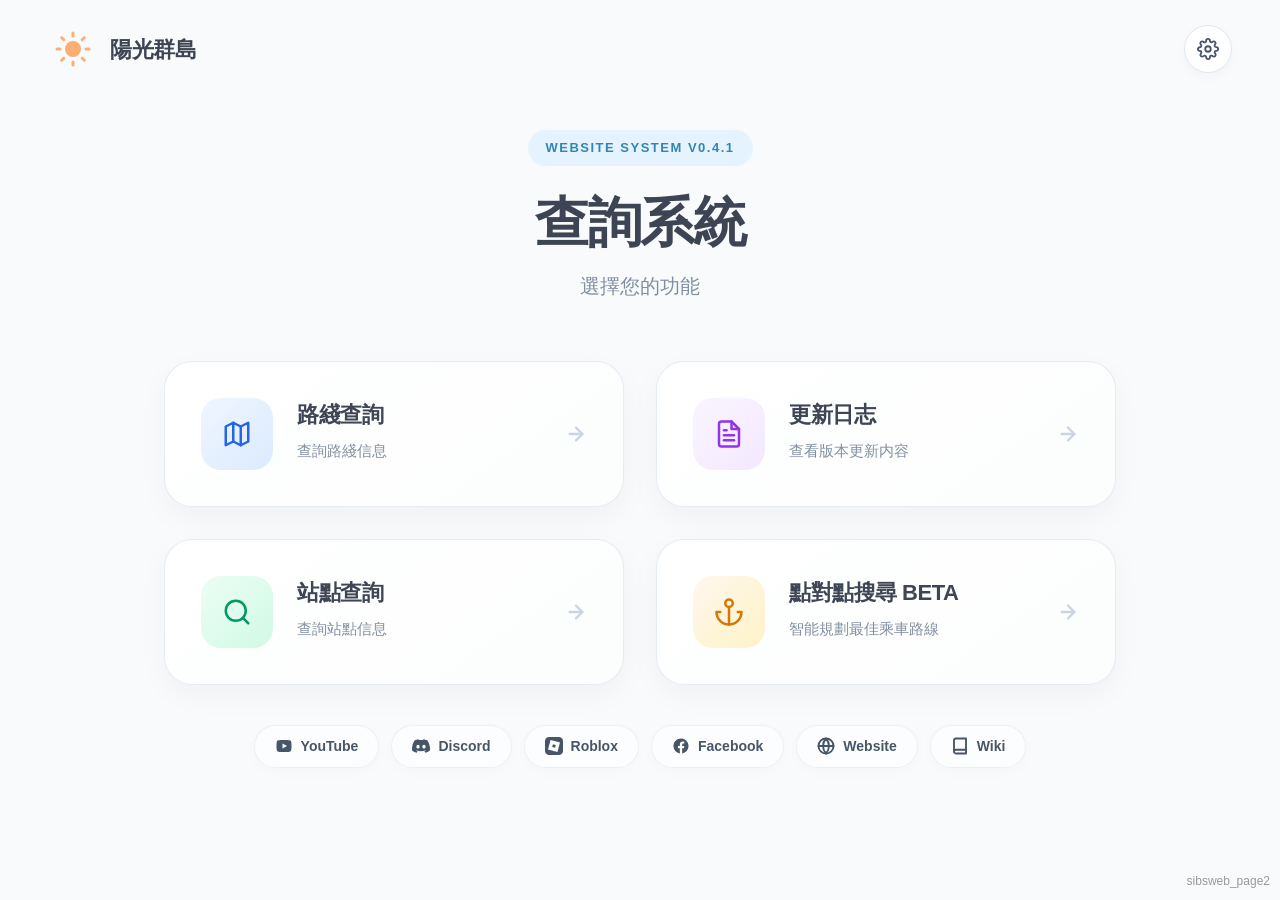
<file: index.html>
<!DOCTYPE html>
<html lang="zh-CN">
<head>
    <meta charset="UTF-8">
    <meta name="viewport" content="width=device-width, initial-scale=1.0, maximum-scale=1.0, user-scalable=no">
    <title>陽光群島巴士路綫查詢系統 | Sunshine Islands Bus Route Inquiry System</title>
    <link rel="stylesheet" href="style.css">
    <link rel="icon" type="image/png" href="loading.png">
</head>
<body>
    <div id="loadingScreen" class="screen loading-screen">
        <div class="loading-container">
            <h1 class="loading-title" data-lang-key="appTitle">陽光群島巴士路綫查詢系統 | Sunshine Islands Bus Route Inquiry System
            </h1>
            <div class="loading-img-wrap">
                <img src="loading.png" alt="加載中" class="loading-img">
            </div>
        </div>
        <div class="page-id-label">sibsweb_page1</div>
    </div>
    <div id="funcScreen" class="screen func-screen modern-func-screen hidden">
        <div class="modern-navbar">
            <div class="nav-brand">
                <svg xmlns="http://www.w3.org/2000/svg" viewBox="0 0 100 100" width="50" height="50">
                    <circle cx="50" cy="50" r="16" fill="#FDAE73" />
                    <g stroke="#FDAE73" stroke-width="6" stroke-linecap="round">
                        <line x1="50" y1="18" x2="50" y2="24" />
                        <line x1="50" y1="18" x2="50" y2="24" transform="rotate(45 50 50)" />
                        <line x1="50" y1="18" x2="50" y2="24" transform="rotate(90 50 50)" />
                        <line x1="50" y1="18" x2="50" y2="24" transform="rotate(135 50 50)" />
                        <line x1="50" y1="18" x2="50" y2="24" transform="rotate(180 50 50)" />
                        <line x1="50" y1="18" x2="50" y2="24" transform="rotate(225 50 50)" />
                        <line x1="50" y1="18" x2="50" y2="24" transform="rotate(270 50 50)" />
                        <line x1="50" y1="18" x2="50" y2="24" transform="rotate(315 50 50)" />
                    </g>
                </svg>
                <span class="brand-text" data-lang-key="brand"></span>
            </div>
            <div class="nav-actions">
                <button id="settingsBtn" class="modern-icon-btn" title="Settings">
                    <svg viewBox="0 0 24 24" width="22" height="22" stroke="currentColor" stroke-width="2" fill="none"
                        stroke-linecap="round" stroke-linejoin="round">
                        <circle cx="12" cy="12" r="3"></circle>
                        <path
                            d="M19.4 15a1.65 1.65 0 0 0 .33 1.82l.06.06a2 2 0 0 1 0 2.83 2 2 0 0 1-2.83 0l-.06-.06a1.65 1.65 0 0 0-1.82-.33 1.65 1.65 0 0 0-1 1.51V21a2 2 0 0 1-2 2 2 2 0 0 1-2-2v-.09A1.65 1.65 0 0 0 9 19.4a1.65 1.65 0 0 0-1.82.33l-.06.06a2 2 0 0 1-2.83 0 2 2 0 0 1 0-2.83l.06-.06a1.65 1.65 0 0 0 .33-1.82 1.65 1.65 0 0 0-1.51-1H3a2 2 0 0 1-2-2 2 2 0 0 1 2-2h.09A1.65 1.65 0 0 0 4.6 9a1.65 1.65 0 0 0-.33-1.82l-.06-.06a2 2 0 0 1 0-2.83 2 2 0 0 1 2.83 0l.06.06a1.65 1.65 0 0 0 1.82.33H9a1.65 1.65 0 0 0 1-1.51V3a2 2 0 0 1 2-2 2 2 0 0 1 2 2v.09a1.65 1.65 0 0 0 1 1.51 1.65 1.65 0 0 0 1.82-.33l.06-.06a2 2 0 0 1 2.83 0 2 2 0 0 1 0 2.83l-.06.06a1.65 1.65 0 0 0-.33 1.82V9a1.65 1.65 0 0 0 1.51 1H21a2 2 0 0 1 2 2 2 2 0 0 1-2 2h-.09a1.65 1.65 0 0 0-1.51 1z">
                        </path>
                    </svg>
                </button>
            </div>
        </div>
        <div class="app-content func-content modern-func-content">
            <div class="hero-section">
                <div class="hero-badge" data-lang-key="version">v0.4.1</div>
                <h1 class="hero-title" data-lang-key="appTitle"></h1>
                <p class="hero-subtitle" data-lang-key="funcTitle1"></p>
            </div>
            <div class="modern-card-grid">
                <div id="routeSelectFunc" class="modern-card">
                    <div class="card-icon-wrapper blue-gradient">
                        <svg viewBox="0 0 24 24" width="30" height="30" stroke="currentColor" stroke-width="2"
                            fill="none" stroke-linecap="round" stroke-linejoin="round">
                            <polygon points="3 6 9 3 15 6 21 3 21 18 15 21 9 18 3 21"></polygon>
                            <line x1="9" y1="3" x2="9" y2="18"></line>
                            <line x1="15" y1="6" x2="15" y2="21"></line>
                        </svg>
                    </div>
                    <div class="card-text">
                        <h3 data-lang-key="routeSelect"></h3>
                        <p data-lang-key="routeSelectDesc"></p>
                    </div>
                    <div class="card-arrow">
                        <svg viewBox="0 0 24 24" width="22" height="22" stroke="currentColor" stroke-width="2.5"
                            fill="none" stroke-linecap="round" stroke-linejoin="round">
                            <line x1="5" y1="12" x2="19" y2="12"></line>
                            <polyline points="12 5 19 12 12 19"></polyline>
                        </svg>
                    </div>
                </div>
                <div id="updateLogFunc" class="modern-card">
                    <div class="card-icon-wrapper purple-gradient">
                        <svg viewBox="0 0 24 24" width="30" height="30" stroke="currentColor" stroke-width="2"
                            fill="none" stroke-linecap="round" stroke-linejoin="round">
                            <path d="M14 2H6a2 2 0 0 0-2 2v16a2 2 0 0 0 2 2h12a2 2 0 0 0 2-2V8z"></path>
                            <polyline points="14 2 14 8 20 8"></polyline>
                            <line x1="16" y1="13" x2="8" y2="13"></line>
                            <line x1="16" y1="17" x2="8" y2="17"></line>
                            <polyline points="10 9 9 9 8 9"></polyline>
                        </svg>
                    </div>
                    <div class="card-text">
                        <h3 data-lang-key="updateLog"></h3>
                        <p data-lang-key="updateLogDesc"></p>
                    </div>
                    <div class="card-arrow">
                        <svg viewBox="0 0 24 24" width="22" height="22" stroke="currentColor" stroke-width="2.5"
                            fill="none" stroke-linecap="round" stroke-linejoin="round">
                            <line x1="5" y1="12" x2="19" y2="12"></line>
                            <polyline points="12 5 19 12 12 19"></polyline>
                        </svg>
                    </div>
                </div>
                <div id="stationSearchFunc" class="modern-card">
                    <div class="card-icon-wrapper"
                        style="background: linear-gradient(135deg, #ecfdf5 0%, #d1fae5 100%); color: #059669;">
                        <svg viewBox="0 0 24 24" width="30" height="30" stroke="currentColor" stroke-width="2"
                            fill="none" stroke-linecap="round" stroke-linejoin="round">
                            <circle cx="11" cy="11" r="8"></circle>
                            <line x1="21" y1="21" x2="16.65" y2="16.65"></line>
                        </svg>
                    </div>
                    <div class="card-text">
                        <h3 data-lang-key="stationSearcher"></h3>
                        <p data-lang-key="stationSearcherDec"></p>
                    </div>
                    <div class="card-arrow">
                        <svg viewBox="0 0 24 24" width="22" height="22" stroke="currentColor" stroke-width="2.5"
                            fill="none" stroke-linecap="round" stroke-linejoin="round">
                            <line x1="5" y1="12" x2="19" y2="12"></line>
                            <polyline points="12 5 19 12 12 19"></polyline>
                        </svg>
                    </div>
                </div>
                <div id="p2pSearchFunc" class="modern-card">
                    <div class="card-icon-wrapper"
                        style="background: linear-gradient(135deg, #fff7ed 0%, #fef3c7 100%); color: #d97706;">
                        <svg viewBox="0 0 24 24" width="30" height="30" stroke="currentColor" stroke-width="2"
                            fill="none" stroke-linecap="round" stroke-linejoin="round">
                            <circle cx="12" cy="5" r="3"></circle>
                            <line x1="12" y1="22" x2="12" y2="8"></line>
                            <path d="M5 12H2a10 10 0 0 0 20 0h-3"></path>
                        </svg>
                    </div>
                    <div class="card-text">
                        <h3 data-lang-key="p2pSearch">點對點搜尋</h3>
                        <p data-lang-key="p2pSearchDesc">智能規劃最佳乘車路線</p>
                    </div>
                    <div class="card-arrow">
                        <svg viewBox="0 0 24 24" width="22" height="22" stroke="currentColor" stroke-width="2.5"
                            fill="none" stroke-linecap="round" stroke-linejoin="round">
                            <line x1="5" y1="12" x2="19" y2="12"></line>
                            <polyline points="12 5 19 12 12 19"></polyline>
                        </svg>
                    </div>
                </div>
            </div>
            <div class="social-links-container">
                <a href="https://www.youtube.com/channel/UCy4qUq7gFDdpBgR3399RR8g" target="_blank"
                    class="social-btn youtube-btn" title="YouTube">
                    <svg viewBox="0 0 24 24" fill="currentColor">
                        <path
                            d="M21.582,6.186c-0.23-0.86-0.908-1.538-1.768-1.768C18.254,4,12,4,12,4S5.746,4,4.186,4.418c-0.86,0.23-1.538,0.908-1.768,1.768C2,7.746,2,12,2,12s0,4.254,0.418,5.814c0.23,0.86,0.908,1.538,1.768,1.768C5.746,20,12,20,12,20s6.254,0,7.814-0.418c0.86-0.23,1.538-0.908,1.768-1.768C22,16.254,22,12,22,12S22,7.746,21.582,6.186z M10,15.464V8.536L16,12L10,15.464z" />
                    </svg>
                    <span>YouTube</span>
                </a>
                <a href="https://www.google.com/url?q=https%3A%2F%2Fdiscord.gg%2FypXG35w&sa=D&sntz=1&usg=AOvVaw32uDiYkur_QfFHrPpGwPOH"
                    target="_blank" class="social-btn discord-btn" title="Discord">
                    <svg viewBox="0 0 24 24" fill="currentColor">
                        <path
                            d="M20.317 4.3698a19.7913 19.7913 0 00-4.8851-1.5152.0741.0741 0 00-.0785.0371c-.211.3753-.4447.8648-.6083 1.2495-1.8447-.2762-3.68-.2762-5.4868 0-.1636-.3933-.4058-.8742-.6177-1.2495a.077.077 0 00-.0785-.037 19.7363 19.7363 0 00-4.8852 1.515.0699.0699 0 00-.0321.0277C.5334 9.0458-.319 13.5799.0992 18.0578a.0824.0824 0 00.0312.0561c2.0528 1.5076 4.0413 2.4228 5.9929 3.0294a.0777.0777 0 00.0842-.0276c.4616-.6304.8731-1.2952 1.226-1.9942a.076.076 0 00-.0416-.1057c-.6528-.2476-1.2743-.5495-1.8722-.8923a.077.077 0 01-.0076-.1277c.1258-.0943.2517-.1923.3718-.2914a.0743.0743 0 01.0776-.0105c3.9278 1.7933 8.18 1.7933 12.0614 0a.0739.0739 0 01.0785.0095c.1202.099.246.1981.3728.2924a.077.077 0 01-.0066.1276 12.2986 12.2986 0 01-1.873.8914.0766.0766 0 00-.0407.1067c.3604.698.7719 1.3628 1.225 1.9932a.076.076 0 00.0842.0286c1.961-.6067 3.9495-1.5219 6.0023-3.0294a.077.077 0 00.0313-.0552c.5004-5.177-.8382-9.6739-3.5485-13.6604a.061.061 0 00-.0312-.0286zM8.02 15.3312c-1.1825 0-2.1569-1.0857-2.1569-2.419 0-1.3332.9555-2.4189 2.157-2.4189 1.2108 0 2.1757 1.0952 2.1568 2.419 0 1.3332-.9555 2.4189-2.1569 2.4189zm7.9748 0c-1.1825 0-2.1569-1.0857-2.1569-2.419 0-1.3332.9554-2.4189 2.1569-2.4189 1.2108 0 2.1757 1.0952 2.1568 2.419 0 1.3332-.946 2.4189-2.1568 2.4189Z" />
                    </svg>
                    <span>Discord</span>
                </a>
                <a href="https://www.google.com/url?q=https%3A%2F%2Fwww.roblox.com%2Fgames%2F1588965415&sa=D&sntz=1&usg=AOvVaw0rMMdCBnfR7Zp4Emm_MLn0"
                    target="_blank" class="social-btn roblox-btn" title="Roblox">
                    <svg viewBox="0 0 24 24">
                        <rect width="24" height="24" rx="5.5" fill="currentColor" />
                        <path fill-rule="evenodd" clip-rule="evenodd" d="M5.5 5.5h13v13H5.5z M10 10h4v4h-4z"
                            fill="#ffffff" transform="rotate(15 12 12)" />
                    </svg>
                    <span>Roblox</span>
                </a>
                <a href="https://www.google.com/url?q=https%3A%2F%2Fwww.facebook.com%2FSunshineIslandsRblx&sa=D&sntz=1&usg=AOvVaw18X8KpdiWmXV-ODhW_S8BF"
                    target="_blank" class="social-btn facebook-btn" title="Facebook">
                    <svg viewBox="0 0 24 24" fill="currentColor">
                        <path
                            d="M22 12c0-5.523-4.477-10-10-10S2 6.477 2 12c0 4.991 3.657 9.128 8.438 9.878v-6.987h-2.54V12h2.54V9.797c0-2.506 1.492-3.89 3.777-3.89 1.094 0 2.238.195 2.238.195v2.46h-1.26c-1.243 0-1.63.771-1.63 1.562V12h2.773l-.443 2.89h-2.33v6.988C18.343 21.128 22 16.991 22 12z" />
                    </svg>
                    <span>Facebook</span>
                </a>
                <a href="https://sites.google.com/view/sunshine-islands" target="_blank" class="social-btn website-btn"
                    title="Website">
                    <svg viewBox="0 0 24 24" fill="none" stroke="currentColor" stroke-width="2.5" stroke-linecap="round"
                        stroke-linejoin="round">
                        <circle cx="12" cy="12" r="10"></circle>
                        <line x1="2" y1="12" x2="22" y2="12"></line>
                        <path
                            d="M12 2a15.3 15.3 0 0 1 4 10 15.3 15.3 0 0 1-4 10 15.3 15.3 0 0 1-4-10 15.3 15.3 0 0 1 4-10z">
                        </path>
                    </svg>
                    <span>Website</span>
                </a>
                <a href="https://roblox.fandom.com/zh/wiki/%E9%99%BD%E5%85%89%E7%BE%A4%E5%B3%B6%E5%B7%B4%E5%A3%AB?variant=zh-hk"
                    target="_blank" class="social-btn wiki-btn" title="Wiki">
                    <svg viewBox="0 0 24 24" fill="none" stroke="currentColor" stroke-width="2.5" stroke-linecap="round"
                        stroke-linejoin="round">
                        <path d="M4 19.5v-15A2.5 2.5 0 0 1 6.5 2H20v20H6.5a2.5 2.5 0 0 1 0-5H20" />
                    </svg>
                    <span>Wiki</span>
                </a>
            </div>
        </div>
        <div class="page-id-label">sibsweb_page2</div>
    </div>
    <div id="inputScreen" class="screen input-screen hidden">
        <button id="backToFuncBtn" class="back-btn app-back-btn">
            <svg viewBox="0 0 24 24" width="24" height="24" stroke="currentColor" stroke-width="2.5" fill="none"
                stroke-linecap="round" stroke-linejoin="round">
                <line x1="19" y1="12" x2="5" y2="12"></line>
                <polyline points="12 19 5 12 12 5"></polyline>
            </svg>
        </button>
        <div class="app-header">
            <h1 class="app-title" data-lang-key="inputTitle"></h1>
        </div>
        <div class="app-content input-content">
            <div class="input-keyboard-suggest-wrap">
                <div id="routeSuggestPanel" class="route-suggest-panel">
                    <div class="suggest-header-wrap"
                        style="display: flex; justify-content: space-between; align-items: center; padding: 16px 20px 8px 20px;">
                        <div class="suggest-title" data-lang-key="suggestTitle" style="padding: 0; margin: 0;"></div>
                        <button id="randomRouteBtn" class="action-btn-modern"
                            style="width: 16px; height: 16px; min-width: 16px; min-height: 16px; background: #f1f5f9; color: #2563eb;">
                            <svg viewBox="0 0 24 24" width="20" height="20" stroke="currentColor" stroke-width="2.5"
                                fill="none" stroke-linecap="round" stroke-linejoin="round">
                                <polyline points="16 3 21 3 21 8"></polyline>
                                <line x1="4" y1="20" x2="21" y2="3"></line>
                                <polyline points="21 16 21 21 16 21"></polyline>
                                <line x1="15" y1="15" x2="21" y2="21"></line>
                                <line x1="4" y1="4" x2="9" y2="9"></line>
                            </svg>
                        </button>
                    </div>
                    <div id="suggestList" class="suggest-list custom-scrollbar-panel"></div>
                </div>
                <div class="keyboard-input-container">
                    <div class="input-container">
                        <input type="text" id="routeNumberInput" class="custom-input" readonly placeholder="輸入路綫"
                            data-lang-key="inputPlaceholder">
                    </div>
                    <div id="customKeyboard" class="custom-keyboard">
                        <div class="keyboard-grid">
                            <div class="key-group">
                                <button class="main-num-key" data-key="1">1</button>
                                <div class="key-sub-wrap">
                                    <button class="sub-letter-btn" data-key="A">A</button>
                                    <button class="sub-letter-btn" data-key="B">B</button>
                                    <button class="sub-letter-btn" data-key="C">C</button>
                                </div>
                            </div>
                            <div class="key-group">
                                <button class="main-num-key" data-key="2">2</button>
                                <div class="key-sub-wrap">
                                    <button class="sub-letter-btn" data-key="D">D</button>
                                    <button class="sub-letter-btn" data-key="E">E</button>
                                    <button class="sub-letter-btn" data-key="F">F</button>
                                </div>
                            </div>
                            <div class="key-group">
                                <button class="main-num-key" data-key="3">3</button>
                                <div class="key-sub-wrap">
                                    <button class="sub-letter-btn" data-key="G">G</button>
                                    <button class="sub-letter-btn" data-key="H">H</button>
                                    <button class="sub-letter-btn" data-key="I">I</button>
                                </div>
                            </div>
                            <div class="key-group">
                                <button class="main-num-key" data-key="4">4</button>
                                <div class="key-sub-wrap">
                                    <button class="sub-letter-btn" data-key="J">J</button>
                                    <button class="sub-letter-btn" data-key="K">K</button>
                                    <button class="sub-letter-btn" data-key="L">L</button>
                                </div>
                            </div>
                            <div class="key-group">
                                <button class="main-num-key" data-key="5">5</button>
                                <div class="key-sub-wrap">
                                    <button class="sub-letter-btn" data-key="M">M</button>
                                    <button class="sub-letter-btn" data-key="N">N</button>
                                    <button class="sub-letter-btn" data-key="O">O</button>
                                </div>
                            </div>
                            <div class="key-group">
                                <button class="main-num-key" data-key="6">6</button>
                                <div class="key-sub-wrap">
                                    <button class="sub-letter-btn" data-key="P">P</button>
                                    <button class="sub-letter-btn" data-key="Q">Q</button>
                                    <button class="sub-letter-btn" data-key="R">R</button>
                                </div>
                            </div>
                            <div class="key-group">
                                <button class="main-num-key" data-key="7">7</button>
                                <div class="key-sub-wrap">
                                    <button class="sub-letter-btn" data-key="S">S</button>
                                    <button class="sub-letter-btn" data-key="T">T</button>
                                    <button class="sub-letter-btn" data-key="U">U</button>
                                </div>
                            </div>
                            <div class="key-group">
                                <button class="main-num-key" data-key="8">8</button>
                                <div class="key-sub-wrap">
                                    <button class="sub-letter-btn" data-key="V">V</button>
                                    <button class="sub-letter-btn" data-key="W">W</button>
                                    <button class="sub-letter-btn" data-key="X">X</button>
                                </div>
                            </div>
                            <div class="key-group">
                                <button class="main-num-key" data-key="9">9</button>
                                <div class="key-sub-wrap">
                                    <button class="sub-letter-btn" data-key="Y">Y</button>
                                    <button class="sub-letter-btn" data-key="Z">Z</button>
                                    <button class="sub-letter-btn" data-key="§">§</button>
                                </div>
                            </div>
                            <div class="key-group">
                                <button id="keyboardClearBtn" class="func-key clear-key"
                                    data-lang-key="clearBtn"></button>
                            </div>
                            <div class="key-group">
                                <button class="main-num-key" data-key="0">0</button>
                                <div class="empty-sub-wrap"></div>
                            </div>
                            <div class="key-group">
                                <button id="keyboardDeleteBtn" class="func-key delete-key"
                                    data-lang-key="deleteBtn"></button>
                            </div>
                        </div>
                        <div class="keyboard-func-group">
                        </div>
                    </div>
                </div>
            </div>
        </div>
        <div class="page-id-label">sibsweb_page3</div>
    </div>
    <div id="stopScreen" class="screen stop-screen hidden">
        <button id="backToInputBtn" class="back-btn app-back-btn">
            <svg viewBox="0 0 24 24" width="24" height="24" stroke="currentColor" stroke-width="2.5" fill="none"
                stroke-linecap="round" stroke-linejoin="round">
                <line x1="19" y1="12" x2="5" y2="12"></line>
                <polyline points="12 19 5 12 12 5"></polyline>
            </svg>
        </button>
        <div class="app-header">
            <h1 class="app-title" id="stopPageTitle" data-lang-key="stopPageTitleWithRoute">test</h1>
        </div>
        <div class="app-content stop-content">
            <div id="stopContainer" class="stop-container">

            </div>
        </div>
        <div class="page-id-label">sibsweb_page4</div>
    </div>
    <div id="updateLogScreen" class="screen update-log-screen hidden">
        <button id="backToFuncFromLogBtn" class="back-btn app-back-btn">
            <svg viewBox="0 0 24 24" width="24" height="24" stroke="currentColor" stroke-width="2.5" fill="none"
                stroke-linecap="round" stroke-linejoin="round">
                <line x1="19" y1="12" x2="5" y2="12"></line>
                <polyline points="12 19 5 12 12 5"></polyline>
            </svg>
        </button>
        <div class="app-header">
            <h1 class="app-title" data-lang-key="updateLog"></h1>
            <div class="app-version">v0.4.1</div>
        </div>
        <div class="app-content log-content">
            <div id="updateLogPanel" class="update-log-panel app-card">
                <div class="log-meta">
                    <span class="log-version" id="logVersion" data-lang-key="logVersion"></span>
                    <span class="log-time" id="logTime" data-lang-key="logTime"></span>
                </div>
                <div class="log-list" id="logList">

                </div>
            </div>
        </div>
        <div class="page-id-label">sibsweb_page5</div>
    </div>
    <div id="stationSearchScreen" class="screen input-screen hidden">
        <button id="backToFuncFromStationBtn" class="back-btn app-back-btn">
            <svg viewBox="0 0 24 24" width="24" height="24" stroke="currentColor" stroke-width="2.5" fill="none"
                stroke-linecap="round" stroke-linejoin="round">
                <line x1="19" y1="12" x2="5" y2="12"></line>
                <polyline points="12 19 5 12 12 5"></polyline>
            </svg>
        </button>
        <div class="app-header">
            <h1 class="app-title" data-lang-key="stationSearcher"></h1>
        </div>
        <div class="app-content input-content"
            style="display: flex; flex-direction: column; align-items: center; padding-top: 30px;">
            <div style="width: 100%; max-width: 600px; position: relative;">
                <svg viewBox="0 0 24 24" width="20" height="20" stroke="#94a3b8" stroke-width="2.5" fill="none"
                    stroke-linecap="round" stroke-linejoin="round"
                    style="position: absolute; left: 16px; top: 15px; z-index: 2;">
                    <circle cx="11" cy="11" r="8"></circle>
                    <line x1="21" y1="21" x2="16.65" y2="16.65"></line>
                </svg>
                <input type="text" id="stationSearchInput" class="custom-input"
                    style="text-align: left; padding: 12px 16px 12px 46px; border-radius: 20px; box-shadow: 0 4px 12px rgba(0, 0, 0, 0.05); position: relative; z-index: 1;"
                    placeholder="找站點..." data-lang-key="searchStopPlaceholder">
            </div>
            <div id="stationListContainer" class="station-list-container"
                style="width: 100%; max-width: 600px; margin-top: 20px; background: #fff; border-radius: 16px; box-shadow: var(--shadow-sm); padding: 10px; flex: 1; max-height: calc(100vh - 200px); overflow-y: auto;">
            </div>
        </div>
        <div class="page-id-label">sibsweb_page6</div>
    </div>
    <div id="p2pScreen" class="screen input-screen hidden">
        <button id="backToFuncFromP2PBtn" class="back-btn app-back-btn">
            <svg viewBox="0 0 24 24" width="24" height="24" stroke="currentColor" stroke-width="2.5" fill="none"
                stroke-linecap="round" stroke-linejoin="round">
                <line x1="19" y1="12" x2="5" y2="12"></line>
                <polyline points="12 19 5 12 12 5"></polyline>
            </svg>
        </button>
        <div class="app-header">
            <h1 class="app-title" data-lang-key="p2pSearch">點對點搜尋</h1>
        </div>
        <div class="app-content input-content"
            style="display: flex; flex-direction: column; align-items: center; padding-top: 20px;">

            <div class="p2p-search-card">
                <div class="p2p-inputs-wrapper">
                    <div class="p2p-timeline-visual">
                        <div class="p-dot start"></div>
                        <div class="p-line"></div>
                        <div class="p-dot end"></div>
                    </div>

                    <div class="p2p-inputs-main">
                        <div class="p2p-input-group">
                            <input type="text" id="p2pStartInput" class="p2p-custom-input"
                                data-lang-key="p2pStartPlaceholder" placeholder="起點 " autocomplete="off">
                            <div id="p2pStartSuggest" class="p2p-suggest-panel hidden custom-scrollbar-panel"></div>
                        </div>
                        <div class="p2p-divider"></div>
                        <div class="p2p-input-group">
                            <input type="text" id="p2pEndInput" class="p2p-custom-input"
                                data-lang-key="p2pEndPlaceholder" placeholder="目的地" autocomplete="off">
                            <div id="p2pEndSuggest" class="p2p-suggest-panel hidden custom-scrollbar-panel"></div>
                        </div>
                    </div>

                    <button id="p2pSwapBtn" class="p2p-swap-btn" title="切換起訖點">
                        <svg viewBox="0 0 24 24" width="20" height="20" stroke="currentColor" stroke-width="2.5"
                            fill="none" stroke-linecap="round" stroke-linejoin="round">
                            <polyline points="16 3 21 3 21 8"></polyline>
                            <line x1="4" y1="20" x2="21" y2="3"></line>
                            <polyline points="21 16 21 21 16 21"></polyline>
                            <line x1="15" y1="15" x2="21" y2="21"></line>
                            <line x1="4" y1="4" x2="9" y2="9"></line>
                        </svg>
                    </button>
                </div>

                <div class="p2p-preferences-wrap">
                    <label class="p2p-radio-label active">
                        <input type="radio" name="p2pPref" value="lessTransfer" checked>
                        <span data-lang-key="p2pLessTransfer">最少轉乘</span>
                    </label>
                    <label class="p2p-radio-label">
                        <input type="radio" name="p2pPref" value="cheapest">
                        <span data-lang-key="p2pCheapest">最便宜</span>
                    </label>
                </div>

                <button id="p2pSearchBtn" class="p2p-submit-btn" data-lang-key="p2pPlanRoute">規劃路線</button>
            </div>

            <div class="p2p-stops-quick-pick">
                <div class="quick-pick-header" onclick="P2PManager.toggleStopsPanel()">
                    <span style="font-size: 14px; font-weight: 700; color: #64748b;"
                        data-lang-key="p2pQuickPick">快速選擇站點</span>
                    <svg id="stopsPanelArrow" viewBox="0 0 24 24" width="18" height="18" stroke="currentColor"
                        stroke-width="2.5" fill="none">
                        <polyline points="6 9 12 15 18 9"></polyline>
                    </svg>
                </div>
                <div id="p2pStopsGrid" class="p2p-stops-grid hidden custom-scrollbar-panel"></div>
            </div>

            <div id="p2pResultContainer" class="p2p-result-container"></div>

        </div>
        <div class="page-id-label">sibsweb_page7</div>
    </div>
    <div id="p2pDetailScreen" class="screen stop-screen hidden">
        <button id="backToP2PBtn" class="back-btn app-back-btn">
            <svg viewBox="0 0 24 24" width="24" height="24" stroke="currentColor" stroke-width="2.5" fill="none"
                stroke-linecap="round" stroke-linejoin="round">
                <line x1="19" y1="12" x2="5" y2="12"></line>
                <polyline points="12 19 5 12 12 5"></polyline>
            </svg>
        </button>
        <div class="app-header">
            <h1 class="app-title" data-lang-key="p2pBoardingPass">路線詳情 (Boarding Pass)</h1>
        </div>
        <div class="app-content stop-content">
            <div id="p2pDetailContainer" class="p2p-detail-container">
            </div>
        </div>
        <div class="page-id-label">sibsweb_p2p_detail</div>
    </div>
    <div id="settingsModal" class="modern-modal-overlay hidden">
        <div class="timetable-panel-content">
            <div class="timetable-panel-header-modern">
                <h3>設定 / Settings</h3>
                <button id="closeSettingsBtn" class="timetable-panel-close-modern">
                    <svg viewBox="0 0 24 24" width="24" height="24" stroke="currentColor" stroke-width="2" fill="none"
                        stroke-linecap="round" stroke-linejoin="round">
                        <line x1="18" y1="6" x2="6" y2="18"></line>
                        <line x1="6" y1="6" x2="18" y2="18"></line>
                    </svg>
                </button>
            </div>
            <div class="timetable-shift-card-modern">
                <div class="setting-group">
                    <div class="setting-label">
                        <svg viewBox="0 0 24 24" width="18" height="18" stroke="currentColor" stroke-width="2"
                            fill="none" stroke-linecap="round" stroke-linejoin="round" style="margin-right: 8px;">
                            <circle cx="12" cy="12" r="10"></circle>
                            <line x1="2" y1="12" x2="22" y2="12"></line>
                            <path
                                d="M12 2a15.3 15.3 0 0 1 4 10 15.3 15.3 0 0 1-4 10 15.3 15.3 0 0 1-4-10 15.3 15.3 0 0 1 4-10z">
                            </path>
                        </svg>
                        語言 / Language
                    </div>
                    <div class="lang-toggle-container">
                        <button id="modalSwitchZhBtn" class="lang-toggle active" data-lang-key="zhBtn">中文</button>
                        <button id="modalSwitchEnBtn" class="lang-toggle" data-lang-key="enBtn">English</button>
                    </div>
                </div>

                <div class="setting-group">
                    <div class="setting-label">
                        <svg viewBox="0 0 24 24" width="18" height="18" stroke="currentColor" stroke-width="2"
                            fill="none" stroke-linecap="round" stroke-linejoin="round" style="margin-right: 8px;">
                            <rect x="3" y="3" width="18" height="18" rx="2" ry="2"></rect>
                            <line x1="9" y1="3" x2="9" y2="21"></line>
                        </svg>
                        右鍵選單 / Context Menu
                    </div>
                    <div class="lang-toggle-container">
                        <button id="menuCustomBtn" class="lang-toggle active">自訂 / Custom</button>
                        <button id="menuNativeBtn" class="lang-toggle">系統 / Native</button>
                    </div>
                </div>

                <div class="setting-group">
                    <div class="setting-label">
                        <svg viewBox="0 0 24 24" width="18" height="18" stroke="currentColor" stroke-width="2"
                            fill="none" stroke-linecap="round" stroke-linejoin="round" style="margin-right: 8px;">
                            <path d="M21 12.79A9 9 0 1 1 11.21 3 7 7 0 0 0 21 12.79z"></path>
                        </svg>
                        外觀 / Theme
                    </div>
                    <div class="theme-toggle-container">
                        <button id="themeLightBtn" class="theme-toggle" title="Light Mode">
                            <svg viewBox="0 0 24 24" width="20" height="20" stroke="currentColor" stroke-width="2.5"
                                fill="none">
                                <circle cx="12" cy="12" r="5"></circle>
                                <line x1="12" y1="1" x2="12" y2="3"></line>
                                <line x1="12" y1="21" x2="12" y2="23"></line>
                                <line x1="4.22" y1="4.22" x2="5.64" y2="5.64"></line>
                                <line x1="18.36" y1="18.36" x2="19.78" y2="19.78"></line>
                                <line x1="1" y1="12" x2="3" y2="12"></line>
                                <line x1="21" y1="12" x2="23" y2="12"></line>
                                <line x1="4.22" y1="19.78" x2="5.64" y2="18.36"></line>
                                <line x1="18.36" y1="5.64" x2="19.78" y2="4.22"></line>
                            </svg>
                        </button>
                        <button id="themeSystemBtn" class="theme-toggle active" title="System Theme">
                            <svg viewBox="0 0 24 24" width="20" height="20" stroke="currentColor" stroke-width="2.5"
                                fill="none">
                                <rect x="2" y="3" width="20" height="14" rx="2" ry="2"></rect>
                                <line x1="8" y1="21" x2="16" y2="21"></line>
                                <line x1="12" y1="17" x2="12" y2="21"></line>
                            </svg>
                        </button>
                        <button id="themeDarkBtn" class="theme-toggle" title="Dark Mode">
                            <svg viewBox="0 0 24 24" width="20" height="20" stroke="currentColor" stroke-width="2.5"
                                fill="none">
                                <path d="M21 12.79A9 9 0 1 1 11.21 3 7 7 0 0 0 21 12.79z"></path>
                            </svg>
                        </button>
                    </div>
                </div>
            </div>
        </div>
    </div>
    <div id="customContextMenu" class="custom-context-menu hidden">
        <div class="context-menu-item" id="ctxBackBtn">
            <svg viewBox="0 0 24 24" width="16" height="16" stroke="currentColor" stroke-width="2" fill="none">
                <path d="M3 9l9-7 9 7v11a2 2 0 0 1-2 2H5a2 2 0 0 1-2-2z"></path>
                <polyline points="9 22 9 12 15 12 15 22"></polyline>
            </svg>
            <span data-lang-key="backToHome">回首頁 / Home</span>
        </div>
        <div class="context-menu-item" id="ctxReloadBtn">
            <svg viewBox="0 0 24 24" width="16" height="16" stroke="currentColor" stroke-width="2" fill="none">
                <polyline points="23 4 23 10 17 10"></polyline>
                <path d="M20.49 15a9 9 0 1 1-2.12-9.36L23 10"></path>
            </svg>
            <span data-lang-key="reloadPage">重新載入 / Reload</span>
        </div>
        <div class="context-menu-divider"></div>
        <div class="context-menu-item" id="ctxSettingsBtn">
            <svg viewBox="0 0 24 24" width="16" height="16" stroke="currentColor" stroke-width="2" fill="none">
                <circle cx="12" cy="12" r="3"></circle>
                <path
                    d="M19.4 15a1.65 1.65 0 0 0 .33 1.82l.06.06a2 2 0 0 1 0 2.83 2 2 0 0 1-2.83 0l-.06-.06a1.65 1.65 0 0 0-1.82-.33 1.65 1.65 0 0 0-1 1.51V21a2 2 0 0 1-2 2 2 2 0 0 1-2-2v-.09A1.65 1.65 0 0 0 9 19.4a1.65 1.65 0 0 0-1.82.33l-.06.06a2 2 0 0 1-2.83 0 2 2 0 0 1 0-2.83l.06-.06a1.65 1.65 0 0 0 .33-1.82 1.65 1.65 0 0 0-1.51-1H3a2 2 0 0 1-2-2 2 2 0 0 1 2-2h.09A1.65 1.65 0 0 0 4.6 9a1.65 1.65 0 0 0-.33-1.82l-.06-.06a2 2 0 0 1 0-2.83 2 2 0 0 1 2.83 0l.06.06a1.65 1.65 0 0 0 1.82.33H9a1.65 1.65 0 0 0 1-1.51V3a2 2 0 0 1 2-2 2 2 0 0 1 2 2v.09a1.65 1.65 0 0 0 1 1.51 1.65 1.65 0 0 0 1.82-.33l.06-.06a2 2 0 0 1 2.83 0 2 2 0 0 1 0 2.83l-.06.06a1.65 1.65 0 0 0-.33 1.82V9a1.65 1.65 0 0 0 1.51 1H21a2 2 0 0 1 2 2 2 2 0 0 1-2 2h-.09a1.65 1.65 0 0 0-1.51 1z">
                </path>
            </svg>
            <span data-lang-key="settings">設定 / Settings</span>
        </div>
    </div>
    <script src="lang.js"></script>
    <script src="routedata.js"></script>
    <script src="updatelog.js"></script>
    <script src="script.js"></script>
</body>
</html>
</file>
<file: style.css>
.app-header {
    position: relative !important;
}

.page-id-label {
    position: fixed;
    bottom: 10px;
    right: 10px;
    font-size: 12px;
    color: var(--text-tertiary);
    z-index: 999;
}

.loading-screen {
    display: flex;
    flex-direction: column;
    align-items: center;
    justify-content: center;
    background: linear-gradient(135deg, var(--primary-color) 0%, #5c6bc0 100%);
}

.loading-container {
    text-align: center;
    color: white;
}

.loading-title {
    font-size: 28px;
    margin-bottom: 30px;
    font-weight: 600;
    text-shadow: 0 2px 4px rgba(0, 0, 0, 0.1);
    letter-spacing: 1px;
}

html[lang="en-US"] .loading-title {
    font-size: 24px;
    letter-spacing: 0.5px;
}

.loading-img-wrap {
    width: 400px;
    height: 400px;
    margin: 0 auto;
}

.loading-img {
    width: 100%;
    height: 100%;
    object-fit: contain;
}

.func-content {
    padding-top: 30px;
}

.func-card-container {
    display: flex;
    flex-direction: column;
    gap: 20px;
    max-width: 500px;
    margin: 0 auto;
}

.func-card {
    display: flex;
    align-items: center;
    padding: 20px;
    cursor: pointer;
    border-radius: var(--radius-lg);
    background: var(--bg-white);
    box-shadow: var(--shadow-sm);
    transition: var(--transition-base);
}

.route-badge,
.shift-tag {
    box-shadow: none !important;
}

.func-card:hover {
    transform: translateY(-4px);
    box-shadow: var(--shadow-md);
}

.func-card-icon {
    font-size: 32px;
    margin-right: 20px;
    width: 60px;
    height: 60px;
    border-radius: var(--radius-md);
    background: var(--primary-light);
    color: var(--primary-color);
    display: flex;
    align-items: center;
    justify-content: center;
}

.func-card-content {
    flex: 1;
}

.func-card-title {
    font-size: 18px;
    font-weight: 600;
    margin-bottom: 8px;
    color: var(--text-primary);
}

/* 英文模式下功能卡片标题调整 */
html[lang="en-US"] .func-card-title {
    font-size: 17px;
}

.func-card-desc {
    font-size: 14px;
    color: var(--text-secondary);
    line-height: 1.4;
}

html[lang="en-US"] .func-card-desc {
    font-size: 13px;
    line-height: 1.5;
}

.func-card-arrow {
    font-size: 20px;
    color: var(--text-tertiary);
    transition: var(--transition-base);
}

.func-card:hover .func-card-arrow {
    color: var(--primary-color);
    transform: translateX(5px);
}

/* ============================
   更新日志页面 (updateLogScreen)
   ============================ */
.log-content {
    padding-top: 30px;
}

.update-log-screen .app-content {
    padding: 20px;
}

.update-log-panel {
    max-width: 800px;
    margin: 0 auto;
    background: white;
    border-radius: var(--radius-lg);
    padding: 30px;
    box-shadow: var(--shadow-md);
}

.close-log-btn {
    width: 30px;
    height: 30px;
    border-radius: 50%;
    background: #f5f5f7;
    border: none;
    font-size: 16px;
    color: var(--text-secondary);
    cursor: pointer;
    display: flex;
    align-items: center;
    justify-content: center;
    transition: var(--transition-base);
}

.close-log-btn:hover {
    background: #eee;
    color: var(--text-primary);
    transform: rotate(90deg);
}

.log-meta {
    display: flex;
    gap: 15px;
    margin-bottom: 20px;
    font-size: 14px;
    color: var(--text-secondary);
    padding-bottom: 15px;
    border-bottom: 1px solid #eee;
}

.log-version {
    font-weight: 600;
    color: var(--primary-color);
}

.log-list {
    display: flex;
    flex-direction: column;
    gap: 25px;
}

.log-item {
    padding-bottom: 20px;
    border-bottom: 1px solid #eee;
}

.log-item:last-child {
    border-bottom: none;
}

.log-item-header {
    display: flex;
    justify-content: space-between;
    align-items: center;
    margin-bottom: 15px;
}

.log-item-version {
    font-size: 16px;
    font-weight: 600;
    color: var(--primary-color);
}

.log-item-time {
    font-size: 12px;
    color: var(--text-tertiary);
    background: #f5f5f7;
    padding: 4px 8px;
    border-radius: 4px;
}

.log-item-content ul {
    padding-left: 20px;
    margin: 0;
}

.log-item-content li {
    margin-bottom: 8px;
    line-height: 1.6;
    color: var(--text-primary);
}

.log-item-content li:before {
    content: "•";
    color: var(--primary-color);
    font-weight: bold;
    margin-right: 8px;
}

/* ============================
   输入页面 (inputScreen) - 核心优化
   ============================ */
.input-content {
    padding-top: 20px;
    width: 80%;
    max-width: 1200px;
    margin: 0 auto;
    padding-left: 15px;
    padding-right: 15px;
}

.route-suggest-panel {
    flex: 1.5;
    min-width: 300px;
    background: white;
    border-radius: var(--radius-lg);
    padding: 20px;
    box-shadow: var(--shadow-md);
    height: fit-content;
    max-width: 450px;
    max-height: 600px;
    overflow-y: auto;
    display: block !important;
}

.suggest-route-num-wrap {
    display: flex;
    align-items: center;
}

.input-container {
    background: transparent !important;
    padding: 0 !important;
    box-shadow: none !important;
    width: 100%;
}

.input-title-wrap {
    text-align: center;
}

.input-title {
    font-size: 18px;
    margin-bottom: 20px;
    color: var(--text-primary);
}

html[lang="en-US"] .input-title {
    font-size: 17px;
}

.input-box {
    max-width: 400px;
    margin: 0 auto;
    width: 100%;
}

.input-field-wrap {
    display: flex;
    flex-direction: column;
    gap: 8px;
}

.input-field-wrap label {
    font-size: 14px;
    color: var(--text-secondary);
    text-align: left;
}

.custom-input {
    width: 100% !important;
    height: 50px !important;
    font-size: 15px;
    font-weight: 700;
    background: #ffffff !important;
    border-radius: 12px !important;
    border: 1px solid #e2e8f0 !important;
    box-shadow: 0 4px 12px rgba(0, 0, 0, 0.05) !important;
    text-align: center;
}

.custom-input:focus {
    border-color: var(--primary-color) !important;
    box-shadow: 0 0 0 3px var(--primary-light) !important;
}

.custom-keyboard {
    background: white;
    border-radius: var(--radius-lg);
    padding: 20px;
    box-shadow: var(--shadow-md);
    width: 100%;
    flex: 1;
    display: flex !important;
    flex-direction: column;
    justify-content: center;
}

.keyboard-grid {
    display: flex;
    flex-wrap: wrap;
    gap: 10px;
    justify-content: center;
    margin-bottom: 15px;
}

.key-group {
    display: flex;
    flex-direction: column;
    gap: 5px;
    width: calc(33.333% - 10px);
}

.key-group-empty {
    width: calc(33.333% - 10px);
}

.main-num-key,
.func-key {
    height: 60px;
    border: none;
    border-radius: var(--radius-md);
    background: var(--primary-color);
    color: white;
    font-size: 20px;
    font-weight: 600;
    cursor: pointer;
    transition: var(--transition-base);
}

/* 禁用按键样式强化：更明显的灰色，区分有效/无效 */
.main-num-key:disabled {
    background: #e0e0e0;
    color: var(--text-tertiary);
    cursor: not-allowed;
    opacity: 0.5;
}

.main-num-key:hover:not(:disabled) {
    background: var(--primary-dark);
    transform: translateY(-2px);
    box-shadow: 0 4px 8px rgba(74, 144, 226, 0.2);
}

.key-sub-wrap {
    display: flex;
    gap: 5px;
}

.sub-letter-btn {
    flex: 1;
    height: 30px;
    border: none;
    border-radius: var(--radius-sm);
    background: var(--primary-color);
    color: white;
    font-size: 14px;
    cursor: pointer;
    transition: var(--transition-base);
}

.sub-letter-btn:disabled {
    background: #e0e0e0;
    color: var(--text-tertiary);
    cursor: not-allowed;
    opacity: 0.5;
}

.sub-letter-btn:hover:not(:disabled) {
    background: var(--primary-dark);
}

.keyboard-func-group {
    display: flex;
    gap: 10px;
    justify-content: center;
}

.suggest-title {
    font-size: 20px;
    font-weight: 600;
    margin-bottom: 15px;
    color: var(--text-primary);
    text-align: center;
}

.suggest-route-num {
    font-weight: bold;
    font-size: 16px;
    color: #333;
    background: #f0f0f0;
    padding: 2px 8px;
    border-radius: 4px;
}

.suggest-shifts-container {
    padding-left: 4px;
}

.shift-info-item {
    font-size: 13px;
    line-height: 1.5;
    margin-bottom: 4px;
}

.shift-name {
    font-weight: 500;
    color: #555;
}

.shift-route {
    color: #666;
}

/* 英文模式下方向标签宽度调整 */
html[lang="en-US"] .dir-label {
    min-width: 90px;
    /* 适配英文Start Point/End Point宽度 */
}

.route-header {
    display: flex;
    align-items: center;
    gap: 20px;
    flex-wrap: wrap;
    padding-bottom: 20px;
    border-bottom: 2px solid #f8faff;
}

.route-identity {
    display: flex;
    align-items: center;
    gap: 12px;
    flex-shrink: 0;
}

.route-color-block {
    display: none;
}

/* 路线号容器 - 视觉焦点 */
.route-num-color-wrap {
    display: flex;
    align-items: center;
    gap: 16px;
    flex-shrink: 0;
}

/* 标签内部光效 */
.shift-tag::after {
    content: '';
    position: absolute;
    top: 0;
    left: -100%;
    width: 100%;
    height: 100%;
    background: linear-gradient(90deg, transparent, rgba(255, 255, 255, 0.2), transparent);
}

/* 班次图标 */
.shift-icon {
    font-size: 16px;
    opacity: 0.9;
}

.shift-text {
    line-height: 1;
}

/* 班次标题 */
.shift-title-cell {
    font-size: 16px;
    font-weight: 600;
    color: #1a1a1a;
    margin-bottom: 15px;
    padding-bottom: 10px;
    border-bottom: 1px solid #eee;
}

/* 运营时间按钮 - 现代渐变按钮 */
.timetable-btn {
    position: absolute !important;
    top: 24px !important;
    right: 24px !important;
    padding: 8px 14px !important;
    border-radius: 20px !important;
    font-size: 13px !important;
    background: #f0f4fc !important;
    color: var(--primary-color) !important;
    box-shadow: none !important;
    border: 1px solid #d6e4f9 !important;
    margin: 0 !important;
}

/* 按钮悬浮效果 */
.timetable-btn:hover {
    background: var(--primary-color) !important;
    color: white !important;
}

.timetable-btn .timetable-icon {
    font-size: 14px !important;
}

/* 3. 全新：精簡版行駛方向 UI 樣式 */
.clean-direction-ui {
    display: flex;
    align-items: center;
    gap: 12px;
    margin: 14px 0 6px 0;
    padding: 12px 18px;
    background: #f8fafc;
    border-radius: 12px;
    border: 1px solid #e2e8f0;
    width: fit-content;
}

.clean-direction-ui .dir-stop {
    font-size: 17px;
    font-weight: 700;
    color: #1e293b;
    letter-spacing: 0.5px;
}

.clean-direction-ui .dir-icon {
    font-size: 14px;
    color: #94a3b8;
    display: flex;
    align-items: center;
}

.clean-direction-ui .dir-stop.loop-text {
    font-size: 14px;
    color: #e53e3e;
    font-weight: 600;
}

/* 路线详情区域 - 网格布局 + 卡片式设计 */
.route-dest-container {
    display: grid;
    grid-template-columns: repeat(auto-fit, minmax(280px, 1fr));
    gap: 20px;
}

/* 详情项 - 现代卡片样式 */
.route-detail-item {
    padding: 24px;
    background: #f8f9fa;
    border-radius: 16px;
    border: 1px solid #f0f2ff;
    transition: all 0.3s ease;
    position: relative;
    overflow: hidden;
}

/* 详情项悬浮效果 */
.route-detail-item:hover {
    background: white;
    transform: translateY(-4px);
    box-shadow: 0 8px 24px rgba(0, 0, 0, 0.04);
    border-color: #e8f0fe;
}

/* 详情项左侧装饰条 */
.route-detail-item::before {
    content: '';
    position: absolute;
    left: 0;
    top: 0;
    bottom: 0;
    width: 4px;
    background: #4a90e2;
    border-radius: 0 2px 2px 0;
}

/* 主要文本（标签）- 现代排版 */
.main-text {
    font-size: 13px !important;
    font-weight: 600 !important;
    color: #666 !important;
    text-transform: uppercase;
    letter-spacing: 0.5px !important;
    margin-bottom: 8px !important;
    display: block !important;
}

/* 次要文本（值）- 突出显示 */
.sub-text {
    font-size: 16px !important;
    font-weight: 500 !important;
    color: #1a1a1a !important;
    line-height: 1.4 !important;
    display: block !important;
}

.dest-dir {
    margin-bottom: 8px;
}

.dir-label {
    font-size: 12px;
    color: #666;
    margin-bottom: 2px;
}

.dir-content {
    font-size: 14px;
    font-weight: 500;
}

.via-wrap,
.route-type-wrap {
    display: flex;
    align-items: flex-start;
    margin-bottom: 4px;
}

.via-label,
.type-label {
    font-size: 12px;
    color: #666;
    min-width: 60px;
}

.via-content,
.type-content {
    font-size: 13px;
    flex: 1;
    word-break: break-all;
}

.dest-dir,
.via-direction-cn,
.via-direction-en,
.route-type {
    font-size: 13px;
    display: flex;
}

.dest-dir .label,
.via-direction-cn .label,
.via-direction-en .label,
.route-type .label {
    font-weight: 600;
    color: var(--text-secondary);
    margin-right: 4px;
    min-width: 60px;
    /* 优化多语言标签宽度 */
}

/* 英文模式下标签宽度调整 */
html[lang="en-US"] .dest-dir .label,
html[lang="en-US"] .via-direction-cn .label,
html[lang="en-US"] .via-direction-en .label,
html[lang="en-US"] .route-type .label {
    min-width: 80px;
}

.via-direction-en {
    font-style: italic;
    color: #888;
}

.route-type {
    color: var(--text-secondary);
}

.toggle-direction-btn:hover:not(:disabled) {
    background: var(--primary-dark);
    transform: translateY(-2px);
    box-shadow: 0 4px 8px rgba(74, 144, 226, 0.2);
}

.pagination-control {
    display: flex;
    align-items: center;
    gap: 8px;
}

.pagination-btn {
    padding: 4px 10px;
    border: none;
    border-radius: 4px;
    background: var(--primary-color);
    color: white;
    font-size: 13px;
    cursor: pointer;
    transition: var(--transition-base);
}

.pagination-btn:disabled {
    background: #cccccc;
    color: var(--text-tertiary);
    cursor: not-allowed;
}

.pagination-btn:hover:not(:disabled) {
    background: var(--primary-dark);
}

.pagination-info {
    font-size: 13px;
    color: var(--text-secondary);
}

.pagination-info span {
    font-weight: 600;
    color: var(--primary-color);
}

/* 运营时间面板样式 - 支持回程切换 */
.timetable-direction-controls {
    display: flex;
    gap: 8px;
    margin-left: 15px;
}

.direction-btn {
    padding: 8px 16px;
    border: 1px solid #e8e8e8;
    border-radius: var(--radius-md);
    background: #ffffff;
    color: #333333;
    font-size: 14px;
    font-weight: 600;
    cursor: pointer;
    transition: var(--transition-base);
    position: relative;
    overflow: hidden;
}

.direction-btn::after {
    content: '';
    position: absolute;
    top: 0;
    left: 0;
    width: 100%;
    height: 100%;
    background: rgba(0, 0, 0, 0.02);
    transform: translateX(-100%);
    transition: transform 0.3s ease;
}

.direction-btn:hover::after {
    transform: translateX(0);
}

.direction-btn.active {
    border-color: var(--route-color, var(--primary-color));
    background: var(--route-color, var(--primary-color));
    color: white;
    box-shadow: 0 4px 12px rgba(74, 144, 226, 0.2);
}

.direction-btn:hover:not(.active) {
    border-color: #d0d0d0;
    background: #fafafa;
}

.direction-btn.disabled {
    opacity: 0.5;
    cursor: not-allowed;
}

.timetable-direction-info {
    font-size: 15px;
    font-weight: 600;
    color: var(--route-color, var(--primary-color));
    margin-bottom: 20px;
    padding: 12px 16px;
    background: rgba(74, 144, 226, 0.05);
    border-radius: var(--radius-md);
    border-left: 3px solid var(--route-color, var(--primary-color));
}

/* 1. 彻底取消no-seq线条淡化（优先级最高） */
.single-shift-seq-wrap.no-seq {
    border: none !important;
}

.single-shift-seq-wrap.no-seq .shift-seq-text {
    color: white !important;
    opacity: 0 !important;
}

/* 2. 有序号站点样式 */
.single-shift-seq-wrap:not(.no-seq):not(.shift-start-stop):not(.shift-end-stop):not(.shift-start-end-stop) {
    border: 2px solid var(--shift-color) !important;
    background: white !important;
}

/* 3. 起点/终点样式 */
.shift-start-stop,
.shift-end-stop,
.shift-start-end-stop {
    border: none !important;
    background: var(--shift-color) !important;
}

.shift-start-stop .shift-seq-text,
.shift-end-stop .shift-seq-text,
.shift-start-end-stop .shift-seq-text {
    color: white !important;
    font-weight: 600 !important;
}

.shift-seq-text {
    font-size: 13px;
    font-weight: 500;
    color: var(--shift-color);
    position: relative;
    z-index: 3;
}

.shift-title-premium {
    display: flex;
    align-items: center;
    font-size: 16px;
    font-weight: 600;
    margin-bottom: 14px;
    color: #1e293b;
}

.shift-color-rect {
    display: inline-block;
    width: 6px;
    height: 16px;
    border-radius: 3px;
    margin-right: 10px;
    flex-shrink: 0;
}

.timetable-panel-header {
    border-bottom: 2px solid #f1f5f9;
    padding-bottom: 20px;
    margin-bottom: 24px;
}

.panel-title {
    font-size: 24px;
    font-weight: 800;
    color: #0f172a;
    letter-spacing: -0.5px;
}

.switch-timetable-direction-btn {
    background: linear-gradient(135deg, var(--primary-color) 0%, #3a7bc9 100%);
    color: white;
    border: none;
    border-radius: 12px;
    padding: 12px 24px;
    cursor: pointer;
    font-size: 15px;
    font-weight: 600;
    box-shadow: 0 8px 16px rgba(74, 144, 226, 0.25);
    transition: all 0.3s ease;
    display: inline-flex;
    align-items: center;
}

.switch-timetable-direction-btn strong {
    font-size: 16px;
    margin-left: 6px;
    color: #ffffff;
    text-decoration: underline;
    text-decoration-thickness: 2px;
    text-underline-offset: 4px;
}

.switch-timetable-direction-btn:hover {
    transform: translateY(-3px);
    box-shadow: 0 12px 20px rgba(74, 144, 226, 0.35);
}

.timetable-shift-card {
    background: #ffffff;
    border-radius: 16px;
    padding: 24px;
    margin-bottom: 20px;
    border: 1px solid #e2e8f0;
    box-shadow: 0 4px 12px rgba(0, 0, 0, 0.03);
    transition: all 0.3s ease;
}

.timetable-shift-card:hover {
    border-color: #cbd5e1;
    box-shadow: 0 8px 24px rgba(0, 0, 0, 0.06);
}

/* 简化动画 */
@keyframes panelFadeIn {
    from {
        opacity: 0;
    }

    to {
        opacity: 1;
    }
}

@keyframes panelSlideUp {
    from {
        opacity: 0;
        transform: translateY(10px);
    }

    to {
        opacity: 1;
        transform: translateY(0);
    }
}

.panel-title {
    font-size: 20px;
    /* 缩小标题字号 */
    font-weight: 600;
    /* 降低字重，更柔和 */
    color: #1d1d1f;
    margin: 0;
    /* 清除默认边距 */
}

/* 关闭按钮 - 极简样式 */
.close-panel-btn {
    width: 36px;
    height: 36px;
    border-radius: 50%;
    background: #f9f9f9;
    border: none;
    font-size: 18px;
    color: #666;
    cursor: pointer;
    display: flex;
    align-items: center;
    justify-content: center;
    transition: all 0.2s ease;
}

.close-panel-btn:hover {
    background: #f1f1f1;
    color: #333;
    transform: rotate(90deg);
}

/* 方向切换区域 - 精简 */
.timetable-direction-wrap {
    margin-bottom: 20px;
}

.timetable-direction-label {
    font-size: 16px;
    font-weight: 600;
    color: var(--route-color, var(--primary-color));
    margin-bottom: 12px;
    padding: 8px 12px;
    background: rgba(74, 144, 226, 0.05);
    border-radius: 6px;
    display: inline-block;
}

.switch-timetable-direction-btn {
    background: var(--route-color, var(--primary-color));
    color: white;
    border: none;
    border-radius: 8px;
    padding: 10px 20px;
    cursor: pointer;
    font-size: 14px;
    font-weight: 600;
    transition: all 0.2s ease;
    margin-top: 8px;
}

.switch-timetable-direction-btn:hover {
    background: var(--primary-dark);
    transform: translateY(-2px);
    box-shadow: 0 4px 12px rgba(74, 144, 226, 0.2);
}

/* 1. 外層遮罩層：負責全螢幕佈局、彈窗置中與毛玻璃效果 */
.timetable-panel {
    position: fixed;
    top: 0;
    left: 0;
    width: 100vw;
    height: 100vh;

    /* 調整背景顏色與透明度，更低透明度能讓毛玻璃效果更通透 */
    background: rgba(0, 0, 0, 0.3) !important;

    /* 使用 Flexbox 完美的將子項目（彈窗內容）在畫面正中間對齊 */
    display: flex !important;
    align-items: center !important;
    justify-content: center !important;

    z-index: 1000;
    padding: 16px;
    box-sizing: border-box;

    /* 核心毛玻璃效果 (backdrop-filter) */
    backdrop-filter: blur(12px) saturate(180%);
    -webkit-backdrop-filter: blur(12px) saturate(180%);
    /* 確保支援 Safari 瀏覽器 */
}

/* 營運時間面板外層遮罩 - 毛玻璃效果 */
.timetable-panel-overlay {
    position: fixed;
    top: 0;
    left: 0;
    width: 100vw;
    height: 100vh;
    background-color: rgba(15, 23, 42, 0.3);
    /* 暗色半透明基底，讓毛玻璃更顯質感 */
    backdrop-filter: blur(12px);
    /* 核心：毛玻璃模糊效果 */
    -webkit-backdrop-filter: blur(12px);
    /* 支援 Safari 瀏覽器 */
    display: flex;
    align-items: center;
    /* 垂直居中 */
    justify-content: center;
    /* 水平居中 */
    z-index: 1000;
    /* 確保覆蓋在最上層 */
    animation: fadeInOverlay 0.3s ease;
}

.timetable-panel-content {
    display: flex !important;
    flex-direction: column !important;
    overflow: hidden !important;
    max-height: 85vh !important;
    box-sizing: border-box !important; /* 修正點：確保 padding 計算在 85vh 內 */
    
    /* 以下保留你原本的美觀設定 */
    background: #ffffff;
    border-radius: 24px;
    padding: 28px;
    width: 100%;
    max-width: 600px;
    box-shadow: 0 20px 40px rgba(0, 0, 0, 0.15);
    position: relative;
}

.fare-modal-body {
    flex: 1 1 0% !important; /* 修正點：將 basis 設為 0%，強迫內容遵循父層的最大高度 */
    overflow-y: auto !important;
    min-height: 0 !important;
    
    /* 現代化 UI 排版優化 */
    padding-right: 16px !important; /* 加大右側留白，避免文字貼緊滾動條 */
    margin-right: -8px !important;
    scroll-behavior: smooth; /* 增加原生平滑滾動體驗 */
}

.fare-modal-body::-webkit-scrollbar {
    width: 6px !important;
}
.fare-modal-body::-webkit-scrollbar-track {
    background: transparent !important;
    margin-top: 4px;
    margin-bottom: 16px; /* 讓滾動條軌道不要貼死上下邊緣 */
}
.fare-modal-body::-webkit-scrollbar-thumb {
    background-color: #cbd5e1 !important;
    border-radius: 8px !important;
}
.fare-modal-body::-webkit-scrollbar-thumb:hover {
    background-color: #94a3b8 !important;
}

.timetable-scroll-panel {
    flex: 1 1 0%; /* 強制收縮，觸發滾動 */
    overflow-y: auto;
    min-height: 0;
}

/* 確保卡片之間有適當間距 */
.timetable-shift-card-modern {
    margin-bottom: 20px; 
}
.timetable-shift-card-modern:last-child {
    margin-bottom: 0; 
}

.timetable-scroll-panel,
.station-list-container,
.level-unlock-list,
.modern-modal-overlay .timetable-shift-card-modern {
    flex: 1 1 auto !important;
    overflow-y: auto !important;
    min-height: 0 !important;
    padding-right: 6px !important;
    padding-bottom: 16px !important;
    margin-right: -8px !important;
}

/* 簡約進場動畫 */
@keyframes fadeInOverlay {
    from {
        opacity: 0;
    }

    to {
        opacity: 1;
    }
}

@keyframes slideUpContent {
    from {
        transform: translateY(30px);
        opacity: 0;
    }

    to {
        transform: translateY(0);
        opacity: 1;
    }
}

/* 班次卡片 - 极简风格 */
.timetable-shift-card {
    background: #f8f9fa;
    border-radius: 12px;
    padding: 20px;
    margin-bottom: 16px;
    border: none;
    box-shadow: 0 2px 8px rgba(0, 0, 0, 0.05);
}

.timetable-shift-card:hover {
    background: #ffffff;
    border-color: #e8e8e8;
}

/* 时间表表格 - 极致精简 */
.timetable-table {
    width: 100%;
    border-collapse: collapse;
}

.timetable-table td {
    padding: 8px 0;
    /* 大幅精简内边距 */
    vertical-align: top;
    font-size: 14px;
}

.timetable-label-cell {
    font-weight: 500;
    color: #666;
    width: 25%;
    /* 缩小标签列宽度 */
}

.timetable-value-cell {
    color: #1d1d1f;
    line-height: 1.5;
}

.timetable-value-cell strong {
    color: var(--route-color, var(--primary-color));
    font-size: 16px;
    font-weight: 600;
    background: rgba(74, 144, 226, 0.08);
    padding: 2px 8px;
    border-radius: 4px;
}

/* 发车间隔列表 - 极简设计 */
.interval-list {
    list-style: none;
    padding: 0;
    margin: 0;
    display: flex;
    flex-direction: column;
    gap: 8px;
    /* 缩小间距 */
}

.interval-list li {
    padding: 10px 16px;
    background: #ffffff;
    border-radius: 8px;
    display: flex;
    justify-content: space-between;
    align-items: center;
    border: 1px solid #f1f3f5;
    margin-bottom: 8px;
}

/* 空提示样式 - 精简 */
.empty-tip {
    text-align: center;
    padding: 40px 20px;
    /* 精简内边距 */
    color: #999;
    font-size: 14px;
    background: #fafafa;
    border-radius: 8px;
    border: 1px dashed #e0e0e0;
    margin: 16px 0;
}

.func-key.disabled,
.func-key:disabled {
    background: #cccccc !important;
    color: var(--text-tertiary) !important;
    cursor: not-allowed !important;
    opacity: 0.7 !important;
}

.func-key:not(.disabled) {
    background: #28a745 !important;
    color: white !important;
}

.func-key:not(.disabled):hover {
    background: #218838 !important;
    transform: scale(1.02);
    box-shadow: 0 4px 8px rgba(40, 167, 69, 0.2);
}

/* ========== 路线详情区（网格布局）- 全新设计 ========== */
.route-details {
    display: grid;
    grid-template-columns: repeat(auto-fit, minmax(280px, 1fr));
    gap: 20px;
}

/* 详情项通用样式（卡片化） */
.detail-item {
    display: flex;
    align-items: flex-start;
    gap: 16px;
    padding: 20px;
    background: linear-gradient(135deg, #f8f9ff 0%, #f5f7ff 100%);
    border-radius: 16px;
    transition: all 0.3s ease;
    border: 1px solid #eef2ff;
    position: relative;
    overflow: hidden;
}

/* 详情项hover效果 */
.detail-item::before {
    content: '';
    position: absolute;
    top: 0;
    left: 0;
    width: 4px;
    height: 100%;
    background: #4a90e2;
    opacity: 0;
    transition: opacity 0.3s ease;
}

.detail-item:hover {
    background: #ffffff;
    transform: translateY(-3px);
    box-shadow: 0 6px 16px rgba(74, 144, 226, 0.08);
}

.detail-item:hover::before {
    opacity: 1;
}

/* 详情图标（强化视觉） */
.detail-icon {
    font-size: 24px;
    color: #4a90e2;
    margin-top: 2px;
    flex-shrink: 0;
    width: 32px;
    height: 32px;
    text-align: center;
    line-height: 32px;
    background: rgba(74, 144, 226, 0.1);
    border-radius: 50%;
    transition: all 0.3s ease;
}

.detail-item:hover .detail-icon {
    transform: scale(1.15);
    background: rgba(74, 144, 226, 0.2);
}

/* 详情内容（主次分明） */
.detail-content {
    flex: 1;
}

.detail-label {
    font-size: 16px;
    color: #666666;
    margin-bottom: 6px;
    font-weight: 600;
    text-transform: uppercase;
    letter-spacing: 0.5px;
}

.detail-value {
    font-size: 15px;
    color: #1a1a1a;
    line-height: 1.5;
    word-break: break-all;
}

/* 主要内容（标签）：粗体大字（匹配 driveDirection/viaDirection/routeType 标签） */
.driveDirection-label,
.viaDirection-label,
.routeType-label {
    font-size: 16px;
    /* 大字 */
    font-weight: 700;
    /* 粗体 */
    color: #1a1a1a;
    /* 深色突出 */
    margin-bottom: 6px;
    letter-spacing: 0.5px;
    display: block;
    /* 确保标签独占一行，视觉更清晰 */
}

/* 次要内容（值）：常规大小（匹配 driveDirection/viaDirection/routeType 对应数值） */
.driveDirection-content,
.viaDirection-content,
.routeType-content {
    font-size: 14px;
    /* 常规大小 */
    font-weight: 400;
    /* 常规字重 */
    color: #333;
    /* 稍浅，突出主要内容 */
    line-height: 1.5;
    display: block;
    /* 确保内容独占一行 */
}

/* ============================
   更新日志页面 (updateLogScreen) - 分类样式优化
   ============================ */
/* 里程碑样式 */
.log-item {
    position: relative;
    padding: 25px 20px 25px 40px;
    margin-bottom: 30px;
    border-radius: var(--radius-md);
    background: white;
    box-shadow: var(--shadow-sm);
    transition: var(--transition-base);
}

.log-item:hover {
    transform: translateY(-3px);
    box-shadow: var(--shadow-md);
}

.log-item::before {
    content: '';
    position: absolute;
    left: 15px;
    top: 30px;
    width: 12px;
    height: 12px;
    border-radius: 50%;
    background: var(--primary-color);
    z-index: 2;
}

.log-item::after {
    content: '';
    position: absolute;
    left: 20px;
    top: 42px;
    /* 修改：将 bottom 改为 height，避免越界 */
    height: calc(100% - 42px);
    width: 2px;
    background: #f0f0f0;
    z-index: 1;
}

.log-item:last-child::after {
    display: none;
}

/* 版本标题样式 */
.log-item-header {
    display: flex;
    justify-content: space-between;
    align-items: center;
    margin-bottom: 20px;
    padding-bottom: 15px;
    border-bottom: 1px solid #f5f5f5;
}

.log-item-version {
    font-size: 18px;
    font-weight: 700;
    color: var(--primary-color);
    display: flex;
    align-items: center;
    gap: 8px;
}

.log-item-version::before {
    content: '🔖';
    font-size: 16px;
}

.log-item-time {
    font-size: 14px;
    color: var(--text-tertiary);
    background: #f8f8f8;
    padding: 4px 10px;
    border-radius: 12px;
}

/* 日志标题 */
.log-item-title {
    font-size: 16px;
    font-weight: 600;
    margin-bottom: 20px;
    color: var(--text-primary);
}

/* 分类内容容器 */
.log-content-categories {
    display: flex;
    flex-direction: column;
    gap: 15px;
}

/* 分类标题 */
.log-category-title {
    font-size: 14px;
    font-weight: 600;
    margin-bottom: 8px;
    display: flex;
    align-items: center;
    gap: 6px;
}

/* 不同分类的颜色标识 */
.log-category-added .log-category-title {
    color: #38a169;
}

.log-category-fixed .log-category-title {
    color: #e53e3e;
}

.log-category-removed .log-category-title {
    color: #9f7aea;
}

.log-category-revamped .log-category-title {
    color: #4299e1;
}

.log-category-improvements .log-category-title {
    color: #ed8936;
}

/* 分类图标 */
.log-category-title::before {
    font-size: 12px;
}

.log-category-added .log-category-title::before {
    content: '➕';
}

.log-category-fixed .log-category-title::before {
    content: '✅';
}

.log-category-removed .log-category-title::before {
    content: '➖';
}

.log-category-revamped .log-category-title::before {
    content: '🔄';
}

.log-category-improvements .log-category-title::before {
    content: '✨';
}

/* 分类列表 */
.log-category-list {
    padding-left: 20px;
}

.log-category-list li {
    margin-bottom: 6px;
    font-size: 14px;
    line-height: 1.6;
    color: var(--text-secondary);
}

.log-category-list li::marker {
    color: inherit;
}

/* 空日志提示 */
.empty-log-tip {
    text-align: center;
    padding: 40px 20px;
    color: var(--text-tertiary);
    font-size: 14px;
    background: #fafafa;
    border-radius: var(--radius-md);
    border: 1px dashed #e0e0e0;
    margin: 20px 0;
}

* {
    margin: 0;
    padding: 0;
    box-sizing: border-box;
    font-family: -apple-system, BlinkMacSystemFont, "Segoe UI", Roboto, "Helvetica Neue", Arial, "PingFang SC", "Hiragino Sans GB", "Microsoft YaHei", sans-serif;
}

:root {
    --primary-color: #4a90e2;
    --primary-dark: #3a80d2;
    --primary-light: rgba(74, 144, 226, 0.1);
    --text-primary: #1d1d1f;
    --text-secondary: #666;
    --text-tertiary: #999;
    --bg-primary: #f5f5f7;
    --bg-white: #ffffff;
    --border-light: #e0e0e0;
    --shadow-sm: 0 2px 8px rgba(0, 0, 0, 0.1);
    --shadow-md: 0 4px 12px rgba(0, 0, 0, 0.08);
    --shadow-lg: 0 8px 24px rgba(0, 0, 0, 0.12);
    --radius-sm: 8px;
    --radius-md: 12px;
    --radius-lg: 16px;
    --radius-xl: 20px;
    --transition-base: all 0.25s cubic-bezier(0.4, 0, 0.2, 1);
}

html[lang="en-US"] {
    font-family: -apple-system, BlinkMacSystemFont, "Segoe UI", Roboto, "Helvetica Neue", Arial, sans-serif;
}

body {
    background-color: var(--bg-primary);
    color: var(--text-primary);
    min-height: 100vh;
    overflow-x: hidden;
    line-height: 1.5;
}

/* ==================== 通用樣式 ==================== */
.screen {
    position: fixed;
    top: 0;
    left: 0;
    width: 100%;
    height: 100%;
    overflow-y: auto;
    padding-bottom: 20px;
}

.hidden {
    display: none !important;
}

.app-header {
    background: linear-gradient(135deg, var(--primary-color) 0%, #5c6bc0 100%);
    color: white;
    padding: 16px 20px;
    position: relative;
    box-shadow: var(--shadow-sm);
}

.header-left-group {
    display: flex;
    align-items: center;
    gap: 12px;
}

/* 搜尋框置於右上角 */
.header-search-wrap {
    position: absolute;
    right: 24px;
    top: 50%;
    transform: translateY(-50%);
    width: 240px;
}

.app-title {
    font-size: 20px;
    font-weight: 600;
    text-align: center;
    letter-spacing: 0.5px;
}

html[lang="en-US"] .app-title {
    letter-spacing: 0.3px;
}

.app-version {
    position: absolute;
    right: 20px;
    top: 50%;
    transform: translateY(-50%);
    font-size: 12px;
    opacity: 0.8;
}

.lang-switch-wrap {
    position: absolute;
    left: 20px;
    top: 50%;
    transform: translateY(-50%);
    display: flex;
    gap: 8px;
}

.lang-btn {
    padding: 4px 12px;
    border-radius: var(--radius-sm);
    border: none;
    font-size: 14px;
    font-weight: 500;
    cursor: pointer;
    transition: var(--transition-base);
}

.lang-btn.active {
    background: rgba(255, 255, 255, 0.9);
    color: var(--primary-color);
}

.lang-btn:not(.active) {
    background: rgba(255, 255, 255, 0.3);
    color: white;
}

/* 返回按鈕 */
.app-back-btn {
    position: fixed;
    top: 15px;
    left: 20px;
    width: 50px;
    height: 40px;
    border-radius: var(--radius-sm);
    background: rgba(255, 255, 255, 0.9);
    color: var(--primary-color);
    border: none;
    font-size: 16px;
    font-weight: 600;
    cursor: pointer;
    box-shadow: var(--shadow-sm);
    z-index: 999;
    display: flex;
    align-items: center;
    justify-content: center;
    transition: var(--transition-base);
}

/* ==========================================
   修復：站點名稱過長時自動換行 (覆蓋原有 nowrap 限制)
   ========================================== */
.stop-main-name,
.stop-sub-name,
.stop-en-name,
.node-name-en,
.fare-node.centered-stop-name .stop-main-name,
.stop-table .stop-main-name,
.route-node .node-name-cn {
    white-space: normal !important;
    word-wrap: break-word !important;
    word-break: break-word !important;
    overflow-wrap: break-word !important;
    height: auto !important;
}

.app-back-btn:hover {
    background: white;
    transform: scale(1.05);
}

/* ==================== 站點頁面 - 優化重點 ==================== */
.stop-content {
    padding: 20px 12px;
    max-width: 980px;
    margin: 0 auto;
}

.stop-container {
    display: flex;
    flex-direction: column;
    gap: 20px;
}

/* 路線資訊卡 */
.route-info-bar {
    background: linear-gradient(135deg, #ffffff 0%, #f8f9ff 100%);
    border: 1px solid #e6e9f0;
    border-radius: 20px;
    padding: 28px;
    box-shadow: 0 10px 30px rgba(0, 0, 0, 0.06);
    position: relative;
    overflow: hidden;
}

.route-info-bar::before {
    content: '';
    position: absolute;
    top: 0;
    left: 0;
    right: 0;
    height: 5px;
    background: var(--route-main-color, #4a90e2) !important;
    border-radius: 20px 20px 0 0;
}

/* 路線名稱/編號樣式提升 */
.route-basic-info .route-num {
    font-size: 32px !important;
    font-weight: 700 !important;
    letter-spacing: -0.5px !important;
    margin: 0 !important;
}

/* 途經站點與描述文字優化 */
.route-basic-info .route-via-info,
.route-basic-info .route-desc {
    font-size: 14px !important;
    color: #4b5563 !important;
    line-height: 1.6 !important;
}

.search-container {
    background: white;
    border-radius: var(--radius-lg);
    padding: 12px 16px;
    box-shadow: var(--shadow-sm);
    display: flex;
    align-items: center;
    gap: 12px;
    margin-bottom: 12px;
}

.search-input {
    flex: 1;
    border: none;
    outline: none;
    font-size: 16px;
    background: transparent;
}

/* 路線類型標籤 */
.route-type-badge {
    background: rgba(74, 144, 226, 0.1);
    color: var(--primary-color);
    padding: 6px 12px;
    border-radius: 20px;
    font-size: 14px;
    font-weight: 600;
}

.search-input::placeholder {
    color: var(--text-tertiary);
}

/* 分頁與方向控制 */
.direction-pagination-wrap {
    background: white;
    border-radius: var(--radius-md);
    padding: 14px 20px;
    box-shadow: var(--shadow-sm);
    display: flex;
    justify-content: space-between;
    align-items: center;
    flex-wrap: wrap;
    gap: 12px;
}

.toggle-direction-btn {
    padding: 8px 18px;
    border: none;
    border-radius: var(--radius-sm);
    background: var(--primary-color);
    color: white;
    font-size: 14px;
    font-weight: 600;
    cursor: pointer;
    transition: var(--transition-base);
}

.toggle-direction-btn:disabled {
    background: #cccccc;
    color: var(--text-tertiary);
    cursor: not-allowed;
}

/* 站點表格 */
.stop-wrap {
    background: white;
    border-radius: 18px;
    padding: 10px;
    box-shadow: var(--shadow-md);
    overflow: hidden;
}

.stop-table-container {
    background: #ffffff;
    border-radius: var(--radius-lg, 16px);
    box-shadow: 0 4px 20px rgba(0, 0, 0, 0.04);
    border: 1px solid #f0f2f5;
    overflow: hidden;
    margin: 20px 0;
}

.stop-table {
    width: 100%;
    border-collapse: collapse;
    text-align: left;
    font-size: 15px;
    color: var(--text-primary, #1f2937);
}

/* --- 表頭樣式（科技感深色或柔和灰色調） --- */
.stop-table th {
    background: #f8fafc;
    color: var(--text-secondary, #4b5563);
    font-weight: 600;
    padding: 16px 20px;
    font-size: 14px;
    letter-spacing: 0.5px;
    border-bottom: 2px solid #e2e8f0;
    text-transform: uppercase;
}

/* --- 單元格樣式 --- */
.stop-table td {
    padding: 16px 20px;
    border-bottom: 1px solid #f1f5f9;
    vertical-align: middle;
    transition: background-color 0.2s ease;
}

/* --- 斑馬紋與懸浮高亮 (Hover Effects) --- */
.stop-table tbody tr:nth-child(even) {
    background-color: #fafbfc;
}

.stop-table tbody tr:hover {
    background-color: #f1f5f9 !important;
    /* 滑鼠懸停時整行淡藍灰高亮 */
}

/* 班次序號與線條 */
.multi-shift-seq-wrap {
    display: flex;
    justify-content: center;
    gap: 14px;
    position: relative;
}

.single-shift-seq-wrap {
    width: 38px;
    height: 38px;
    border-radius: 50%;
    display: flex;
    align-items: center;
    justify-content: center;
    font-size: 15px;
    font-weight: 700;
    background: transparent !important;
    position: relative;
    z-index: 2;
}

.single-shift-seq-wrap.shift-in-range-container {
    z-index: 1 !important;
}

.single-shift-seq-wrap.shift-in-range-container::before {
    content: '';
    position: absolute;
    left: 50%;
    top: var(--shift-start-top, 0) !important;
    height: var(--shift-line-height, 100%) !important;
    /* 核心修復：改用 JS 計算的像素高度 */
    bottom: auto !important;
    /* 強制移除舊版的 bottom 限制 */
    width: 3.5px;
    background: var(--shift-color);
    transform: translateX(-50%);
    border-radius: 2px;
    z-index: -1 !important;
}

/* 核心修復：將文字容器轉為實體白色遮罩，完美擋住穿過內部的線條 */
.single-shift-seq-wrap:not(.no-seq):not(.shift-start-stop):not(.shift-end-stop) .shift-seq-text {
    background-color: white;
    width: 100%;
    height: 100%;
    position: absolute;
    left: 0;
    top: 0;
    border-radius: 50%;
    display: flex;
    align-items: center;
    justify-content: center;
    z-index: 3;
    /* 確保遮罩在線條之上 */
}

.single-shift-seq-wrap.shift-arrow-bottom::after {
    content: '';
    position: absolute;
    left: 50%;
    bottom: -12px;
    /* 伸出圓圈下方，指向後續表格行 */
    transform: translateX(-50%);
    width: 0;
    height: 0;
    border-left: 6px solid transparent;
    border-right: 6px solid transparent;
    border-top: 8px solid var(--shift-color);
    /* 顏色動態跟隨班次 */
    z-index: 10000;
    animation: arrowBounceBottom 1.5s infinite ease-in-out;
}

.single-shift-seq-wrap.shift-arrow-top::after {
    content: '';
    position: absolute;
    left: 50%;
    top: -12px;
    /* 伸出圓圈上方，指向前續頁面 */
    transform: translateX(-50%);
    width: 0;
    height: 0;
    border-left: 6px solid transparent;
    border-right: 6px solid transparent;
    border-bottom: 8px solid var(--shift-color);
    z-index: 10000;
    animation: arrowBounceTop 1.5s infinite ease-in-out;
}

.single-shift-seq-wrap:not(.no-seq) {
    border: 2.5px solid var(--shift-color);
    background: white;
    color: var(--shift-color);
    z-index: 1;
}

.shift-start-stop,
.shift-end-stop {
    background: var(--shift-color) !important;
    color: white !important;
    border: none !important;
    box-shadow: 0 4px 12px rgba(0, 0, 0, 0.25);
}

/* 5. 箭頭微動效（提升使用者體驗，可選） */
@keyframes arrowBounceBottom {

    0%,
    100% {
        transform: translate(-50%, 0);
    }

    50% {
        transform: translate(-50%, 3px);
    }
}

@keyframes arrowBounceTop {

    0%,
    100% {
        transform: translate(-50%, 0);
    }

    50% {
        transform: translate(-50%, -3px);
    }
}

.stop-name-container {
    line-height: 1.45;
}

/* --- 站點名稱與副標排版強化 --- */
.stop-table .stop-main-name {
    font-size: 20px;
    font-weight: 600;
    color: #1f2937;
    display: inline-block;
}

.stop-table .stop-sub-name {
    font-size: 15px;
    color: #9ca3af;
    margin-left: 8px;
}

.stop-table .stop-english-name {
    font-size: 15px;
    color: #6b7280;
    margin-top: 4px;
    display: block;
}

/* --- 站點特殊標籤樣式調整 --- */
.stop-table .turning-point-tag {
    background: #fee2e2;
    color: #ef4444;
    padding: 3px 10px;
    border-radius: 50px;
    font-size: 12px;
    font-weight: 600;
}

.stop-table .temp-close-tag {
    display: inline-block;
    background: #ef4444;
    /* 更加現代化的亮紅色 */
    color: #ffffff;
    font-size: 12px;
    padding: 3px 10px;
    border-radius: 6px;
    font-weight: 600;
    vertical-align: middle;
}

/* 以下為你原有的其他樣式（簡略保留重要部分） */
.stop-row-visible:hover {
    background: #f9f9f9;
}

/* --- 完美的語系寬度適配（同步整合你原有的寬度設定） --- */
.stop-table th:first-child,
.stop-table td:first-child {
    width: 180px;
}

/* 站名欄 (中間欄) 自適應寬度 */
.stop-table th:nth-child(2),
.stop-table td:nth-child(2) {
    text-align: left;
    width: auto;
}

/* 同站路綫按鈕欄 (最後一欄) 寬度固定 */
.stop-table th:last-child,
.stop-table td:last-child {
    text-align: center;
    width: 80px;
}

@media (max-width: 768px) {

    .stop-table th:last-child,
    .stop-table td:last-child {
        width: 50px;
        padding: 12px 6px;
        /* 壓縮手機版內距 */
    }

    .nearby-btn {
        width: 36px !important;
        height: 36px !important;
        min-width: 36px !important;
        min-height: 36px !important;
    }

    .nearby-btn svg {
        width: 16px !important;
        height: 16px !important;
    }
}

.header-search-wrap input {
    width: 100%;
    padding: 10px 18px 10px 42px;
    border: 2px solid transparent;
    border-radius: 24px;
    font-size: 14px;
    background: #ffffff url('data:image/svg+xml;utf8,<svg xmlns="http://www.w3.org/2000/svg" width="16" height="16" viewBox="0 0 24 24" fill="none" stroke="%2394a3b8" stroke-width="2" stroke-linecap="round" stroke-linejoin="round"><circle cx="11" cy="11" r="8"></circle><line x1="21" y1="21" x2="16.65" y2="16.65"></line></svg>') no-repeat 16px center;
    box-shadow: 0 4px 12px rgba(0, 0, 0, 0.08);
    transition: all 0.3s cubic-bezier(0.25, 0.8, 0.25, 1);
    color: #333;
}

.header-search-wrap input:focus {
    border-color: var(--primary-color);
    background-color: #f8fafc;
    box-shadow: 0 4px 16px rgba(74, 144, 226, 0.2);
    outline: none;
}

.header-search-wrap input::placeholder {
    color: #94a3b8;
    font-weight: 500;
}

/* ==================================================
   1. 基本路線資訊與標籤 (Route Info & Tags)
   ================================================== */
.route-basic-info {
    background: #ffffff !important;
    border-radius: 20px !important;
    padding: 24px !important;
    box-shadow: 0 8px 24px rgba(0, 0, 0, 0.04) !important;
    border: 1px solid #f1f5f9 !important;
    margin-bottom: 24px !important;
    position: relative;
    /* 確保內部絕對定位按鈕正常運作 */
}

.route-basic-info {
    padding-right: 250px !important;
}

.route-num-color-wrap {
    flex-wrap: wrap !important;
}

.route-shift-tags {
    display: flex !important;
    flex-wrap: wrap !important;
    gap: 10px !important;
    margin-top: 16px !important;
    margin-bottom: 16px !important;
}

.shift-tag {
    font-size: 14px !important;
    font-weight: 700 !important;
    padding: 6px 16px !important;
    border-radius: 8px !important;
    color: #ffffff !important;
    box-shadow: 0 4px 10px rgba(0, 0, 0, 0.15) !important;
    text-shadow: 0 1px 2px rgba(0, 0, 0, 0.2) !important;
    border: 1px solid rgba(255, 255, 255, 0.2) !important;
    letter-spacing: 0.5px;
}

/* ==================================================
   2. 營運時間表按鈕 (Timetable Button - Icon Only)
   ================================================== */
.timetable-btn.icon-only-btn {
    position: absolute !important;
    top: 24px !important;
    right: 24px !important;
    width: 44px !important;
    height: 44px !important;
    padding: 0 !important;
    border-radius: 50% !important;
    display: flex !important;
    align-items: center !important;
    justify-content: center !important;
    background: #f1f5f9 !important;
    color: var(--primary-color, #4a90e2) !important;
    border: none !important;
    box-shadow: none !important;
    margin: 0 !important;
    transition: background-color 0.2s ease !important;
    cursor: pointer;
}

.timetable-btn.icon-only-btn:hover {
    background: #e2e8f0 !important;
    transform: none !important;
    /* 移除縮放特效 */
}

.route-fare-wrap {
    margin-top: 16px !important;
    padding-top: 16px !important;
    border-top: 1px dashed #e2e8f0 !important;
}

.fare-main-grid {
    display: flex !important;
    gap: 8px !important;
    width: 100% !important;
}

.fare-item {
    flex: 1 !important;
    /* 自動平均分配大小 */
    min-width: 0 !important;
    display: flex !important;
    flex-direction: column !important;
    background: #f8fafc !important;
    border: 1px solid #e2e8f0 !important;
    border-radius: 4px !important;
    padding: 8px 4px !important;
    text-align: center !important;
    box-shadow: none !important;
}

.fare-price {
    font-size: 16px !important;
    color: #0f172a !important;
    font-weight: 700 !important;
}

.fare-section-item.flat-style {
    background: #f8fafc !important;
    border: 1px solid #cbd5e1 !important;
    border-left: 4px solid #64748b !important;
    /* 深灰側條 */
    border-radius: 4px !important;
    padding: 10px 14px !important;
    box-shadow: none !important;
}

.fare-section-unified-header.rebate-header {
    display: flex;
    justify-content: space-between;
    align-items: center;
}

.premium-fare-card.rebate-compact-card {
    margin-bottom: 0;
    border-bottom-left-radius: 0;
    border-bottom-right-radius: 0;
    border-bottom: none;
}

.fare-price-badge.rebate-price-badge {
    color: #059669 !important;
    background: #ecfdf5 !important;
    box-shadow: 0 2px 8px rgba(16, 185, 129, 0.1);
}

.fare-section-route {
    font-size: 13px !important;
    color: #334155 !important;
    line-height: 1.5 !important;
}

.fare-section-route .station-name {
    color: #0f172a !important;
    font-weight: 700 !important;
}

.fare-section-route .price-value {
    color: #b91c1c !important;
    /* 扁平高對比紅色 */
    font-weight: 700 !important;
    font-size: 14px !important;
}

.stop-table .turning-point-tag,
.stop-table .temp-close-tag {
    display: inline-flex !important;
    align-items: center;
    margin-left: 20px !important;
    padding: 3px 10px !important;
    font-size: 12px !important;
    font-weight: 600 !important;
    border-radius: 6px !important;
    vertical-align: middle !important;
    white-space: nowrap !important;
}

.stop-table .turning-point-tag {
    background-color: #eff6ff !important;
    color: #2563eb !important;
    border: 1px solid #bfdbfe !important;
}

.stop-table .temp-close-tag {
    background-color: #fef2f2 !important;
    color: #ef4444 !important;
    border: 1px solid #fca5a5 !important;
}

#stopContainer .stop-name-container {
    align-items: center !important;
    row-gap: 4px !important;
    column-gap: 8px !important;
    width: 100% !important;
}

#stopContainer .stop-main-name {
    grid-column: 1 / 2 !important;
    grid-row: 1 !important;
    word-break: break-word !important;
    line-height: 1.4 !important;
}

#stopContainer .stop-table .temp-close-tag {
    grid-column: 2 / 3 !important;
    grid-row: 1 !important;
    margin: 0 !important;
    justify-self: start !important;
    width: fit-content !important;
    white-space: nowrap !important;
}

#stopContainer .stop-english-name {
    grid-column: 1 / 3 !important;
    grid-row: 2 !important;
    margin: 0 !important;
}

#stopContainer .stop-table .temp-close-reason {
    grid-column: 1 / 3 !important;
    grid-row: 3 !important;
    margin: 0 !important;
    justify-self: start !important;
    width: fit-content !important;
    max-width: 100% !important;
    box-sizing: border-box !important;
}

.station-item {
    padding: 14px 16px;
    border-bottom: 1px solid #f1f5f9;
    cursor: pointer;
    display: flex;
    align-items: flex-start; /* Ensure start alignment for multi-line content */
    justify-content: space-between;
}

.station-routes .dest-pill {
    white-space: nowrap;
    overflow: hidden;
    text-overflow: ellipsis;
    flex: 1 1 auto;
}

.station-item:hover {
    background-color: #f8fafc;
    padding-left: 22px;
    border-left: 3px solid var(--primary-color);
}

.fare-section-unified-item.premium-section-fare {
    display: flex;
    justify-content: space-between;
    align-items: center;
    padding: 16px;
    background: #ffffff;
    border-radius: 12px;
    border: 1px solid #e2e8f0;
    margin: 8px 12px 12px 12px;
    box-shadow: 0 2px 8px rgba(0, 0, 0, 0.02);
    transition: transform 0.2s cubic-bezier(0.4, 0, 0.2, 1);
}

.fare-section-unified-item.premium-section-fare:hover {
    transform: translateY(-2px);
    box-shadow: 0 6px 16px rgba(0, 0, 0, 0.06);
    border-color: #cbd5e1;
}

.route-nodes-visual {
    display: flex;
    align-items: center;
    gap: 12px;
    flex: 1;
}

.node-point {
    background: #f1f5f9;
    padding: 6px 12px;
    border-radius: 8px;
    font-size: 14px;
    font-weight: 700;
    color: #1e293b;
    white-space: nowrap;
}

.node-point.start-node {
    border-left: 4px solid #3b82f6;
}

.node-point.end-node {
    border-left: 4px solid #10b981;
}

.node-connector {
    display: flex;
    align-items: center;
    flex: 1;
    min-width: 30px;
}

.connector-line {
    flex: 1;
    height: 2px;
    background: repeating-linear-gradient(90deg, #cbd5e1 0, #cbd5e1 4px, transparent 4px, transparent 8px);
}

.connector-icon {
    color: #94a3b8;
    font-size: 14px;
    margin-left: 4px;
}

.price-tag-modern {
    background: #fef2f2;
    color: #dc2626;
    padding: 6px 14px;
    border-radius: 12px;
    display: flex;
    align-items: baseline;
    gap: 2px;
}

.price-tag-modern .currency {
    font-size: 13px;
    font-weight: 600;
}

.price-tag-modern .amount {
    font-size: 18px;
    font-weight: 800;
}


/* ==================================================
   3. 點對點途經路線圖 (Route Details Map)
   ================================================== */
.horizontal-timeline-wrapper {
    background: #ffffff;
    border-radius: 16px;
    padding: 24px;
    border: 1px solid #e2e8f0;
    margin-top: 24px;
    display: flex;
    flex-direction: column;
    gap: 20px;
}

.horizontal-timeline-header {
    display: flex;
    align-items: center;
    gap: 8px;
    font-size: 16px;
    font-weight: 700;
    color: #1e293b;
    border-bottom: 1px solid #f1f5f9;
    padding-bottom: 16px;
}

.horizontal-timeline-scroll-area {
    display: flex;
    flex-direction: column;
    gap: 24px;
}

.horizontal-timeline-shift-group {
    display: flex;
    flex-direction: column;
    gap: 12px;
}

.shift-timeline-label {
    font-size: 14px;
    font-weight: 700;
    display: flex;
    align-items: center;
    gap: 8px;
}

.shift-color-dot {
    width: 10px;
    height: 10px;
    border-radius: 50%;
    box-shadow: 0 2px 4px rgba(0, 0, 0, 0.1);
}

.horizontal-timeline-list {
    display: flex;
    align-items: flex-start;
    overflow-x: auto;
    padding-bottom: 12px;
    padding-top: 4px;
    scrollbar-width: thin;
    scrollbar-color: #cbd5e1 transparent;
}

.horizontal-node {
    display: flex;
    flex-direction: column;
    align-items: center;
    gap: 10px;
    min-width: 60px;
}

.horizontal-node-dot {
    width: 26px;
    height: 26px;
    border-radius: 50%;
    display: flex;
    align-items: center;
    justify-content: center;
    font-size: 11px;
    color: white;
    font-weight: bold;
    box-shadow: 0 3px 8px rgba(0, 0, 0, 0.15);
    z-index: 2;
}

.horizontal-node-text {
    font-size: 13px;
    color: #334155;
    font-weight: 600;
    white-space: nowrap;
}

.horizontal-line {
    min-width: 30px;
    flex: 1;
    height: 2px;
    background: #e2e8f0;
    margin-top: 12px;
    /* 對齊圓點的垂直置中點 */
    position: relative;
    z-index: 1;
}

.map-node {
    display: flex;
    flex-direction: column;
    align-items: center;
    position: relative;
    z-index: 2;
    min-width: 75px;
    text-align: center;
}

/* 站點圓點設計 */
.node-dot {
    width: 18px;
    height: 18px;
    border-radius: 50%;
    background: #ffffff;
    border: 3.5px solid #3b82f6;
    margin-bottom: 12px;
    box-shadow: 0 0 0 4px rgba(59, 130, 246, 0.1);
}

.map-node.start .node-dot {
    border-color: #10b981;
    box-shadow: 0 0 0 4px rgba(16, 185, 129, 0.1);
}

.map-node.end .node-dot {
    border-color: #ef4444;
    box-shadow: 0 0 0 4px rgba(239, 68, 68, 0.1);
}

.map-node.via .node-dot {
    width: 14px;
    height: 14px;
    border-width: 2.5px;
    border-color: #64748b;
    box-shadow: none;
    margin-bottom: 14px;
    margin-top: 2px;
}

.map-node .node-name {
    font-size: 14px;
    font-weight: 600;
    color: #334155;
    white-space: nowrap;
}

/* 起終點標籤 */
.map-node .node-label {
    font-size: 11px;
    font-weight: 700;
    color: #94a3b8;
    background: #f1f5f9;
    padding: 2px 8px;
    border-radius: 10px;
    margin-top: 6px;
}

/* 連接站點的線條 */
.map-connector {
    flex: 1;
    height: 3px;
    background: #e2e8f0;
    margin-top: 8px;
    /* 對齊圓點 */
    min-width: 40px;
    position: relative;
    z-index: 1;
}

.route-suggest-item {
    padding: 14px 20px !important;
    border-bottom: 1px solid #f1f5f9 !important;
    cursor: pointer !important;
    display: flex !important;
    align-items: center !important;
    justify-content: space-between !important;
    color: var(--text-main) !important;
    font-size: 14px !important;
    transition: all 0.2s ease !important;
}

.route-info-bar.modern-premium {
    background: var(--surface-white) !important;
    border-radius: var(--radius-premium) !important;
    padding: 24px !important;
    box-shadow: var(--shadow-premium) !important;
    position: relative;
    border: 1px solid #f1f5f9;
}

.fare-main-grid {
    display: flex !important;
    gap: 10px !important;
    width: 100% !important;
    margin-bottom: 16px;
}

.fare-item {
    flex: 1 !important;
    background: #f8fafc !important;
    border: 1px solid #e2e8f0 !important;
    border-radius: 10px !important;
    padding: 10px 6px !important;
    text-align: center !important;
    transition: all 0.2s !important;
}

.fare-item:hover {
    background: #f1f5f9 !important;
    border-color: #cbd5e1 !important;
}

.fare-label {
    font-size: 12px !important;
    color: var(--text-muted) !important;
    font-weight: 500 !important;
    display: block;
    margin-bottom: 4px;
}

/* 【全新美感設計】分段收費卡片庫 */
.fare-section-wrap {
    display: flex !important;
    flex-direction: column !important;
    gap: 8px !important;
    margin-top: 14px !important;
}

.fare-section-card-modern {
    display: flex !important;
    align-items: center !important;
    justify-content: space-between !important;
    background: linear-gradient(90deg, #f8fafc 0%, #ffffff 100%) !important;
    border: 1px solid #e2e8f0 !important;
    border-left: 4px solid #2563eb !important;
    /* 精緻藍色側條 */
    border-radius: 8px !important;
    padding: 12px 16px !important;
}

.fare-section-badge {
    font-size: 11px !important;
    font-weight: 700 !important;
    background: #e0f2fe !important;
    color: #0369a1 !important;
    padding: 2px 6px !important;
    border-radius: 4px !important;
    white-space: nowrap;
}


.rebate-badge-modern {
    font-size: 11px !important;
    font-weight: 700 !important;
    background: rgba(16, 185, 129, 0.1);
    color: #065f46;
    padding: 2px 6px !important;
    border-radius: 4px !important;
    white-space: nowrap;
}

.fare-section-route-modern {
    display: flex !important;
    align-items: center !important;
    gap: 8px !important;
    flex: 1 !important;
    margin-horizontal: 14px !important;
    padding-left: 12px;
}

.station-pill {
    font-size: 13px !important;
    font-weight: 600 !important;
    color: #334155 !important;
}

.route-arrow {
    color: #94a3b8 !important;
    font-size: 12px !important;
}

.fare-section-price-tag {
    font-size: 16px !important;
    font-weight: 800 !important;
    color: #b91c1c !important;
    /* 高級深紅 */
    background: #fef2f2;
    padding: 4px 10px !important;
    border-radius: 6px !important;
}

.section-fare-badge-modern {
    font-size: 11px !important;
    font-weight: 700 !important;
    background: rgba(37, 99, 235, 0.1);
    color: #1d4ed8;
    padding: 4px 8px !important;
    border-radius: 6px !important;
    white-space: nowrap;
}

#expandShiftsBtn:hover {
    background: #f1f5f9 !important;
    border-color: #94a3b8 !important;
    color: #334155 !important;
}

.timetable-panel-close {
    position: absolute !important;
    background: transparent !important;
    border: none !important;
    color: #0f172a !important;
    font-size: 28px !important;
    font-weight: 400 !important;
    top: 16px !important;
    right: 16px !important;
    cursor: pointer !important;
    transition: color 0.1s ease !important;
}

.timetable-panel-close:hover {
    color: #ef4444 !important;
}

.timetable-panel-overlay.modern-blur {
    background: rgba(15, 23, 42, 0.3) !important;
    backdrop-filter: blur(8px) !important;
    -webkit-backdrop-filter: blur(8px) !important;
    display: flex !important;
    align-items: center !important;
    justify-content: center !important;
    z-index: 2000 !important;
}

/* 時間表面板本體 */
.timetable-panel-content.modern-card {
    background: var(--surface-white) !important;
    border-radius: 20px !important;
    padding: 28px !important;
    box-shadow: 0 25px 50px -12px rgba(0, 0, 0, 0.25) !important;
    max-width: 520px !important;
    width: 92% !important;
    position: relative !important;
    border: 1px solid rgba(255, 255, 255, 0.8) !important;
    animation: modernPopup 0.3s cubic-bezier(0.16, 1, 0.3, 1) forwards;
}

@keyframes modernPopup {
    from {
        opacity: 0;
        transform: scale(0.95) translateY(10px);
    }

    to {
        opacity: 1;
        transform: scale(1) translateY(0);
    }
}

.timetable-panel-header-modern {
    flex-shrink: 0 !important;
    margin-bottom: 24px !important;
    padding-bottom: 16px !important;
    border-bottom: 1px solid #f1f5f9 !important;
}

.panel-title-modern {
    font-size: 18px !important;
    font-weight: 700 !important;
    color: var(--text-main) !important;
    margin: 0 !important;
    display: flex !important;
    align-items: center !important;
    flex-wrap: wrap !important;
    gap: 8px !important;
}

.panel-title-modern .dest-pill {
    background: #f1f5f9 !important;
    color: #334155 !important;
    padding: 2px 12px !important;
    border-radius: var(--radius-pill) !important;
    font-size: 14px !important;
    font-weight: 600 !important;
}

.shift-title-premium {
    font-size: 15px !important;
    font-weight: 700 !important;
    color: var(--text-main) !important;
    display: flex !important;
    align-items: center !important;
    gap: 8px !important;
    margin-bottom: 14px !important;
}

/* 呼吸小綠點，增添精緻靈動感 */
.pulse-indicator {
    width: 7px;
    height: 7px;
    background-color: var(--accent-green);
    border-radius: 50%;
    display: inline-block;
}

/* 首末班車網格 */
.timetable-info-modern-grid {
    display: flex !important;
    gap: 12px !important;
    margin-bottom: 14px !important;
}

.info-modern-box {
    flex: 1 !important;
    display: flex !important;
    flex-direction: column !important;
    padding: 10px 14px !important;
    border-radius: 10px !important;
}

.info-modern-box.first {
    background: #f0fdf4 !important;
    border: 1px solid #bbf7d0 !important;
}

.info-modern-box.last {
    background: #fef2f2 !important;
    border: 1px solid #fecaca !important;
}

.box-lbl {
    font-size: 11px !important;
    color: var(--text-muted) !important;
    margin-bottom: 2px !important;
    font-weight: 500;
}

.box-time {
    font-size: 18px !important;
    font-weight: 700 !important;
    color: var(--text-main) !important;
}

/* 時間間隔清單線路 */
.interval-container-modern {
    display: flex !important;
    flex-direction: column !important;
    gap: 6px !important;
    background: var(--surface-white) !important;
    padding: 10px !important;
    border-radius: 10px !important;
    border: 1px solid #e2e8f0 !important;
    margin-bottom: 8px !important;
}

.interval-row-modern {
    display: flex !important;
    justify-content: space-between !important;
    align-items: center !important;
    padding: 8px 8px !important;
}

.interval-row-modern:not(:last-child) {
    border-bottom: 1px solid #e7f3ff;
}

.interval-time-range {
    font-size: 17px !important;
    font-weight: 600 !important;
    color: #475569 !important;
}

.interval-badge {
    font-size: 13px !important;
    font-weight: 700 !important;
    color: #2563eb !important;
    background: #eff6ff !important;
    padding: 4px 10px !important;
    border-radius: 6px !important;
    display: inline-flex !important;
    align-items: center !important;
}

/* 現代化關閉按鈕 */
.timetable-panel-close-modern {
    position: absolute !important;
    top: 24px !important;
    right: 24px !important;
    background: #f1f5f9 !important;
    border: none !important;
    color: #64748b !important;
    width: 32px !important;
    height: 32px !important;
    border-radius: 50% !important;
    display: flex !important;
    align-items: center !important;
    justify-content: center !important;
    cursor: pointer !important;
    transition: all 0.2s ease !important;
}

.timetable-panel-close-modern:hover {
    background: #fef2f2 !important;
    color: #ef4444 !important;
}

.fare-rebate-wrap {
    display: flex;
    flex-direction: column;
    gap: 16px;
    margin-top: 20px;
    font-family: system-ui, -apple-system, sans-serif;
}

/* 卡片主體：精緻白基底 + 輕微翡翠綠漸層 + 高級左側條 */
.fare-rebate-card-premium {
    background: linear-gradient(135deg, #ffffff 0%, #f7fdfa 100%);
    border: 1px solid #e2e8f0;
    border-left: 4px solid #10b981;
    /* 現代高級綠側邊線 */
    border-radius: 16px;
    padding: 18px 20px;
    box-shadow: 0 4px 20px rgba(0, 0, 0, 0.015), 0 2px 6px rgba(16, 185, 129, 0.01);
    transition: all 0.3s cubic-bezier(0.25, 0.8, 0.25, 1);
    position: relative;
    overflow: hidden;
}

/* 懸停動態：卡片微微浮起，邊框轉化為清新翠綠 */
.fare-rebate-card-premium:hover {
    transform: translateY(-2px);
    border-color: #a7f3d0;
    box-shadow: 0 12px 24px -6px rgba(16, 185, 129, 0.08), 0 4px 12px -4px rgba(0, 0, 0, 0.02);
}

/* 頂部標頭與徽章 */
.rebate-card-header {
    display: flex;
    justify-content: space-between;
    align-items: center;
    margin-bottom: 16px;
}

.rebate-status-tag {
    font-size: 11px;
    color: #64748b;
    background: #f1f5f9;
    padding: 4px 10px;
    border-radius: 8px;
    font-weight: 500;
}

/* 站點線條流向圖（Timeline Flow） */
.rebate-route-flow {
    display: flex;
    align-items: center;
    justify-content: center;
    gap: 12px;
    background: #f8fafc;
    border-radius: 12px;
    padding: 12px 16px;
    margin-bottom: 16px;
    border: 1px solid #f1f5f9;
}


/* 新增 route-node 的排版 */
.route-node {
    display: flex;
    flex-direction: column;
    align-items: center;
    text-align: center;
    max-width: 45%;
    /* 避免文字過長推擠箭頭 */
}

/* 中文站名樣式 */
.route-node .node-name-cn {
    font-size: 15px;
    font-weight: 600;
    color: #1e293b;
    white-space: nowrap;
    overflow: hidden;
    text-overflow: ellipsis;
    width: 100%;
}

/* 英文站名樣式 */
.route-node .node-name-en {
    font-size: 11px;
    color: #64748b;
    margin-top: 2px;
    font-weight: 500;
    white-space: nowrap;
    overflow: hidden;
    text-overflow: ellipsis;
    width: 100%;
}

.route-line-arrow {
    display: flex;
    align-items: center;
    color: #94a3b8;
    width: 18px;
    height: 18px;
    flex-shrink: 0;
}

/* 核心財務算式矩陣 (Math Matrix Grid) */
.rebate-math-matrix {
    display: flex;
    align-items: center;
    justify-content: space-between;
    gap: 4px;
    margin-bottom: 16px;
}

.math-box {
    display: flex;
    flex-direction: column;
    align-items: center;
    gap: 4px;
    flex: 1;
    padding: 10px 6px;
    border-radius: 12px;
    background: #f8fafc;
    border: 1px solid #f1f5f9;
    transition: background 0.2s ease;
}

.math-box .math-label {
    font-size: 10.5px;
    color: #64748b;
    font-weight: 500;
}

.math-box .math-val {
    font-size: 15px;
    font-weight: 700;
    color: #334155;
}

.math-operator {
    font-size: 17px;
    font-weight: 600;
    color: red;
    padding: 0 4px;
    user-select: none;
}

/* 特殊高亮盒：回贈（輕翠綠）與實付（深邃星空藍黑） */
.math-box.item-discount {
    background: #f0fdf4;
    border-color: #bbf7d0;
}

.math-box.item-discount .math-val {
    color: #10b981;
}

.math-box.item-actual {
    background: linear-gradient(135deg, #0f172a 0%, #1e293b 100%);
    border: none;
    box-shadow: 0 4px 10px rgba(15, 23, 42, 0.15);
}

.math-box.item-actual .math-label {
    color: #94a3b8;
}

.math-box.item-actual .math-val {
    color: #ffffff;
    font-size: 16px;
}

/* 底部提示文字 */
.rebate-footer-tip {
    display: flex;
    gap: 8px;
    align-items: flex-start;
    padding-top: 12px;
    border-top: 1px dashed #e2e8f0;
}

.tip-icon {
    font-size: 12px;
    line-height: 1.4;
    filter: grayscale(0.2);
}

.tip-text {
    font-size: 12px;
    color: #64748b;
    line-height: 1.5;
}

.route-input-container {
    position: relative;
    padding-top: 25px;
    margin-bottom: 15px;
}

.station-list-container {
    flex: 1;
    overflow-y: auto;
    width: 100%;
}

.station-item {
    padding: 10px 12px;
    border-bottom: 1px solid #f1f5f9;
    cursor: pointer;
    transition: background 0.2s;
}

.station-item:hover {
    background-color: #f8fafc;
}

.station-item:last-child {
    border-bottom: none;
}

/* 站點名字與線路 */
.station-name-cn {
    font-size: 14px;
    font-weight: 600;
    color: #1e293b;
}

.station-name-en {
    font-size: 11px;
    color: #64748b;
    margin-top: 1px;
    word-break: break-all;
}

.station-routes {
    display: flex;
    flex-direction: column !important; /* Force items to stack vertically */
    width: 100%;
    gap: 6px;
}

.station-routes > div {
    display: flex;
    align-items: center;
    width: 100%;
}

/* --- 環境 C：搜尋建議列表 / 下拉選單 --- */
.route-suggest-item .route-badge,
.suggest-item .route-badge,
.station-routes .route-badge {
    --route-badge-bg: #e0f2fe;
    --route-badge-color: #0369a1;
    --route-badge-radius: 6px;
    --route-badge-padding: 6px 10px;
    --route-badge-font-size: 1300px;
    --route-badge-min-width: 50px;
}

.panel-title-modern .route-badge {
    --route-badge-radius: 6px;
    --route-badge-bg: #2563eb;
    color: white;
    padding: 4px 12px;
    min-width: 55px;
    display: inline-flex;
    align-items: center;
    justify-content: center;
}

/* 臨時關閉標籤與原因樣式 */
.temp-close-badge {
    display: inline-block;
    background-color: #fee2e2;
    color: #dc2626;
    font-size: 11px;
    padding: 1px 6px;
    border-radius: 4px;
    margin-left: 6px;
    font-weight: bold;
    vertical-align: middle;
}

/* 當沒有搜尋結果時 */
.station-empty-tip {
    padding: 20px;
    text-align: center;
    color: #94a3b8;
    font-size: 13px;
}

.route-badge {
    display: inline-flex;
    align-items: center;
    justify-content: center;
    font-weight: 700;
    text-align: center;
    line-height: 1;
    box-sizing: border-box;
    transition: all 0.2s ease;
    white-space: nowrap;

    color: var(--route-badge-color, #ffffff);
    background: var(--route-badge-bg, var(--primary-color));
    border-radius: var(--route-badge-radius, 6px);
    padding: var(--route-badge-padding, 4px 8px);
    font-size: var(--route-badge-font-size, 14px);
    min-width: var(--route-badge-min-width, auto);
    min-height: var(--route-badge-min-height, auto);
    letter-spacing: var(--route-badge-letter-spacing, normal);
}

.route-basic-info .route-badge {
    --route-badge-bg: #4a90e2;
    --route-badge-radius: 14px;
    --route-badge-padding: 8px 22px;
    --route-badge-font-size: 32px;
    --route-badge-letter-spacing: -0.5px;
    margin: 0;
}

.station-routes .route-badge,
.panel-title-modern .route-badge,
.suggest-item .route-badge {

    --route-badge-bg: #2563eb;
    --route-badge-color: white;
    --route-badge-radius: 6px;
    --route-badge-padding: 4px 12px;
    --route-badge-font-size: 20px;
    --route-badge-min-width: 55px;
}

.station-item .route-badge {
    --route-badge-bg: #2563eb;
    --route-badge-color: white;
    --route-badge-radius: 5px;
    --route-badge-font-size: 15px;
    --route-badge-min-width: 30px;
    --route-badge-min-height: 10px;
}

.suggest-item {
    background: #ffffff;
    border-radius: 12px;
    padding: 12px 16px !important;
    gap: 6px !important;
    box-shadow: 0 2px 8px rgba(0, 0, 0, 0.04);
    border: 1px solid #edf2f7;
    cursor: pointer;
    transition: all 0.25s ease;
    display: flex;
    flex-direction: column;
    margin-bottom: 0 !important;
}

/* 條件4準備：讓所有 route-badge 支援自定義文字顏色變數 (預設白色) */
.route-badge {
    color: var(--route-badge-color, #ffffff) !important;
}

.suggest-item:hover {
    transform: translateY(-2px);
    box-shadow: 0 6px 16px rgba(0, 0, 0, 0.08);
    border-color: #cbd5e1;
}

.suggest-item:active {
    transform: translateY(0);
    box-shadow: 0 2px 4px rgba(0, 0, 0, 0.04);
}

.suggest-route-header {
    display: flex;
    align-items: center;
    gap: 10px;
}

/* 路線類型標籤 (如：特快、通宵) */
.suggest-route-type {
    background: #eff6ff;
    color: #1d4ed8;
    font-size: 12px;
    font-weight: 600;
    padding: 4px 8px;
    border-radius: 6px;
    border: 1px solid #bfdbfe;
}

/* 班次起訖點文字 */
.suggest-shift-route {
    color: #334155;
    font-weight: 500;
    flex: 1;
    word-break: break-word;
}

/* 空班次/無數據提示 */
.suggest-shift-empty {
    color: #94a3b8;
    font-size: 13px;
    padding: 4px 0;
}

.suggest-item.empty-suggest {
    border: none !important;
    background: transparent !important;
    padding: 10px !important;
}

.fare-section-unified-card {
    background: #ffffff;
    border-radius: 16px;
    box-shadow: 0 4px 20px rgba(0, 0, 0, 0.04);
    border: 1px solid #e2e8f0;
    overflow: hidden;
    margin-bottom: 16px;
    transition: transform 0.2s ease, box-shadow 0.2s ease;
}

.fare-section-unified-card:hover {
    box-shadow: 0 6px 24px rgba(0, 0, 0, 0.08);
}

/* --- 卡片頭部 (Header) --- */
.fare-section-unified-header {
    background: linear-gradient(135deg, #f8fafc 0%, #f1f5f9 100%);
    padding: 12px 16px;
    border-bottom: 1px solid #e2e8f0;
    display: flex;
    align-items: center;
    justify-content: space-between;
}

.unified-badge {
    font-size: 13px;
    font-weight: 700;
    padding: 4px 10px;
    border-radius: 6px;
    letter-spacing: 0.5px;
}

.section-fare-badge-modern {
    background: #e0f2fe;
    color: #0369a1;
}

.rebate-badge-modern {
    background: #fef3c7;
    color: #b45309;
}

.rebate-status-tag {
    font-size: 12px;
    color: #64748b;
    font-weight: 500;
    background: #ffffff;
    padding: 3px 8px;
    border-radius: 12px;
    border: 1px solid #cbd5e1;
}

/* --- 收費列表與單項卡片 (List & Item Card) --- */
.premium-fare-list {
    padding: 12px;
    display: flex;
    flex-direction: column;
    gap: 10px;
}

.premium-fare-card {
    display: flex;
    justify-content: space-between;
    align-items: center;
    padding: 14px 16px;
    background: #f8fafc;
    border-radius: 12px;
    border: 1px solid transparent;
    transition: background 0.2s;
}

.premium-fare-card:hover {
    background: #f1f5f9;
    border-color: #e2e8f0;
}

/* ==================================================
   重構：左上角班次限定標籤與路線內容佈局
   ================================================== */

/* 包覆標籤與路線的容器 */
.fare-route-content {
    display: flex;
    flex-direction: column;
    align-items: flex-start;
    /* 確保內容靠左對齊 */
    gap: 6px;
    /* 標籤與下方站名之間的留白 */
    flex: 1;
    /* 佔據左側全部空間 */
}

/* 標籤群組容器 (支援多個標籤自動換行) */
.fare-badges-container {
    display: flex;
    flex-wrap: wrap;
    gap: 6px;
    /* 多個標籤之間的間距 */
}

.fare-shift-badge.prominent-badge {
    margin-left: 0 !important;
    font-size: 11px;
    font-weight: 700;
    color: var(--badge-color, #4a90e2);
    /* 文字顏色對應班次主題色 */

    /* 替換原本的厚重底色，使用 css color-mix 調出 15% 透明度淡色系背景 */
    background: color-mix(in srgb, var(--badge-color, #4a90e2) 15%, transparent);

    padding: 4px 10px;
    border-radius: 6px;
    /* 更為現代的輕微圓角 */
    display: inline-flex;
    align-items: center;
    gap: 6px;

    /* 加入細微且帶顏色的邊框增加立體感 */
    border: 1px solid color-mix(in srgb, var(--badge-color, #4a90e2) 30%, transparent);
    letter-spacing: 0.5px;
    box-shadow: none;
    /* 移除舊有的厚重陰影 */
}

.fare-shift-badge.prominent-badge .badge-dot {
    width: 6px;
    height: 6px;
    border-radius: 50%;
    background: var(--badge-color, #4a90e2);
    display: inline-block;
    box-shadow: 0 1px 2px color-mix(in srgb, var(--badge-color, #4a90e2) 50%, transparent);
}


.fare-route-info {
    display: flex !important;
    flex-direction: row !important;
    align-items: center !important;
    justify-content: flex-start !important;
    flex-wrap: nowrap !important;
    /* 強制不換行，保持 A -> B */
    gap: 12px !important;
    width: 100%;
    overflow-x: auto;
    /* 若站名極長，允許區塊內橫向滑動而不破版 */
    padding-bottom: 4px;
    /* 避免滾動條擋住文字 */
}

.fare-node {
    font-size: 15px;
    color: #334155;
    font-weight: 600;
}

/* --- 回贈樣式特化 (Rebate Specifics) --- */
.rebate-price-group {
    display: flex;
    flex-direction: column;
    align-items: flex-end;
    gap: 4px;
}

.strike-price {
    font-size: 13px;
    color: #94a3b8;
    text-decoration: line-through;
    font-weight: 500;
}

/* 警示圖標容器 */
.rebate-remark-icon {
    flex-shrink: 0;
    width: 20px;
    height: 20px;
    background: #f59e0b;
    color: white;
    border-radius: 50%;
    display: flex;
    align-items: center;
    justify-content: center;
    font-size: 12px;
    font-weight: bold;
    margin-top: 1px;
}

/* 備註文字內容 */
.rebate-remark-content {
    font-size: 13px;
    line-height: 1.5;
    color: #92400e;
    /* 深琥珀色文字，確保易讀性 */
    font-weight: 500;
}

/* 輕微的警示呼吸效果 (可選) */
@keyframes soft-pulse {
    0% {
        opacity: 1;
    }

    50% {
        opacity: 0.8;
    }

    100% {
        opacity: 1;
    }
}

.mini-timeline-visual .shift-start-stop,
.mini-timeline-visual .shift-end-stop {
    background: var(--shift-color, var(--primary-color)) !important;
    border: none !important;
}

.mini-timeline-visual .shift-start-stop .shift-seq-text,
.mini-timeline-visual .shift-end-stop .shift-seq-text {
    color: white !important;
}

.fare-route-info::-webkit-scrollbar {
    display: none !important;
}

.fare-node {
    /* 允許文字正常換行，騰出更多高度 */
    white-space: normal !important;
    word-break: break-all !important;
    /* 防止長英文單字不換行 */
    height: auto !important;
    /* 高度自適應 */
    max-height: none !important;
    /* 取消任何高度限制 */
    display: inline-block !important;
    /* 確保區塊能被內容撐開 */
    overflow: visible !important;
    text-overflow: clip !important;
    /* 移除點點點 省略號 */
    padding: 6px 12px !important;
}

.fare-price-badge {
    font-size: 20px;
    font-weight: 800;
    color: #10b981;
    /* 現代清新的翡翠綠 */
    background: #f0fdf4;
    padding: 6px 14px;
    border-radius: 10px;
    display: flex;
    align-items: baseline;
    gap: 2px;
}

.fare-price-badge .currency {
    font-size: 13px;
    font-weight: 600;
}

/* 防止價格與路線擠壓 */
.premium-fare-card {
    flex-wrap: nowrap !important;
    gap: 15px !important;
}

.fare-price-badge {
    flex-shrink: 0 !important;
    /* 價格也不被壓縮 */
}

/* ==================================================
   完美組合：短途回贈車票群組 UI
   ================================================== */

/* 1. 群組外層容器 (Item Group) 
   核心概念：將陰影與懸浮動效交給最外層，把上下兩個 div 當作「一張完整的實體卡片」
*/
.premium-fare-item-group {
    display: flex;
    flex-direction: column;
    margin-bottom: 12px;
    border-radius: 12px;
    background: transparent;
    transition: transform 0.25s cubic-bezier(0.4, 0, 0.2, 1), box-shadow 0.25s ease;
    box-shadow: 0 2px 10px rgba(0, 0, 0, 0.03);
    /* 整體預設陰影 */
}

/* 整個群組一起浮起，避免上下脫節 */
.premium-fare-item-group:hover {
    transform: translateY(-2px);
    box-shadow: 0 8px 24px rgba(0, 0, 0, 0.08);
}

/* 2. 上半部主卡片 (Top Card) 
   作為回贈卡片時，底部必須平整，準備與下方的提示框拼接
*/
.premium-fare-item-group .premium-fare-card.rebate-compact-card {
    margin-bottom: 0 !important;
    /* 徹底消除與下方提示的間距 */
    border-bottom-left-radius: 0 !important;
    /* 下方直角化 */
    border-bottom-right-radius: 0 !important;
    border-bottom: none !important;
    /* 移除底線，交由下半部繪製虛線 */
    box-shadow: none !important;
    /* 移除獨立陰影，防止干擾外層群組 */
}

/* 如果是沒有提示框的普通卡片，保持原本的全圓角 */
.premium-fare-item-group .premium-fare-card:not(.rebate-compact-card) {
    border-radius: 12px;
    box-shadow: none;
}

/* 3. 下半部溫馨提示 (Bottom Remark) 
   完美接合上方卡片，頂部採用虛線營造「車票撕線」質感
*/
.compact-rebate-remark {
    font-size: 13px !important;
    color: #92400e !important;
    /* 溫暖的深赭橘色文字 */
    background: #fffbeb !important;
    /* 明亮且柔和的淡黃底色 */
    padding: 10px 18px 12px 18px !important;
    margin: 0 !important;
    /* 完全緊貼上方卡片，不留縫隙 */

    /* 邊框設計：左右下為實線，上方為票券虛線 */
    border: 1px solid #fde68a !important;
    border-top: 1.5px dashed #fcd34d !important;
    /* 車票撕線效果 */

    border-radius: 0 0 12px 12px !important;
    /* 僅保留下方圓角，與外層群組一致 */
    display: flex !important;
    align-items: flex-start !important;
    /* 圖標與文字頂部對齊 */
    gap: 8px !important;
    box-shadow: none !important;
    /* 移除獨立陰影 */
}

/* 提示圖標微調 */
.compact-rebate-remark .tip-icon {
    font-size: 14px !important;
    margin-top: 2px !important;
    /* 微調讓圖標與第一行文字視覺中心對齊 */
    opacity: 0.9 !important;
}

.compact-rebate-remark .tip-text {
    font-weight: 500 !important;
    line-height: 1.5 !important;
    letter-spacing: 0.3px !important;
}

/* 溫馨展開動畫 */
@keyframes slideDownIn {
    from {
        opacity: 0;
        transform: translateY(-5px);
    }

    to {
        opacity: 1;
        transform: translateY(0);
    }
}

/* ==================================================
   2. 點對點垂直路線圖 (Mini Timeline) - 完美對齊 tbody 樣式
   ================================================== */
.mini-timeline-container {
    background: #ffffff;
    border-radius: 16px;
    padding: 24px;
    border: 1px solid #e2e8f0;
    margin-top: 24px;
}

.mini-timeline-header {
    display: flex;
    align-items: center;
    gap: 8px;
    margin-bottom: 24px;
    font-size: 16px;
    font-weight: 700;
    color: #1e293b;
    border-bottom: 1px solid #f1f5f9;
    padding-bottom: 16px;
}

/* 覆寫部分單元格樣式，使其完美適應迷你時間線 */
.mini-timeline-visual .single-shift-seq-wrap {
    width: 36px !important;
    height: 36px !important;
    font-size: 14px !important;
    box-shadow: 0 2px 8px rgba(0, 0, 0, 0.05);
}

.mini-timeline-visual .shift-via-stop {
    background: white !important;
    border: 2.5px solid var(--primary-color) !important;
}

.mini-timeline-visual .shift-via-stop .shift-seq-text {
    color: black !important;
}

.mini-timeline-item:last-child .mini-timeline-info {
    padding-bottom: 0;
}

.mini-timeline-list {
    display: grid !important;
    /* 👉 修改：改用 Grid 佈局 */
    grid-auto-columns: 1fr !important;
    /* 強制所有節點等寬 */
    grid-auto-flow: column !important;
    overflow-x: auto !important;
    width: 100% !important;
    padding: 30px 0 25px 0 !important;
}

.mini-timeline-item {
    display: flex !important;
    flex-direction: column !important;
    align-items: center !important;
    gap: 10px !important;
    position: relative !important;
    z-index: 1 !important;
    min-width: 90px !important;
}

/* 修改 style.css 中的 timeline 相關樣式 */
.mini-timeline-item {
    position: relative !important;
    z-index: 1 !important;
    /* 建立新的 stacking context */
}

.mini-timeline-item:not(:last-child)::after {
    content: '' !important;
    position: absolute !important;
    top: 18px !important;
    /* 確保正好在圓圈中心 (36px / 2) */
    left: 50% !important;
    width: 100% !important;
    height: 5px !important;
    background: var(--shift-color) !important;
    z-index: -1 !important;
    /* 沉底，避免蓋住站點圓圈 */
}

.mini-timeline-visual {
    background: #ffffff !important;
    /* 加上實體白底，完美遮擋穿過中心的線條 */
    border: 2px solid var(--shift-color, var(--primary-color)) !important;
    border-radius: 50% !important;
    z-index: 2 !important;
}

/* 站點圓圈：設定白底遮擋線條，並加入顏色邊框 */
.mini-timeline-visual .single-shift-seq-wrap {
    width: 100% !important;
    height: 100% !important;
    background-color: var(--shift-color, var(--primary-color)) !important;
    border: 2px solid var(--shift-color, var(--primary-color)) !important;
    border-radius: 50% !important;
    display: flex !important;
    align-items: center !important;
    justify-content: center !important;
}

/* 文字顏色對應路線顏色 */
.mini-timeline-visual .shift-seq-text {
    color: var(--shift-color, var(--primary-color)) !important;
    /* 👉 文字對應顏色 */
    font-weight: 700 !important;
    font-size: 14px !important;
    background: transparent !important;
    /* 移除舊有的文字背景遮罩 */
}

.mini-timeline-visual {
    width: 36px !important;
    height: 36px !important;
    flex-shrink: 0 !important;
    margin: 0 auto !important;
}

.mini-timeline-info {
    padding: 0 !important;
    text-align: center !important;
    width: 100% !important;
}

.mini-timeline-info .stop-main-name {
    font-size: 14px !important;
    white-space: pre-wrap !important;
    /* 允許過長的站名自動換行 */
    line-height: 1.3 !important;
}

.mini-timeline-info .stop-sub-label {
    font-size: 11px;
    font-weight: 700;
    color: #64748b;
    margin-top: 6px;
    background: #f1f5f9;
    padding: 2px 10px;
    border-radius: 12px;
    display: inline-block;
}

/* 統一現代化圓形按鈕樣式 (收費與時間表通用) */
.route-actions-wrap {
    position: absolute !important;
    top: 24px !important;
    right: 24px !important;
    display: flex !important;
    gap: 12px !important;
    z-index: 50 !important;
}

/* 確保按鈕圓潤且大小固定 */
.action-btn-modern {
    width: 44px !important;
    height: 44px !important;
    min-width: 44px !important;
    min-height: 44px !important;
    border-radius: 50% !important;
    display: flex !important;
    align-items: center !important;
    justify-content: center !important;
    background: #f1f5f9 !important;
    color: var(--primary-color) !important;
    border: none !important;
    cursor: pointer !important;
    transition: all 0.2s ease !important;
    box-shadow: none !important;
    padding: 0 !important;
    margin: 0 !important;
}

.action-btn-modern:hover {
    background: #e2e8f0 !important;
    transform: translateY(-2px) !important;
}

/* 收費下拉容器與選單 */
.fare-dropdown-container {
    position: relative !important;
}

.fare-dropdown-content {
    display: none !important;
    /* 預設隱藏 */
    position: absolute !important;
    top: 55px !important;
    /* 按鈕正下方彈出 */
    right: 0 !important;
    background: #ffffff !important;
    min-width: 340px !important;
    max-height: 500px !important;
    overflow-y: auto !important;
    border-radius: 12px !important;
    box-shadow: 0 10px 30px rgba(0, 0, 0, 0.15) !important;
    border: 1px solid #e2e8f0 !important;
    padding: 16px !important;
    z-index: 100 !important;
}

.fare-dropdown-content.show {
    display: flex !important;
    flex-direction: column !important;
}

/* 消除下拉選單內的預設邊距 */
.fare-dropdown-content .fare-section-wrap {
    margin-top: 0 !important;
}

.fare-shift-badge {
    font-size: 11px;
    font-weight: 600;
    padding: 2px 6px;
    border-radius: 6px;
    margin-left: 4px;
    white-space: nowrap;
    display: inline-flex;
    align-items: center;
    vertical-align: middle;
}

/* 強制重置短途回贈卡片內的排版，消除所有多餘間距 */
.rebate-compact-card .fare-route-content {
    display: flex !important;
    flex-direction: column !important;
    justify-content: center !important;
    align-items: flex-start !important;
    gap: 6px !important;
    /* 標籤與路線之間的微小間距 */
    height: auto !important;
    margin: 0 !important;
    padding: 0 !important;
}

.rebate-compact-card .fare-badges-container {
    display: flex !important;
    flex-wrap: wrap !important;
    gap: 4px !important;
    margin: 0 !important;
    line-height: 1 !important;
}

.rebate-compact-card .fare-route-info {
    margin: 0 !important;
    padding: 0 !important;
    display: flex !important;
    align-items: center !important;
}

.suggest-shift-list {
    display: flex;
    flex-direction: column;
    gap: 8px;
    margin-top: 8px;
    background: #f8fafc;
    padding: 12px;
    border-radius: 12px;
    border: 1px solid #f1f5f9;
}

.suggest-shift-name {
    width: fit-content !important;
    min-width: 80px !important;
    max-width: 100%;

    display: inline-block;
    text-align: center;
    white-space: normal;
    overflow-wrap: break-word;
    word-break: break-word;
    line-height: 1.2;
    vertical-align: middle;
    font-size: 14px !important;
    font-weight: 700 !important;
    padding: 6px 16px !important;
    border-radius: 12px !important;
    color: #ffffff !important;
    box-shadow: 0 4px 10px rgba(0, 0, 0, 0.15) !important;
    text-shadow: 0 1px 2px rgba(0, 0, 0, 0.2) !important;
    border: 1px solid rgba(255, 255, 255, 0.2) !important;
    letter-spacing: 0.5px;
}

/* 當語言為 en-US 時隱藏中文站名 */
html[lang="en-US"] .station-item .station-name-cn {
    display: none !important;
}

/* 當語言為 en-US 時，把英文站名升級為主標題樣式 */
html[lang="en-US"] .station-item .station-name-en {
    font-size: 14px !important;
    font-weight: 600 !important;
    color: #1e293b !important;
    margin-top: 0 !important;
}

html[lang="en-US"] body.dark-theme .station-item .station-name-en {
    font-size: 14px !important;
    font-weight: 600 !important;
    color: #fff !important;
    margin-top: 0 !important;
}

.highlight-flash {
    background-color: rgba(255, 235, 59, 0.6) !important;
    /* 抽中：明亮的黃色高亮 */
    transition: background-color 0.5s ease;
}

.highlight-flash-red {
    background-color: rgba(239, 68, 68, 0.25) !important;
    /* 沒抽中：淡紅色高亮 */
    transition: background-color 0.5s ease;
}

.highlight-flash-gray {
    background-color: rgba(148, 163, 184, 0.25) !important;
    /* 不參與抽獎：淡灰色高亮 */
    transition: background-color 0.5s ease;
}

.suggest-shift-list .suggest-shift-name {
    display: inline-block;
    width: 80px;
    min-width: 80px;
    text-align: center;
    white-space: normal;
    overflow-wrap: break-word;
    word-break: break-word;
    line-height: 1.2;
    margin-right: 12px;
    vertical-align: middle;
}

.suggest-shift-item {
    display: flex;
    flex-direction: column;
    align-items: flex-start;
    gap: 8px;
    padding: 12px 14px;
    background: #f8fafc;
    border-radius: 8px;
    border: 1px solid #e2e8f0;
}

/* 路線起訖點文字流向 */
.suggest-shift-path {
    flex-wrap: wrap !important;
    /* 允許內容換行 */
    line-height: 1.4 !important;
    display: flex;
    align-items: center;
    gap: 8px;
    flex: 1;
    color: #334155;
    font-weight: 600;
    min-width: 0;
    /* 確保內部文字可以被正常截斷 */
}

.path-node {
    white-space: normal !important;
    word-break: break-word !important;
    overflow: visible !important;
    text-overflow: clip !important;
}

.route-arrow-icon,
.route-loop-icon {
    display: flex;
    align-items: center;
    justify-content: center;
    width: 22px;
    height: 22px;
    border-radius: 50%;
    flex-shrink: 0;
    font-size: 12px;
    font-weight: 800;
}

.route-arrow-icon,
.route-loop-icon {
    color: #94a3b8;
    /* background: #e2e8f0; */
}

.fare-node.centered-stop-name {
    display: flex !important;
    flex-direction: column !important;
    align-items: flex-start !important;
    text-align: left !important;
    padding: 0 !important;
    flex-shrink: 1;
    /* 允許適度縮小 */
}

.fare-node.centered-stop-name .stop-main-name {
    font-size: 15px;
    font-weight: 700;
    color: #1e293b;
    line-height: 1.3;
    white-space: nowrap !important;
    /* 強制站名不斷行 */
}

/* 確保箭頭絕對不會被擠壓 */
.fare-arrow {
    flex-shrink: 0 !important;
    color: #94a3b8 !important;
    font-size: 14px !important;
    background: #e2e8f0;
    width: 24px;
    height: 24px;
    display: flex;
    align-items: center;
    justify-content: center;
    border-radius: 50%;
}

.fare-node.centered-stop-name .stop-english-name {
    font-size: 11px;
    color: #64748b;
    font-style: italic;
    margin-top: 3px;
    line-height: 1.2;
}

.shift-card-separator {
    height: 2px;
    background: #64748b;
    opacity: 0.7;
    flex-shrink: 0;
    width: 100%;
    margin: -10px 0 10px 0;
}

/* 營運日子區塊內部容器 */
.shift-day-section {
    display: flex;
    flex-direction: column;
}

/* 時間表 - 營運日子標籤 (Service Days Tag) */
.service-day-tag {
    font-size: 12px;
    font-weight: 700;
    background: #e0f2fe;
    color: #0369a1;
    padding: 4px 12px;
    border-radius: 6px;
    border: 1px solid #bae6fd;
    display: inline-flex;
    align-items: center;
    letter-spacing: 0.5px;
}

/* 假日/週末專屬紅色標籤 */
.service-day-tag.holiday-tag {
    background: #fef2f2;
    color: #b91c1c;
    border-color: #fecaca;
}

.input-screen:not(.hidden) {
    display: flex !important;
    flex-direction: column;
    overflow: auto !important;
}

.input-screen .app-content.input-content {
    flex: 1;
    display: flex;
    flex-direction: column;
    /* 取消禁止滾動，改為自動顯示垂直滾動條 */
    overflow-y: auto !important;
    padding-bottom: 20px;
}

.input-keyboard-suggest-wrap {
    flex: 1;
    height: 100%;
    overflow: hidden;
    display: flex;
    flex-direction: row;
    /* 左面板，右輸入與鍵盤 */
    align-items: stretch;
    width: 100%;
    max-width: 900px;
    /* 限制最大寬度，避免畫面太寬 */
    margin: 0 auto;
    gap: 24px;
}

/* 新增的組合容器，佔用更大的比例 */
.input-suggest-container {
    display: flex;
    flex-direction: column;
    width: 100%;
    flex: 1.6;
    /* 讓這裡的比例比鍵盤大 */
    gap: 12px;
    min-height: 0;
}

.input-keyboard-wrap {
    width: 100%;
    max-width: 100%;
    flex: none;
    /* 移除原本的 flex: 1，避免比例拉扯 */
    display: flex;
    flex-direction: column;
    gap: 20px;
}

/* 左側：路線建議面板 */
.route-suggest-panel,
#routeSuggestPanel {
    flex: 1 !important;
    /* 比例設為 1 */
    width: 100% !important;
    max-width: 100% !important;
    display: flex !important;
    flex-direction: column !important;
    background: #ffffff !important;
    border: 1px solid #e2e8f0 !important;
    border-radius: 12px !important;
    overflow: hidden !important;
    box-shadow: 0 12px 24px -4px rgba(0, 0, 0, 0.08) !important;
    padding: 0 !important;
    height: 100% !important;
    max-height: none !important;
    min-height: 0 !important;
}

/* 右側：輸入框 + 鍵盤合併容器 */
.keyboard-input-container {
    display: flex;
    flex-direction: column;
    flex: 1.2;
    /* 鍵盤區域比例稍微大一點，確保按鍵舒適 */
    gap: 16px;
    min-width: 0;
}

/* 手機版排版：對調順序 */
@media (max-width: 768px) {
    .keyboard-input-container {
        display: flex;
        flex-direction: column;
    }

    .custom-keyboard {
        order: 1;
        /* 手機版移至下方 */
    }

    .keyboard-filter-container {
        order: 2;
        /* 手機版移至上方 */
    }
}

/* 套用至指定容器 */
.suggest-list,
.input-keyboard-suggest-wrap {
    overflow-y: auto;
}

.keyboard-input-container .input-container {
    width: 100%;
}

.keyboard-input-container .custom-keyboard {
    flex: 1;
    background: white;
    border-radius: var(--radius-lg);
    padding: 20px;
    box-shadow: var(--shadow-md);
    width: 100%;
    display: flex !important;
    flex-direction: column;
    justify-content: center;
}

.suggest-title {
    padding: 16px 20px 8px 20px;
    margin: 0;
    flex-shrink: 0;
    /* 確保標題不會被壓縮 */
}

.suggest-list {
    display: flex;
    flex-direction: column;
    gap: 12px;
    flex: 1 1 auto;
    min-height: 0;
    overflow-y: auto !important;
    /* 恢復滾動功能 */
    max-height: 100% !important;
    /* 解除原本寫死的 none */
    padding: 10px 20px 16px 20px !important;
}

/* 4. 確保輸入框與鍵盤本體也是 100% 滿版 */
.input-container,
.custom-keyboard {
    width: 100%;
    box-sizing: border-box;
}

.badge-common {
    padding: 4px 8px;
    border-radius: 6px;
    font-size: 12px;
    font-weight: 600;
    display: inline-flex;
    align-items: center;
    justify-content: center;
    white-space: nowrap;
    border: 1px solid transparent;
}

.zone-badge {
    background: linear-gradient(135deg, #fdf4ff 0%, #f3e8ff 100%);
    color: #7e22ce;
    border: 1px solid #e9d5ff;
    font-weight: 700;
    letter-spacing: 0.3px;
    padding: 4px 10px;
    transition: all 0.2s ease;
    text-transform: uppercase;
}

.operator-badge {
    background: #ffedd5;
    color: #c2410c;
}

.route-code-badge {
    background: #f1f5f9;
    color: #475569;
    border-color: #e2e8f0;
}

.type-badge {
    background: #dcfce7;
    color: #15803d;
    border-color: #bbf7d0;
}

.level-group {
    display: flex;
    flex-wrap: wrap;
    gap: 6px;
    align-items: center;
}

.level-badge {
    position: static !important;
    padding: 4px 8px !important;
    border-radius: 8px !important;
    font-size: 12px !important;
    font-weight: 700 !important;
    box-shadow: 0 2px 4px rgba(0, 0, 0, 0.05) !important;
    display: inline-flex !important;
    align-items: center !important;
    min-height: 28px; /* 加入這行：強制統一最低高度 */
    box-sizing: border-box;
}

.modern-req-pill.req-routes .route-badge,
.level-badge.level-badge-routes .route-badge {
    margin-top: 0 !important;
    margin-bottom: 0 !important;
    vertical-align: middle;
}

/* 新增的指定日子解鎖標籤樣式 (清爽的湖水綠/Teal) */
.level-badge-date {
    background: #fff;
    border: 2px solid #0d9488;
    color: #0d9488;
}

.modern-req-pill.req-date {
    background: #fff;
    border: 2px solid #0d9488;
    color: #0d9488;
}

.level-req-badge-group > .modern-req-pill:not(.req-routes):not(.req-date) {
    flex: 0 0 calc(50% - 4px); /* 精準佔用一半空間 (扣除 gap) */
    max-width: calc(50% - 4px);
    justify-content: center; /* 確保內容置中 */
}

/* 確保自定義日期的徽章與路綫徽章一樣能自動伸縮寬度 */
.level-req-badge-group > .modern-req-pill.req-routes,
.level-req-badge-group > .modern-req-pill.req-date,
.level-group > .level-badge.level-badge-routes,
.level-group > .level-badge.level-badge-date {
    flex: 0 1 auto; 
    max-width: 100%; 
    height: auto !important; 
    padding-top: 3px !important;
    padding-bottom: 3px !important;
    justify-content: flex-start; 
}

.level-badge-lvl {
    background: #fff;
    border: 2px solid #ef4444;
    color: #ef4444;
}

.level-badge-sunshards {
    background: #fff;
    border: 2px solid #FFA319;
    color: #FFA319;
}

.level-badge-routes {
    background: #fff;
    border: 2px solid #d946ef;
    color: #d946ef;
}

.level-req-badge-group {
    display: flex;
    flex-wrap: wrap;
    gap: 8px;
    width: 100%;
    justify-content: flex-end;
    align-items: flex-start;
}

.level-req-badge-group > .modern-req-pill.req-routes,
.level-group > .level-badge.level-badge-routes {
    flex: 0 1 auto; /* 取消強制拉長，改為根據內容自動適應寬度 */
    max-width: 100%; /* 依然允許在內容很多時撐滿整行 */
    height: auto !important; 
    padding-top: 6px !important;
    padding-bottom: 6px !important;
    justify-content: flex-start; 
}

.level-group > .level-badge.level-badge-routes {
    padding-top: 4px !important;
    padding-bottom: 4px !important;
}

.modern-req-pill.req-routes .route-badge,
.level-badge.level-badge-routes .route-badge {
    margin-top: 2px !important;
    margin-bottom: 2px !important;
    vertical-align: middle;
}

.modern-req-pill {
    display: inline-flex;
    align-items: center;
    font-size: 14px;
    font-weight: 800;
    padding: 6px 14px; /* 稍微縮小預設上下內距 */
    border-radius: 12px;
    min-height: 38px; /* 加入這行：強制統一最低高度 */
    box-sizing: border-box; /* 確保內距計算在高度內 */
}

.modern-req-pill.req-lvl {
    background: #fff;
    border: 2px solid #ef4444;
    color: #ef4444;
}

.modern-req-pill.req-sunshards {
    background: #fff;
    border: 2px solid #FDAE73;
    color: #FDAE73;
}

.modern-req-pill.req-routes {
    background: #fff;
    border: 2px solid #d946ef;
    color: #d946ef;
}

.level-unlock-list {
    display: flex;
    flex-direction: column;
    gap: 12px;
}

.level-unlock-card {
    display: flex;
    align-items: center;
    justify-content: space-between;
    padding: 16px 18px;
    background: #ffffff;
    border: 1px solid #e2e8f0;
    border-radius: 12px;
    box-shadow: 0 2px 8px rgba(0, 0, 0, 0.02);
    transition: all 0.2s ease;
    gap: 16px;
}

.level-unlock-left {
    display: flex;
    flex-direction: column;
    align-items: flex-start;
    gap: 10px;
    flex: 1;
}

.level-shift-tag {
    display: inline-flex;
    align-items: center;
    gap: 6px;
    font-size: 12px;
    font-weight: 700;
    padding: 4px 10px;
    border-radius: 6px;
    white-space: nowrap;
}

.level-route-dir {
    display: flex;
    align-items: center;
    flex-wrap: wrap;
    gap: 8px;
    font-size: 15px;
    font-weight: 600;
    color: #1e293b;
    line-height: 1.4;
}

.level-route-dir .dir-icon {
    font-size: 13px;
    display: flex;
    align-items: center;
}

.level-route-dir .dir-stop {
    word-break: break-all;
}

.level-unlock-right {
    display: flex;
    align-items: flex-start; /* 靠上對齊，適應內部多行高度 */
    flex-shrink: 0;
    width: 260px; /* 加入寬度限制 */
    justify-content: flex-end;
}

.level-req-badge {
    display: flex;
    align-items: center;
    gap: 6px;
    background: #fff1f2;
    color: #e11d48;
    font-size: 15px;
    font-weight: 800;
    padding: 8px 14px;
    border-radius: 10px;
    border: 1px solid #ffe4e6;
    box-shadow: 0 4px 10px rgba(225, 29, 72, 0.08);
}

.suggest-shift-item {
    position: relative !important;
    padding-bottom: 12px !important;
}

.route-extra-badges-wrap {
    display: flex;
    flex-wrap: wrap;
    gap: 8px;
    margin-top: 12px;
    margin-bottom: 12px;
    width: 100%;
    align-items: center;
}

.custom-keyboard {
    padding: 15px 20px !important;
    /* 稍微縮小內邊距 */
}

.keyboard-filter-container {
    display: flex;
    flex-direction: column;
    width: 100%;
    max-height: 220px;
    background: #ffffff;
    border-radius: var(--radius-lg);
    box-shadow: var(--shadow-md);
    border: 1px solid #e2e8f0;
    margin-bottom: 10px;
    padding: 10px 10px;
    box-sizing: border-box;
}

.keyboard-filter-scroll-panel,
.custom-scrollbar-panel {
    display: flex;
    flex-direction: column;
    gap: 8px;
    width: 100%;
    overflow-y: auto;
    box-sizing: border-box;
}

.filter-group {
    padding: 5px 0;
    display: flex;
    flex-direction: column;
    /* 改為直式 */
    align-items: center;
    /* 水平置中 */
    justify-content: center;
    width: 100%;
}

.filter-group label {
    margin-bottom: 10px;
    text-align: center;
    font-weight: bold;
}

.filter-group-title {
    display: flex;
    font-size: 13px;
    font-weight: 700;
    color: #64748b;
    text-transform: uppercase;
    letter-spacing: 0.5px;
    padding-bottom: 5px;
}

.filter-chips-wrap {
    display: grid;
    /* minmax(85px, 1fr) 確保晶片最少有 85px 寬，不夠放時會自動換到下一行，且每行維持等寬 */
    grid-template-columns: repeat(auto-fit, minmax(85px, 1fr));
    gap: 8px;
    width: 100%;
    max-width: 380px;
    /* 限制最大寬度，集中在畫面中央更美觀 */
}

.filter-chip {
    padding: 8px 4px;
    border-radius: 16px;
    font-size: 12px;
    font-weight: 600;
    cursor: pointer;
    transition: all 0.2s;
    opacity: 0.5;
    border: 2px solid transparent !important;

    display: flex;
    justify-content: center;
    align-items: center;
    text-align: center;
    width: 100%;
    box-sizing: border-box;
}

.filter-chip:hover {
    opacity: 0.85;
    transform: translateY(-1px);
}

.filter-chip.active {
    opacity: 1;
    box-shadow: 0 4px 10px rgba(0, 0, 0, 0.15) !important;
    transform: scale(1.05);
    border-color: currentColor !important;
    /* 選中時加深邊框高對比 */
}

/* 復用資料庫定義的 Badge 顏色作為篩選器底色 */
.operator-badge[data-operator="CSB"],
.filter-chip[data-operator="CSB"] {
    background: #F99214 !important;
    color: #fff !important;
}

.operator-badge[data-operator="FT"],
.filter-chip[data-operator="FT"] {
    background: #65C3F5 !important;
    color: #fff !important;
}

.operator-badge[data-operator="SE"],
.filter-chip[data-operator="SE"] {
    background: #FFCF43 !important;
    color: #000000 !important;
}

.operator-badge[data-operator="HZ"],
.filter-chip[data-operator="HZ"] {
    background: #119281 !important;
    color: #fff !important;
}

.operator-badge[data-operator="REBC"],
.filter-chip[data-operator="REBC"] {
    background: #E50C0C !important;
    color: #fff !important;
}

.type-badge,
.filter-chip[data-type] {
    background-color: #ffffff !important;
    color: #0f172a !important;
    border: 1px solid #cbd5e1 !important;
}

.filter-chip[data-type].active {
    background-color: #1e293b !important;
    color: #ffffff !important;
    border-color: #1e293b !important;
}

/* ==========================================
   全新翻修：現代化分頁控制器 UI (Modern Pagination)
   ========================================== */
.pagination-control.modern-pagination {
    display: flex;
    align-items: center;
    gap: 12px;
    background: #f8fafc;
    /* 輕柔的淡藍灰底色 */
    padding: 6px 8px;
    /* 膠囊內的微小留白 */
    border-radius: 30px;
    /* 膠囊外觀 */
    border: 1px solid #e2e8f0;
    /* 增加質感邊框 */
    box-shadow: inset 0 2px 4px rgba(0, 0, 0, 0.02);
}

.modern-pagination-info {
    font-size: 14px;
    font-weight: 600;
    color: #475569;
    min-width: 80px;
    /* 確保字數變化時不抖動 */
    text-align: center;
    letter-spacing: 0.5px;
    user-select: none;
    /* 避免誤觸選取文字 */
}

/* 確保分頁內圓形按鈕稍微縮小，看起來更精緻 */
.pagination-control.modern-pagination .action-btn-modern {
    background: #ffffff !important;
    border: 1px solid #e2e8f0 !important;
    box-shadow: 0 2px 6px rgba(0, 0, 0, 0.05) !important;
    width: 38px !important;
    height: 38px !important;
    min-width: 38px !important;
    min-height: 38px !important;
}

.pagination-control.modern-pagination .action-btn-modern:hover:not(:disabled) {
    background: var(--primary-color) !important;
    border-color: var(--primary-color) !important;
    color: white !important;
    transform: translateY(0) !important;
    /* 避免在膠囊內浮動破版 */
}

.action-btn-modern.btn-danger-modern {
    background: #ef4444 !important;
    color: #ffffff !important;
}

.action-btn-modern.btn-danger-modern:hover:not(:disabled) {
    background: #dc2626 !important;
    transform: translateY(-2px) !important;
}

.pagination-wrapper-modern {
    display: flex;
    justify-content: center;
    margin-top: 10px;
    margin-bottom: 20px;
    width: 100%;
}

.modern-fare-group {
    background: #ffffff;
    border: 1px solid #e2e8f0;
    border-radius: 12px;
    overflow: hidden;
    box-shadow: 0 4px 6px -1px rgba(15, 23, 42, 0.05), 0 2px 4px -2px rgba(15, 23, 42, 0.03);
    margin-bottom: 15px;
}

.modern-fare-header {
    background: #f8fafc;
    padding: 16px 20px;
    border-bottom: 1px solid #e2e8f0;
    display: flex;
    align-items: center;
    justify-content: space-between;
}

.modern-fare-title {
    font-size: 16px;
    font-weight: 700;
    color: #1e293b;
    display: flex;
    align-items: center;
    gap: 10px;
}

.modern-fare-grid {
    display: grid;
    grid-template-columns: repeat(4, 1fr);
    background: #f1f5f9; /* 用底色當作分隔線 */
    gap: 1px; /* 1px 縫隙形成完美網格線 */
}

.modern-fare-grid {
    display: grid;
    grid-template-columns: repeat(4, 1fr);
    background: #f1f5f9; /* 用底色當作分隔線 */
    gap: 1px; /* 1px 縫隙形成完美網格線 */
}

.modern-fare-item {
    background: #ffffff;
    padding: 15px 6px;
    display: flex;
    flex-direction: column;
    align-items: center;
    justify-content: center;
    transition: background-color 0.2s ease;
}

.modern-fare-item .fare-lbl {
    font-size: 13px;
    color: #64748b;
    font-weight: 600;
    margin-bottom: 10px;
    display: flex;
    align-items: center;
    gap: 6px;
    text-transform: uppercase;
    letter-spacing: 0.5px;
}

.modern-fare-item .fare-val {
    font-size: 26px;
    font-weight: 700;
    color: #0f172a;
    font-variant-numeric: tabular-nums;
}

.modern-fare-item .currency {
    font-size: 14px;
    color: #94a3b8;
    margin-right: 2px;
    font-weight: 600;
}

.modern-route-card {
    background: #ffffff;
    border: 1px solid #e2e8f0;
    border-radius: 12px;
    padding: 20px;
    position: relative;
    box-shadow: 0 1px 3px rgba(15, 23, 42, 0.04);
    display: flex;
    flex-direction: column;
    gap: 20px;
}

.modern-section-container {
    display: flex;
    flex-direction: column;
    gap: 16px;
}

.modern-section-title {
    font-size: 16px;
    font-weight: 700;
    color: #0f172a;
    display: flex;
    align-items: center;
    justify-content: space-between;
    padding-top: 14px;
    padding-bottom: 14px;
    border-bottom: 2px solid #e2e8f0;
}

.modern-section-container.rebate-theme .modern-section-title {
    color: #059669;
    border-bottom-color: #d1fae5;
}

/* 行動提示標籤 (如：下車再次拍卡) */
.action-tag {
    font-size: 12px;
    background: #ecfdf5;
    color: #059669;
    padding: 6px 12px;
    border-radius: 8px;
    font-weight: 600;
    border: 1px solid #a7f3d0;
    display: inline-flex;
    align-items: center;
    gap: 6px;
    box-shadow: 0 1px 2px rgba(5, 150, 105, 0.05);
}

.route-flow-modern {
    display: flex;
    flex-direction: column;
    gap: 16px;
    width: 100%;
}

.route-nodes-wrap {
    display: flex;
    align-items: center;
    background: #f8fafc;
    border-radius: 10px;
    border: 1px solid #f1f5f9;
    padding: 16px;
    gap: 16px;
}

.route-node-clean {
    flex: 1;
    display: flex;
    flex-direction: column;
    justify-content: center;
    padding: 0;
    border: none;
    text-align: center;
}

.route-node-clean .node-main {
    font-size: 16px;
    font-weight: 700;
    color: #1e293b;
    line-height: 1.4;
}

.route-node-clean .node-sub {
    font-size: 13px;
    color: #64748b;
    margin-top: 4px;
}

/* 箭頭容器 */
.flow-arrow-modern {
    width: 38px;
    height: 38px;
    background: #ffffff;
    border: 1px solid #cbd5e1;
    border-radius: 50%;
    display: flex;
    align-items: center;
    justify-content: center;
    color: #3b82f6;
    box-shadow: 0 2px 4px rgba(0,0,0,0.04);
    flex-shrink: 0;
    z-index: 2;
    margin: 0; /* 移除舊有的負邊距 */
}

.rebate-card .flow-arrow-modern {
    color: #10b981;
    border-color: #a7f3d0;
}

.multi-price-grid {
    display: grid;
    grid-template-columns: repeat(4, 1fr);
    gap: 12px;
    width: 100%;
}

.price-cell {
    background: #ffffff;
    border: 1px solid #e2e8f0;
    border-radius: 10px;
    padding: 16px 12px;
    display: flex;
    flex-direction: column;
    align-items: center;
    box-shadow: 0 1px 2px rgba(15, 23, 42, 0.02);
}

.price-cell .p-label {
    font-size: 12px;
    color: #64748b;
    font-weight: 600;
    margin-bottom: 8px;
    letter-spacing: 0.5px;
    text-transform: uppercase;
}

.p-value {
    color: #1d4ed8;
    font-size: 22px;
    font-weight: 800;
    font-variant-numeric: tabular-nums;
}

.price-cell .p-value.success,
.rebate-card .p-value {
    color: #059669; 
}

.price-cell .cur {
    font-size: 14px;
    margin-right: 2px;
    font-weight: 600;
}

.p-value-wrap {
    display: flex;
    flex-direction: column;
    align-items: center;
    gap: 4px;
}

.p-strike {
    font-size: 12px;
    color: #94a3b8;
    text-decoration: line-through;
    font-weight: 600;
}

.modern-shift-badges {
    display: flex;
    flex-wrap: wrap;
    gap: 8px;
    margin-bottom: 4px;
}

.modern-remark {
    display: flex;
    align-items: flex-start;
    gap: 8px;
    margin-top: 4px;
    padding-top: 16px;
    border-top: 1px dashed #e2e8f0;
    font-size: 13px;
    color: #475569;
    line-height: 1.5;
}

.remark-icon {
    color: #64748b;
    margin-top: 2px;
    flex-shrink: 0;
}

.node-main {
    font-size: 15px;
    font-weight: 700;
    color: #1e293b;
    white-space: normal;
    word-break: break-word;
    line-height: 1.4;
}

.node-sub {
    font-size: 12px;
    color: #64748b;
    margin-top: 4px;
}

/* 高質感 SVG 箭頭容器 */
.flow-arrow {
    color: #94a3b8;
    display: flex;
    align-items: center;
    justify-content: center;
    flex-shrink: 0;
    width: 28px;
    height: 28px;
    background: #f1f5f9;
    border-radius: 50%;
}

/* 價格標籤 */
.price-plate {
    background: #fef2f2;
    color: #dc2626;
    font-size: 18px;
    font-weight: 800;
    padding: 8px 14px;
    border-radius: 8px;
    flex-shrink: 0;
    display: flex;
    align-items: baseline;
    border: 1px solid #fee2e2;
}

.price-plate .currency {
    font-size: 14px;
    font-weight: 600;
    margin-right: 2px;
}

/* 回贈專屬綠色價格 */
.price-plate.success {
    background: #ecfdf5;
    color: #059669;
    border-color: #d1fae5;
}

.rebate-price-block {
    display: flex;
    flex-direction: column;
    align-items: flex-end;
    gap: 6px;
    flex-shrink: 0;
}

.original-price {
    font-size: 12px;
    color: #94a3b8;
    text-decoration: line-through;
    font-weight: 600;
    margin-right: 4px;
}

/* 回贈備註 (取代原本的燈泡 Emoji) */
.modern-remark {
    display: flex;
    align-items: flex-start;
    gap: 8px;
    margin-top: 14px;
    padding-top: 14px;
    border-top: 1px dashed #e2e8f0;
    font-size: 13px;
    color: #64748b;
    line-height: 1.5;
}

.remark-icon {
    color: #94a3b8;
    margin-top: 1px;
    flex-shrink: 0;
}

.empty-data-text {
    color: #94a3b8;
    font-size: 14px;
    text-align: center;
    padding: 30px;
    background: #f8fafc;
    border-radius: 12px;
}

/* ============================
   功能选择页面 (funcScreen) - 現代化重構
   ============================ */
.func-content {
    padding: 30px 20px 40px 20px;
    max-width: 800px;
    /* 放寬最大寬度以適應 Grid 雙排 */
    margin: 0 auto;
}

/* --- 新增：歡迎標題區塊 --- */
.func-welcome-header {
    text-align: center;
    margin-bottom: 36px;
    animation: slideDownIn 0.5s ease-out;
}

.welcome-title {
    font-size: 22px;
    font-weight: 800;
    color: #1e293b;
    margin-bottom: 8px;
    letter-spacing: 0.5px;
}

.welcome-subtitle {
    font-size: 14px;
    color: #64748b;
    font-weight: 500;
}

/* --- 卡片容器：改用 Grid 排版 --- */
.func-card-container {
    display: grid;
    /* 在大螢幕上並排，小螢幕自動變單排 */
    grid-template-columns: repeat(auto-fit, minmax(320px, 1fr));
    gap: 20px;
    width: 100%;
}

/* --- 現代化質感卡片 --- */
.func-card {
    display: flex;
    align-items: center;
    padding: 24px;
    cursor: pointer;
    border-radius: 20px;
    /* 更圓潤的設計 */
    background: linear-gradient(145deg, #ffffff, #f8fafc);
    border: 1px solid rgba(226, 232, 240, 0.8);
    box-shadow: 0 10px 30px rgba(0, 0, 0, 0.03);
    transition: all 0.3s cubic-bezier(0.25, 0.8, 0.25, 1);
    position: relative;
    overflow: hidden;
}

/* 卡片左側的主題色高亮條 */
.func-card::before {
    content: '';
    position: absolute;
    top: 0;
    left: 0;
    width: 4px;
    height: 100%;
    background: var(--primary-color);
    transform: scaleY(0);
    transition: transform 0.3s ease;
    transform-origin: bottom;
}

/* 卡片懸停動效 */
.func-card:hover {
    transform: translateY(-5px);
    box-shadow: 0 20px 40px rgba(74, 144, 226, 0.1);
    border-color: #cbd5e1;
    background: #ffffff;
}

.func-card:hover::before {
    transform: scaleY(1);
}

/* --- 圖示區塊升級 --- */
.func-card-icon {
    font-size: 28px;
    margin-right: 20px;
    width: 64px;
    height: 64px;
    border-radius: 16px;
    background: linear-gradient(135deg, rgba(74, 144, 226, 0.15) 0%, rgba(74, 144, 226, 0.05) 100%);
    color: var(--primary-color);
    display: flex;
    align-items: center;
    justify-content: center;
    flex-shrink: 0;
    box-shadow: inset 0 0 0 1px rgba(74, 144, 226, 0.1);
    transition: transform 0.3s cubic-bezier(0.34, 1.56, 0.64, 1);
}

/* 圖示懸停時微微旋轉與色彩反轉 */
.func-card:hover .func-card-icon {
    transform: scale(1.1) rotate(-5deg);
    background: linear-gradient(135deg, var(--primary-color) 0%, #3a7bc9 100%);
    color: #ffffff;
    box-shadow: 0 8px 16px rgba(74, 144, 226, 0.2);
}

/* --- 文字排版 --- */
.func-card-content {
    flex: 1;
}

.func-card-title {
    font-size: 18px;
    font-weight: 700;
    color: #1e293b;
    margin-bottom: 6px;
    letter-spacing: 0.3px;
}

html[lang="en-US"] .func-card-title {
    font-size: 17px;
}

.func-card-desc {
    font-size: 13px;
    color: #64748b;
    line-height: 1.5;
}

html[lang="en-US"] .func-card-desc {
    font-size: 13px;
}

/* --- 箭頭動畫與按鈕化 --- */
.func-card-arrow {
    color: #cbd5e1;
    transition: all 0.3s ease;
    width: 36px;
    height: 36px;
    display: flex;
    align-items: center;
    justify-content: center;
    background: #f1f5f9;
    border-radius: 50%;
    margin-left: 12px;
}

.func-card:hover .func-card-arrow {
    color: #ffffff;
    background: var(--primary-color);
    transform: translateX(4px);
    /* 懸停時箭頭輕微向右推 */
}

/* ==================================================
   現代化網站風格 - 首頁 (Modern Func Screen)
   ================================================== */
.func-screen.modern-func-screen {
    background: #f8fafc;
    /* 乾淨清爽的淺灰藍色系底色 */
    min-height: 100vh;
    display: flex;
    flex-direction: column;
}

.modern-navbar {
    display: flex;
    justify-content: space-between;
    align-items: center;
    padding: 24px 48px;
    background: transparent;
}

.nav-brand {
    display: flex;
    align-items: center;
    gap: 12px;
    color: #0f172a;
    font-weight: 800;
    font-size: 22px;
    letter-spacing: -0.5px;
}

.brand-logo {
    color: #2563eb;
}

.modern-icon-btn {
    background: #ffffff;
    border: 1px solid #e2e8f0;
    color: #475569;
    width: 48px;
    height: 48px;
    border-radius: 50%;
    display: flex;
    align-items: center;
    justify-content: center;
    cursor: pointer;
    box-shadow: 0 4px 12px rgba(0, 0, 0, 0.03);
}

.modern-icon-btn:hover {
    background: #f1f5f9;
    color: #0f172a;
    box-shadow: 0 6px 16px rgba(0, 0, 0, 0.06);
}

.modern-func-content {
    flex: 1;
    display: flex;
    flex-direction: column;
    align-items: center;
    justify-content: center;
    padding: 0 24px 80px 24px;
    max-width: 1000px;
    margin: 0 auto;
    width: 100%;
}

.hero-section {
    text-align: center;
    margin-bottom: 60px;
    animation: slideDownIn 0.6s cubic-bezier(0.16, 1, 0.3, 1);
}

.hero-badge {
    display: inline-block;
    background: #e0f2fe;
    color: #0369a1;
    font-size: 13px;
    font-weight: 800;
    padding: 8px 18px;
    border-radius: 20px;
    margin-bottom: 24px;
    letter-spacing: 1.5px;
    text-transform: uppercase;
}

.hero-title {
    font-size: 54px;
    font-weight: 800;
    color: #0f172a;
    letter-spacing: -1.5px;
    margin-bottom: 16px;
    line-height: 1.2;
}

html[lang="en-US"] .hero-title {
    font-size: 46px;
}

.hero-subtitle {
    font-size: 20px;
    color: #64748b;
    font-weight: 500;
    max-width: 600px;
    margin: 0 auto;
}

.modern-card-grid {
    display: grid;
    grid-template-columns: repeat(auto-fit, minmax(300px, 1fr));
    gap: 32px;
    width: 100%;
    animation: slideUpContent 0.8s cubic-bezier(0.16, 1, 0.3, 1);
}

.modern-card {
    background: linear-gradient(145deg, #ffffff, #fcfdfd);
    border-radius: 28px;
    padding: 36px;
    display: flex;
    align-items: flex-start;
    gap: 24px;
    cursor: pointer;
    border: 1px solid rgba(226, 232, 240, 0.8);
    box-shadow: 0 10px 30px rgba(0, 0, 0, 0.04), inset 0 2px 4px rgba(255, 255, 255, 0.6);
    transition: all 0.4s cubic-bezier(0.16, 1, 0.3, 1);
    position: relative;
    overflow: hidden;
}

.modern-card:hover {
    transform: translateY(-8px) scale(1.02);
    box-shadow: 0 24px 48px -12px rgba(37, 99, 235, 0.15), 0 0 0 1px rgba(37, 99, 235, 0.1);
    background: #ffffff;
    border-color: #cbd5e1;
}

.modern-card:hover::after {
    opacity: 1;
}

.card-icon-wrapper {
    width: 72px;
    height: 72px;
    border-radius: 20px;
    display: flex;
    align-items: center;
    justify-content: center;
    flex-shrink: 0;
}

.blue-gradient {
    background: linear-gradient(135deg, #eff6ff 0%, #dbeafe 100%);
    color: #2563eb;
}

.purple-gradient {
    background: linear-gradient(135deg, #faf5ff 0%, #f3e8ff 100%);
    color: #9333ea;
}

.card-text {
    flex: 1;
}

.card-text h3 {
    font-size: 22px;
    font-weight: 800;
    color: #0f172a;
    margin-bottom: 8px;
    letter-spacing: -0.5px;
}

.card-text p {
    font-size: 15px;
    color: #64748b;
    line-height: 1.6;
}

.card-arrow {
    color: #cbd5e1;
    transition: all 0.3s ease;
    display: flex;
    align-items: center;
    align-self: center;
}

.modern-card:hover .card-arrow {
    color: #2563eb;
    transform: translateX(8px);
}

/* ==================================================
   現代化設定 Modal (Settings UI)
   ================================================== */
.modern-modal-overlay {
    position: fixed;
    inset: 0;
    background: rgba(15, 23, 42, 0.4);
    backdrop-filter: blur(12px);
    -webkit-backdrop-filter: blur(12px);
    z-index: 3000;
    display: flex;
    align-items: center;
    justify-content: center;
    opacity: 1;
    transition: opacity 0.3s ease;
}

.modern-modal-overlay.hidden {
    opacity: 0;
    pointer-events: none;
}

.close-icon-btn {
    background: #f1f5f9;
    border: none;
    color: #64748b;
    width: 40px;
    height: 40px;
    border-radius: 50%;
    display: flex;
    align-items: center;
    justify-content: center;
    cursor: pointer;
    transition: all 0.2s;
}

.close-icon-btn:hover {
    background: #e2e8f0;
    color: #0f172a;
    transform: scale(1.05);
}

.setting-group {
    display: flex;
    flex-direction: column;
    gap: 18px;
    margin-bottom: 10px;
}

.setting-label {
    font-size: 16px;
    font-weight: 700;
    color: #334155;
    display: flex;
    align-items: center;
}

.lang-toggle-container {
    display: flex;
    background: #f1f5f9;
    padding: 6px;
    border-radius: 18px;
    gap: 6px;
}

.lang-toggle {
    flex: 1;
    padding: 14px 0;
    border: none;
    background: transparent;
    border-radius: 14px;
    font-size: 16px;
    font-weight: 700;
    color: #64748b;
    cursor: pointer;
    transition: all 0.2s ease;
}

.lang-toggle.active {
    background: #ffffff;
    color: #2563eb;
    box-shadow: 0 4px 16px rgba(0, 0, 0, 0.06);
}

/* ==================================================
   現代化社群與外部連結按鈕區域 (Social Links)
   ================================================== */
.social-links-container {
    display: flex;
    flex-wrap: wrap;
    justify-content: center;
    align-items: center;
    gap: 12px;
    /* 縮小間距，視覺更緊湊 */
    margin-top: 40px;
    width: 100%;
    animation: slideUpContent 1s cubic-bezier(0.16, 1, 0.3, 1);
}

/* 現代化極簡按鈕設計 */
.social-btn {
    display: flex;
    align-items: center;
    gap: 8px;
    padding: 10px 20px;
    /* 縮小內邊距，更精緻 */
    background: rgba(255, 255, 255, 0.6);
    /* 輕微毛玻璃底色 */
    backdrop-filter: blur(12px);
    -webkit-backdrop-filter: blur(12px);
    border: 1px solid rgba(226, 232, 240, 0.6);
    border-radius: 50px;
    color: #475569;
    font-size: 14px;
    font-weight: 600;
    text-decoration: none;
    transition: all 0.3s cubic-bezier(0.25, 0.8, 0.25, 1);
    box-shadow: 0 4px 15px rgba(0, 0, 0, 0.02);
}

.social-btn svg {
    width: 18px;
    /* 圖示微調，更具現代感 */
    height: 18px;
    transition: transform 0.3s cubic-bezier(0.34, 1.56, 0.64, 1);
}

/* 懸停動效：浮起、去邊框、純白底色凸顯內容 */
.social-btn:hover {
    transform: translateY(-3px);
    box-shadow: 0 8px 20px rgba(0, 0, 0, 0.06);
    background: #ffffff;
    border-color: transparent;
}

.social-btn:hover svg {
    transform: scale(1.15);
}

/* 個別品牌的專屬懸停文字與圖示色彩 */
.social-btn.youtube-btn:hover {
    color: #ff0000;
}

.social-btn.discord-btn:hover {
    color: #5865F2;
}

.social-btn.wiki-btn:hover {
    color: #10b981;
}

.social-btn.roblox-btn:hover {
    color: #315cfd;
}

.social-btn.facebook-btn:hover {
    color: #1877F2;
}

.social-btn.website-btn:hover {
    color: #0f172a;
}

/* 修改 suggest-badges-footer 以支援自動折行 */
/* 基礎頁腳 Flex 佈局 */
.suggest-badges-footer {
    display: flex;
    flex-wrap: wrap;
    align-items: center;
    gap: 6px;
    width: 100%;
    margin-top: 4px;
}

/* 標籤群組 */
.operator-group,
.type-group {
    display: flex;
    flex-wrap: wrap;
    gap: 6px;
}

/* 預設狀態：Level 標籤推至最右側 */
.suggest-badges-footer .level-group {
    margin-left: auto;
    display: flex;
    align-items: center;
}

/* 【核心邏輯】當總合不超過 3 個時，激活分行樣式 */
.suggest-badges-footer.split-rows {
    flex-direction: column;
    align-items: flex-start;
    gap: 6px;
}

.suggest-badges-footer.split-rows .operator-group,
.suggest-badges-footer.split-rows .type-group {
    width: 100%;
    /* 撐滿一行，迫使下一個群組掉到下一行 */
}

/* 分行狀態下的 Level 標籤單獨靠右下角對齊 */
.suggest-badges-footer.split-rows .level-group {
    margin-left: 0;
    width: 100%;
    justify-content: flex-end;
}

.suggest-badges-left {
    display: flex;
    flex-direction: column;
    gap: 6px;
    flex: 1 1 65%;
    /* 讓左側有足夠的彈性空間，當內容過多會擠壓右側使其換行 */
    min-width: 200px;
    /* 確保左側不會被無限壓縮 */
}

.suggest-badges-left .badge-row {
    display: flex;
    flex-wrap: wrap;
    gap: 6px;
}

.suggest-badges-right {
    display: flex;
    align-items: flex-end;
    flex: 0 0 auto;
    /* 保持自身寬度，不跟左側搶空間 */
    margin-left: auto;
    /* 確保換行後，Level Badge 依然能靠右對齊 */
    margin-top: auto;
    /* 確保換行後，Level Badge 貼齊底部 */
}

.suggest-badges-left,
.suggest-badges-right {
    display: contents;
    /* 讓內部元素直接參與父級的 Flex 排版 */
}

@keyframes slideDownIn {
    from {
        opacity: 0;
        transform: translateY(-10px);
    }

    to {
        opacity: 1;
        transform: translateY(0);
    }
}

/* 微弱脈衝動畫 */
@keyframes pulseIcon {
    0% {
        transform: scale(1);
        opacity: 1;
    }

    50% {
        transform: scale(1.15);
        opacity: 0.8;
    }

    100% {
        transform: scale(1);
        opacity: 1;
    }
}

/* ==================================================
   手機版排版適配 (螢幕寬度 768px 以下)
   ================================================== */
@media screen and (max-width: 768px) {

    /* 1. 調整主容器，使其適應手機螢幕並取消過大的限制 */
    .input-screen .app-content.input-content {
        width: 100%;
        padding-left: 10px;
        padding-right: 10px;
    }

    /* 2. 核心：將左右並排改為上下堆疊 */
    .input-keyboard-suggest-wrap {
        flex-direction: column !important;
        /* 強制改為上下排列 */
        gap: 16px;
        height: auto;
        overflow-y: visible;
        /* 允許內部內容自然撐開或滾動 */
    }

    /* 3. 建議路線面板 (原左側)：限制最大高度，避免把鍵盤完全擠出畫面 */
    .route-suggest-panel,
    #routeSuggestPanel {
        width: 100% !important;
        max-width: 100% !important;
        flex: none !important;
        max-height: 35vh !important;
        /* 限制最高佔據畫面的 35%，保留空間給鍵盤 */
        min-height: 150px !important;
    }

    /* 4. 輸入與鍵盤區塊 (原右側)：滿版顯示 */
    .keyboard-input-container {
        width: 100%;
        flex: none;
    }

    /* 5. 鍵盤按鍵微調：稍微縮小按鈕高度與字體，避免在小螢幕上過度擁擠 */
    .main-num-key,
    .func-key {
        height: 48px;
        /* 從 60px 縮小 */
        font-size: 18px;
    }

    .keyboard-filter-chips-wrap {
        /* 如果篩選器在手機上太擠，讓它們可以水平滑動或縮小間距 */
        grid-template-columns: repeat(auto-fit, minmax(70px, 1fr));
        gap: 6px;
    }
}

/* ==================================================
   手機版排版適配：路線資訊卡與操作按鈕 (螢幕寬度 768px 以下)
   ================================================== */
@media screen and (max-width: 768px) {

    /* 1. 隱藏建議列表的標題 */
    .suggest-title {
        display: none !important;
    }

    /* 2. 整個路線資訊列：縮小外框內邊距與圓角 */
    .route-info-bar {
        padding: 16px !important;
        border-radius: 16px !important;
    }

    /* 3. 基礎資訊區塊：改為垂直堆疊，確保內容不擁擠 */
    .route-basic-info {
        padding: 16px !important;
        display: flex;
        flex-direction: column;
        align-items: flex-start;
        gap: 12px;
    }

    /* 4. 路線編號與類型標籤：允許換行並縮小間距 */
    .route-num-color-wrap {
        gap: 8px !important;
        flex-wrap: wrap !important;
    }

    .route-basic-info .route-num {
        font-size: 24px !important;
        /* 稍微縮小字體 */
        padding: 6px 16px !important;
    }

    /* 5. 行駛方向 UI：縮小內邊距與字體，並允許過長站名換行 */
    .clean-direction-ui {
        padding: 10px 14px !important;
        margin: 4px 0 !important;
        flex-wrap: wrap !important;
        gap: 8px !important;
        width: 100% !important;
        /* 確保不會超出畫面 */
        box-sizing: border-box;
    }

    .clean-direction-ui .dir-stop {
        font-size: 15px !important;
    }

    /* 6. 核心修復：操作按鈕群組 (設定、資訊、收費、時間表)
       解除右上角絕對定位，改為在資訊下方自然橫向排列 */
    .route-actions-wrap {
        position: static !important;
        width: 100% !important;
        justify-content: flex-start !important;
        flex-wrap: wrap !important;
        margin-top: 8px !important;
        gap: 10px !important;
    }

    /* 微調按鈕尺寸，讓手指更容易觸控但不會佔用太多空間 */
    .action-btn-modern {
        width: 40px !important;
        height: 40px !important;
        min-width: 40px !important;
        min-height: 40px !important;
    }

    .action-btn-modern svg {
        width: 18px !important;
        height: 18px !important;
    }

    /* 班次標籤微調 */
    .route-shift-tags {
        margin-top: 4px !important;
        margin-bottom: 4px !important;
    }
}

/* 手機版排版：現代化列表模式 */
@media screen and (max-width: 768px) {
    .stop-wrap {
        width: 100%;
        overflow: visible !important;
        padding: 8px;
        box-sizing: border-box;
    }

    .stop-wrap .stop-table {
        width: 100%;
        min-width: 0 !important;
        display: block;
    }

    .stop-wrap .stop-table thead {
        display: none;
        /* 手機版隱藏表頭，節省空間 */
    }

    .stop-wrap .stop-table tbody {
        display: block;
        width: 100%;
    }

    .stop-wrap .stop-table tr.stop-row-visible {
        display: flex !important;
        align-items: center;
        padding: 14px 10px;
        border-bottom: 1px solid #f1f5f9;
        background: #ffffff;
        box-sizing: border-box;
        width: 100%;
    }

    .stop-wrap .stop-table td {
        padding: 0 !important;
        border: none !important;
        background: transparent !important;
        white-space: normal !important;
        display: block;
    }

    /* 序號/線條格 */
    .stop-wrap .stop-table td:nth-child(1) {
        width: auto !important;
        min-width: 45px;
        flex-shrink: 0;
    }

    /* 站名格 */
    .stop-wrap .stop-table td:nth-child(2) {
        flex: 1;
        min-width: 0;
        padding: 0 10px !important;
    }

    /* 按鈕格 */
    .stop-wrap .stop-table td:nth-child(3) {
        width: auto !important;
        flex-shrink: 0;
        text-align: right;
        display: flex;
        justify-content: flex-end;
    }
}

.input-keyboard-suggest-wrap {
    overflow-y: auto !important;
    scrollbar-width: none !important;
    /* Firefox: 隱藏滾動條 */
    -ms-overflow-style: none !important;
    /* IE 10+: 隱藏滾動條 */
}

.input-keyboard-suggest-wrap::-webkit-scrollbar {
    display: none !important;
}

@keyframes slideDown {
    from {
        transform: translateY(-15px);
        opacity: 0;
    }

    to {
        transform: translateY(0);
        opacity: 1;
    }
}

@media screen and (max-width: 768px) {

    /* 強制改為單行堆疊，縮小卡片間距 */
    .modern-card-grid {
        grid-template-columns: 1fr;
        gap: 16px;
    }

    /* 手機版卡片：內縮、文字對齊方式優化 */
    .modern-card {
        padding: 20px;
        border-radius: 20px;
        align-items: center;
        /* 圖標與文字垂直置中 */
        gap: 16px;
    }

    /* 縮小圖示容器 */
    .card-icon-wrapper {
        width: 56px;
        height: 56px;
        border-radius: 16px;
    }

    .card-icon-wrapper svg {
        width: 24px;
        height: 24px;
    }

    /* 調整文字排版大小 */
    .card-text h3 {
        font-size: 18px;
        margin-bottom: 4px;
    }

    .card-text p {
        font-size: 13px;
        line-height: 1.4;
    }

    /* 縮小箭頭圖標尺寸 */
    .modern-card .card-arrow svg {
        width: 18px;
        height: 18px;
    }
}

.log-header {
    display: flex;
    justify-content: space-between;
    align-items: center;
    margin-bottom: 20px;
    padding-bottom: 15px;
    border-bottom: 1px solid #eee;
}

.log-title {
    font-size: 20px;
    font-weight: 600;
    color: var(--primary-color);
}

/* 桌機版：額外拆分出來的班次代碼標籤 */
.route-basic-info .extra-shift-route-badge {
    font-size: 22px !important;
    padding: 6px 16px !important;
    border-radius: 12px !important;
    letter-spacing: -0.2px !important;
    margin: 0 !important;
    box-shadow: 0 4px 10px rgba(0, 0, 0, 0.08) !important;
}

/* 手機版排版調整 (覆蓋原有設定) */
@media screen and (max-width: 768px) {

    /* 主路線標籤縮小 */
    .route-basic-info .route-badge.main-route-badge {
        font-size: 24px !important;
        padding: 6px 16px !important;
    }

    /* 額外拆分標籤同步縮小 */
    .route-basic-info .extra-shift-route-badge {
        font-size: 18px !important;
        padding: 4px 12px !important;
        border-radius: 8px !important;
    }

    /* 確保所有標籤能完美換行、不破版 */
    .route-num-color-wrap {
        gap: 8px !important;
        flex-wrap: wrap !important;
        align-items: center !important;
        width: 100% !important;
    }

    .multi-shift-seq-wrap {
        gap: 4px !important;
        /* 進一步縮小多個圓圈之間的間距 */
        justify-content: flex-start !important;
        /* 核心修復：改為靠左對齊，消除置中產生的無謂白邊 */
        margin-right: 6px !important;
        /* 給右邊站名留一點點安全的呼吸空間 */
    }

    .single-shift-seq-wrap {
        width: 26px !important;
        /* 縮小圓圈 (原38px) */
        height: 26px !important;
        font-size: 11px !important;
        /* 縮小內部字體 */
        border-width: 2px !important;
        /* 邊框改細 */
    }

    /* 連接線條與箭頭也要按比例變細小 */
    .single-shift-seq-wrap.shift-in-range-container::before {
        width: 3px !important;
    }

    .single-shift-seq-wrap.shift-arrow-bottom::after {
        border-left-width: 4px !important;
        border-right-width: 4px !important;
        border-top-width: 6px !important;
        bottom: -8px !important;
    }

    .single-shift-seq-wrap.shift-arrow-top::after {
        border-left-width: 4px !important;
        border-right-width: 4px !important;
        border-bottom-width: 6px !important;
        top: -8px !important;
    }

    /* 2. 重新分配表格欄位比例，保證中間區域的絕對彈性 */
    .stop-wrap .stop-table tr.stop-row-visible {
        display: flex !important;
        flex-wrap: nowrap !important;
        align-items: center !important;
        gap: 8px !important;
        padding: 12px 8px !important;
        /* 稍微縮減左右內距 */
    }

    /* 左側：班次線 - 不壓縮，保持自身最小需求 */
    .stop-wrap .stop-table td:nth-child(1) {
        flex: 0 0 auto !important;
        min-width: 0 !important;
        padding: 0 !important;
    }

    /* 中間：站名 - 霸佔所有剩餘空間，防止子元素撐爆容器 */
    .stop-wrap .stop-table td:nth-child(2) {
        flex: 1 1 0% !important;
        /* 核心：0% 確保 Flexbox 重新計算寬度 */
        min-width: 0 !important;
        /* 核心：防止長英文單字不換行撐爆畫面 */
        padding: 0 !important;
        overflow: hidden !important;
    }

    /* 右側：按鈕 - 不壓縮 */
    .stop-wrap .stop-table td:nth-child(3) {
        flex: 0 0 auto !important;
        padding: 0 !important;
    }

    /* 3. 徹底覆寫原本的 Grid 排版，改為純垂直堆疊，釋放橫向空間 */
    #stopContainer .stop-name-container {
        display: flex !important;
        flex-direction: column !important;
        align-items: flex-start !important;
        justify-content: center !important;
        gap: 0px !important;
        width: 100% !important;
    }

    /* 4. 站名與英文的換行與尺寸處理 */
    .stop-wrap .stop-main-name {
        font-size: 16px !important;
        line-height: 1.3 !important;
        white-space: normal !important;
        word-break: break-word !important;
        display: block !important;
        width: 100% !important;
    }
    
    .mini-timeline-info .stop-main-name {
        font-size: 13px !important;
        white-space: pre-wrap !important;
        line-height: 1.3 !important;
    }

    #stopContainer .stop-english-name {
        font-size: 12px !important;
        line-height: 1.3 !important;
        white-space: normal !important;
        word-break: break-word !important;
        display: block !important;
        width: 100% !important;
    }

    #stopContainer .stop-sub-name {
        font-size: 13px;
        color: #9ca3af;
        margin-left: 8px;
    }

    /* 5. 標籤不再和站名擠在同一行，而是乖乖排在文字下方 */
    #stopContainer .stop-table .temp-close-tag,
    #stopContainer .stop-table .turning-point-tag {
        display: inline-block !important;
        margin: 2px 0 0 0 !important;
        align-self: flex-start !important;
        /* 靠左對齊 */
    }
}

.stop-name-header {
    display: flex;
    flex-wrap: wrap;
    align-items: center;
    gap: 8px;
    width: 100%;
}

.stop-tag-group {
    display: inline-flex;
    flex-wrap: wrap;
    gap: 6px;
    align-items: center;
}

.temp-close-reason {
    font-size: 13px;
    color: #b91c1c;
    background-color: #fef2f2;
    border-left: 3px solid #ef4444;
    padding: 6px 10px;
    margin-top: 4px;
    border-radius: 4px;
    display: inline-block;
    max-width: 100%;
    box-sizing: border-box;
    word-break: break-word;
}

/* 確保標籤不要黏在一起 */
.stop-table .turning-point-tag,
.stop-table .temp-close-tag {
    margin-left: 0 !important; /* 歸零舊版寫死的 margin-left: 20px */
}

/* 手機版適配 */
@media screen and (max-width: 768px) {
    .stop-name-header {
        align-items: flex-start; /* 讓名稱與標籤若換行時能靠左上對齊 */
        gap: 6px;
    }
    
    .temp-close-reason {
        font-size: 12px;
        padding: 5px 8px;
        margin-top: 2px;
    }
    
    .stop-table .turning-point-tag,
    .stop-table .temp-close-tag {
        margin: 2px 0 0 0 !important;
        align-self: flex-start !important;
    }
    
    .level-unlock-card {
        flex-direction: column; /* 手機版將方向改為上下堆疊 */
        align-items: flex-start;
        gap: 16px;
    }
    
    .level-unlock-right {
        width: 100%;
    }
    
    .level-req-badge-group {
        width: 100%;
        justify-content: center;
    }
    
    .modern-req-pill {
        font-size: 13px;
        padding: 6px 12px;
    }
}

@media screen and (max-width: 600px) {
    /* 頂部全票網格變 2x2 */
    .modern-fare-grid {
        grid-template-columns: repeat(2, 1fr);
    }

    /* 票價網格變 2x2 */
    .multi-price-grid {
        grid-template-columns: repeat(2, 1fr);
        gap: 10px;
    }

    /* 路線行程圖轉為垂直疊加 */
    .route-nodes-wrap {
        flex-direction: column;
        align-items: stretch;
        padding: 0;
        background: transparent;
        border: none;
        gap: 0;
    }

    .route-node-clean {
        background: #f8fafc;
        border: 1px solid #e2e8f0;
        border-radius: 10px;
        padding: 16px;
        align-items: center !important;
        text-align: center !important;
    }

    .route-node-clean:first-child {
        border-bottom: none;
        border-bottom-left-radius: 0;
        border-bottom-right-radius: 0;
    }

    .route-node-clean:last-child {
        border-top: none;
        border-top-left-radius: 0;
        border-top-right-radius: 0;
    }

    .flow-arrow-modern {
        margin: -14px auto; /* 將箭頭覆蓋在兩個節點之間 */
        background: #ffffff;
        box-shadow: 0 2px 8px rgba(0,0,0,0.08);
        transform: rotate(90deg); /* 箭頭朝下 */
        position: relative;
        z-index: 10;
    }

    .modern-section-title {
        flex-direction: column;
        align-items: flex-start;
        gap: 12px;
    }
    
    .action-tag {
        align-self: flex-start;
    }
}

body.dark-theme {
    --bg-primary: #0b1121; 
    --bg-white: #162032; /* 卡片底色 */
    --surface-elevated: #1e293b; /* 懸停/浮起色 */
    
    --text-primary: #f8fafc;
    --text-secondary: #94a3b8;
    --text-tertiary: #64748b;
    
    --border-light: rgba(255, 255, 255, 0.06);
    --border-highlight: rgba(255, 255, 255, 0.12);
    --shadow-sm: 0 4px 6px -1px rgba(0, 0, 0, 0.5);
    --shadow-md: 0 10px 20px rgba(0, 0, 0, 0.5);
    --shadow-glow: 0 0 20px rgba(59, 130, 246, 0.1);
    
    background-color: var(--bg-primary);
    color: var(--text-primary);
    transition: background-color 0.3s ease, color 0.3s ease;
}

body.dark-theme .modern-func-screen {
    background: radial-gradient(circle at top center, #1e293b 0%, var(--bg-primary) 100%);
}

body.dark-theme .modern-card {
    background: linear-gradient(145deg, var(--bg-white), #111827) !important;
    border: 1px solid var(--border-light) !important;
    box-shadow: var(--shadow-md), inset 0 1px 0 rgba(255, 255, 255, 0.05) !important;
}

body.dark-theme .modern-card:hover {
    transform: translateY(-8px) scale(1.02);
    background: linear-gradient(145deg, var(--surface-elevated), #162032) !important;
    border-color: var(--border-highlight) !important;
    box-shadow: 0 24px 48px -12px rgba(0, 0, 0, 0.8), inset 0 1px 0 rgba(255, 255, 255, 0.1) !important;
}

body.dark-theme .card-text h3,
body.dark-theme .hero-title,
body.dark-theme .welcome-title {
    color: #f8fafc !important;
    text-shadow: 0 2px 10px rgba(0,0,0,0.5);
}

body.dark-theme .card-icon-wrapper.blue-gradient {
    background: linear-gradient(135deg, rgba(37, 99, 235, 0.2), rgba(29, 78, 216, 0.05));
    color: #60a5fa;
    border: 1px solid rgba(96, 165, 250, 0.15);
}

body.dark-theme .card-icon-wrapper.purple-gradient {
    background: linear-gradient(135deg, rgba(147, 51, 234, 0.2), rgba(126, 34, 206, 0.05));
    color: #c084fc;
    border: 1px solid rgba(192, 132, 252, 0.15);
}

body.dark-theme .card-icon-wrapper[style*="ecfdf5"] { /* Station Search Icon */
    background: linear-gradient(135deg, rgba(16, 185, 129, 0.2), rgba(4, 120, 87, 0.05)) !important;
    color: #34d399 !important;
    border: 1px solid rgba(52, 211, 153, 0.15);
}

body.dark-theme .route-suggest-panel,
body.dark-theme .custom-keyboard,
body.dark-theme .keyboard-filter-container,
body.dark-theme .station-list-container {
    background: var(--bg-white) !important;
    border: 1px solid var(--border-light) !important;
    box-shadow: var(--shadow-md) !important;
}

body.dark-theme .suggest-title,
body.dark-theme .filter-group-title {
    color: var(--text-primary) !important;
}

body.dark-theme .suggest-item,
body.dark-theme .station-item {
    background: var(--bg-white) !important;
    border: 1px solid transparent !important;
    border-bottom: 1px solid var(--border-light) !important;
}

body.dark-theme .suggest-item:hover,
body.dark-theme .station-item:hover {
    background: var(--surface-elevated) !important;
    border-color: var(--border-highlight) !important;
    box-shadow: 0 4px 12px rgba(0,0,0,0.3) !important;
}

body.dark-theme .suggest-shift-item {
    background: rgba(0, 0, 0, 0.2) !important;
    border: 1px solid var(--border-light) !important;
}

body.dark-theme .custom-input,
body.dark-theme .search-input {
    background: var(--bg-white) !important;
    color: var(--text-primary) !important;
    border: 1px solid var(--border-light) !important;
    box-shadow: inset 0 2px 4px rgba(0,0,0,0.2) !important;
}

body.dark-theme .custom-input:focus {
    background: var(--surface-elevated) !important;
    border-color: #3b82f6 !important;
    box-shadow: 0 0 0 3px rgba(59, 130, 246, 0.2), inset 0 2px 4px rgba(0,0,0,0.2) !important;
}

body.dark-theme .main-num-key,
body.dark-theme .sub-letter-btn {
    box-shadow: 0 4px 0 rgba(0,0,0,0.2);
}

body.dark-theme .route-info-bar {
    background: linear-gradient(135deg, var(--bg-white) 0%, var(--bg-primary) 100%) !important;
    border: 1px solid var(--border-light) !important;
    box-shadow: var(--shadow-md) !important;
}

body.dark-theme .route-basic-info,
body.dark-theme .mini-timeline-container,
body.dark-theme .direction-pagination-wrap {
    background: rgba(255, 255, 255, 0.02) !important;
    border: 1px solid var(--border-light) !important;
    box-shadow: inset 0 2px 4px rgba(0,0,0,0.2) !important;
}

body.dark-theme .clean-direction-ui {
    background: rgba(0, 0, 0, 0.3) !important;
    border-color: var(--border-highlight) !important;
}

body.dark-theme .clean-direction-ui .dir-stop {
    color: var(--text-primary) !important;
}

body.dark-theme .stop-wrap {
    background: var(--bg-white) !important;
    border: 1px solid var(--border-light) !important;
    box-shadow: var(--shadow-md) !important;
}

body.dark-theme .stop-table th {
    background: var(--bg-primary) !important;
    color: var(--text-secondary) !important;
    border-bottom: 2px solid var(--border-light) !important;
}

/* 修復深色模式下，桌機版站點列表 td 的白色底線 */
body.dark-theme .stop-table td {
    border-bottom-color: var(--border-light) !important;
}

/* 修復深色模式下，手機版站點列表 tr 的白色底線 */
body.dark-theme .stop-wrap .stop-table tr.stop-row-visible {
    border-bottom-color: var(--border-light) !important;
}

body.dark-theme .stop-table tbody tr {
    background-color: var(--bg-white) !important;
}

body.dark-theme .stop-table tbody tr:nth-child(even) {
    background-color: rgba(255, 255, 255, 0.02) !important;
}

body.dark-theme .stop-table tbody tr:hover {
    background-color: var(--surface-elevated) !important;
}

body.dark-theme .stop-main-name,
body.dark-theme .node-main,
body.dark-theme .station-name-cn {
    color: var(--text-primary) !important;
}

body.dark-theme .stop-sub-name,
body.dark-theme .stop-english-name {
    color: var(--text-secondary) !important;
}

body.dark-theme .pagination-control.modern-pagination {
    background: rgba(0, 0, 0, 0.3) !important;
    border-color: var(--border-light) !important;
}

body.dark-theme .action-btn-modern {
    background: rgba(255, 255, 255, 0.05) !important;
    border: 1px solid var(--border-light) !important;
    color: var(--text-secondary) !important;
}

body.dark-theme .action-btn-modern:hover {
    background: var(--surface-elevated) !important;
    color: #60a5fa !important;
    border-color: #60a5fa !important;
    box-shadow: 0 0 10px rgba(96, 165, 250, 0.2) !important;
}

body.dark-theme .timetable-panel-content,
body.dark-theme .update-log-panel {
    background: var(--bg-white) !important;
    border: 1px solid var(--border-highlight) !important;
    box-shadow: 0 25px 50px rgba(0,0,0,0.5) !important;
}

body.dark-theme .panel-title-modern,
body.dark-theme .log-title {
    color: var(--text-primary) !important;
}

body.dark-theme .timetable-panel-header-modern,
body.dark-theme .log-header {
    border-bottom: 1px solid var(--border-light) !important;
}

body.dark-theme .theme-toggle-container,
body.dark-theme .lang-toggle-container {
    background: rgba(0, 0, 0, 0.3);
    border: 1px solid var(--border-light);
}

body.dark-theme .theme-toggle.active,
body.dark-theme .lang-toggle.active {
    background: var(--surface-elevated);
    color: #60a5fa;
    box-shadow: 0 4px 16px rgba(0, 0, 0, 0.4);
    border: 1px solid var(--border-highlight);
}

body.dark-theme .theme-toggle,
body.dark-theme .lang-toggle {
    color: var(--text-secondary);
}

body.dark-theme .custom-context-menu {
    background: rgba(15, 23, 42, 0.85);
    border-color: var(--border-highlight);
    color: var(--text-primary);
    box-shadow: 0 15px 35px rgba(0, 0, 0, 0.6);
}

body.dark-theme .context-menu-item:hover {
    background: rgba(96, 165, 250, 0.15);
    color: #60a5fa;
}

body.dark-theme .context-menu-divider {
    background: var(--border-light);
}

body.dark-theme .modern-icon-btn,
body.dark-theme .social-btn,
body.dark-theme .close-icon-btn,
body.dark-theme .timetable-panel-close-modern {
    background: rgba(255, 255, 255, 0.05) !important;
    border-color: var(--border-light) !important;
    color: var(--text-secondary) !important;
}

body.dark-theme .modern-icon-btn:hover,
body.dark-theme .social-btn:hover,
body.dark-theme .timetable-panel-close-modern:hover {
    background: var(--surface-elevated) !important;
    color: var(--text-primary) !important;
    border-color: var(--border-highlight) !important;
}

.theme-toggle-container {
    display: flex;
    background: #f1f5f9;
    padding: 6px;
    border-radius: 18px;
    gap: 6px;
}

.theme-toggle {
    flex: 1;
    padding: 12px 0;
    border: none;
    background: transparent;
    border-radius: 14px;
    color: #64748b;
    cursor: pointer;
    transition: all 0.2s cubic-bezier(0.4, 0, 0.2, 1);
    display: flex;
    align-items: center;
    justify-content: center;
}

.theme-toggle.active {
    background: #ffffff;
    color: #2563eb;
    box-shadow: 0 4px 16px rgba(0, 0, 0, 0.06);
}

.theme-toggle:hover:not(.active) {
    color: #334155;
    background: rgba(255, 255, 255, 0.5);
}

body.dark-theme .route-info-bar {
    background: linear-gradient(135deg, var(--surface-elevated) 0%, var(--bg-primary) 100%) !important;
    border-color: var(--border-highlight) !important;
}

body.dark-theme .level-badge,
body.dark-theme .modern-req-pill,
body.dark-theme .route-node-clean,
body.dark-theme .price-cell,
body.dark-theme .math-box,
body.dark-theme .modern-fare-item,
body.dark-theme .fare-section-unified-card,
body.dark-theme .modern-fare-group,
body.dark-theme .modern-route-card,
body.dark-theme .rebate-route-flow,
body.dark-theme .station-routes .dest-pill,
body.dark-theme .panel-title-modern .dest-pill,
body.dark-theme .stop-table .turning-point-tag,
body.dark-theme .stop-table .temp-close-tag,
body.dark-theme .suggest-route-type,
body.dark-theme .info-modern-box {
    background: var(--surface-elevated) !important;
    border-color: var(--border-highlight) !important;
    color: var(--text-primary) !important;
}

body.dark-theme .flow-arrow-modern {
    background: var(--bg-white) !important;
    border-color: var(--border-highlight) !important;
}

body.dark-theme .modern-req-pill svg,
body.dark-theme .level-badge svg,
body.dark-theme .flow-arrow-modern svg,
body.dark-theme .price-cell .p-label svg,
body.dark-theme .modern-fare-item .fare-lbl svg,
body.dark-theme .route-nodes-visual .connector-icon,
body.dark-theme .clean-direction-ui .dir-icon svg {
    color: #94a3b8 !important;
}

body.dark-theme .price-cell .p-value,
body.dark-theme .modern-fare-item .fare-val {
    color: #60a5fa !important; /* 亮藍色 */
}

body.dark-theme .price-cell .p-value.success,
body.dark-theme .rebate-card .p-value {
    color: #34d399 !important; /* 亮翡翠綠 */
}

body.dark-theme .custom-context-menu {
    background: rgba(15, 23, 42, 0.85) !important;
    border-color: var(--border-highlight) !important;
    box-shadow: 0 15px 35px rgba(0, 0, 0, 0.6) !important;
}

body.dark-theme .context-menu-item {
    color: var(--text-primary) !important;
}

body.dark-theme .context-menu-item:hover {
    background: rgba(96, 165, 250, 0.15) !important;
    color: #60a5fa !important;
}

body.dark-theme .context-menu-item:hover svg {
    color: #60a5fa !important;
}

body.dark-theme .context-menu-divider {
    background: var(--border-highlight) !important;
}

.custom-context-menu {
    position: fixed;
    background: rgba(255, 255, 255, 0.7);
    backdrop-filter: blur(24px) saturate(180%);
    -webkit-backdrop-filter: blur(24px) saturate(180%);
    border: 1px solid rgba(255, 255, 255, 0.6);
    box-shadow: 0 10px 40px rgba(0, 0, 0, 0.1), 0 2px 8px rgba(0, 0, 0, 0.05);
    border-radius: 16px;
    padding: 8px;
    min-width: 220px;
    z-index: 9999;
    transform-origin: top left;
    animation: contextMenuPop 0.2s cubic-bezier(0.34, 1.56, 0.64, 1);
}

@keyframes contextMenuPop {
    0% { opacity: 0; transform: scale(0.9) translateY(-5px); }
    100% { opacity: 1; transform: scale(1) translateY(0); }
}

.context-menu-item {
    display: flex;
    align-items: center;
    gap: 12px;
    padding: 10px 14px;
    border-radius: 10px;
    cursor: pointer;
    font-size: 14px;
    font-weight: 600;
    color: #334155;
    transition: all 0.2s ease;
    margin-bottom: 2px;
}

.context-menu-item:last-child {
    margin-bottom: 0;
}

.context-menu-item:hover {
    background: #eff6ff;
    color: #2563eb;
    transform: translateX(4px); /* 懸停時現代感的微小偏移 */
}

.context-menu-item svg {
    color: #64748b;
    transition: color 0.2s ease;
}

.context-menu-item:hover svg {
    color: #2563eb;
}

.context-menu-divider {
    height: 1px;
    background: #e2e8f0;
    margin: 8px 0;
}

body.dark-theme .route-suggest-panel,
body.dark-theme #routeSuggestPanel {
    background: var(--bg-white) !important;
    border-color: var(--border-light) !important;
}

body.dark-theme .suggest-item {
    background: var(--bg-white) !important;
    border-color: var(--border-highlight) !important;
}

body.dark-theme .suggest-shift-item {
    background: var(--surface-elevated) !important;
    border-color: var(--border-light) !important;
}

body.dark-theme .mini-timeline-header {
    color: var(--text-primary) !important;
    border-bottom-color: var(--border-highlight) !important;
}

body.dark-theme .mini-timeline-header-icon svg,
body.dark-theme .mini-timeline-header .title {
    color: var(--text-primary) !important;
}

body.dark-theme .suggest-shift-path,
body.dark-theme .path-node,
body.dark-theme .shift-route {
    color: var(--text-primary) !important;
}

body.dark-theme .route-arrow-icon svg,
body.dark-theme .route-loop-icon svg,
body.dark-theme .route-arrow-icon,
body.dark-theme .route-loop-icon {
    color: var(--text-secondary) !important;
}

body.dark-theme .type-group .type-badge,
body.dark-theme .suggest-badges-footer .type-badge {
    background: rgba(22, 101, 52, 0.3) !important; /* 柔和暗綠色背景 */
    color: #4ade80 !important; /* 高對比亮綠色字體 */
    border-color: rgba(74, 222, 128, 0.2) !important;
}

body.dark-theme .custom-context-menu {
    background: rgba(15, 23, 42, 0.8) !important;
    border-color: var(--border-highlight) !important;
    box-shadow: 0 10px 40px rgba(0, 0, 0, 0.6) !important;
}
body.dark-theme .context-menu-item {
    color: var(--text-primary) !important;
}
body.dark-theme .context-menu-item:hover {
    background: rgba(96, 165, 250, 0.15) !important;
    color: #60a5fa !important;
}
body.dark-theme .context-menu-divider {
    background: rgba(255, 255, 255, 0.1) !important;
}

body.dark-theme #updateLogFunc {
    pointer-events: none !important;
    opacity: 0.3 !important;
    filter: grayscale(1) !important;
    position: relative;
}
body.dark-theme #updateLogFunc::after {
    content: 'NOT SUPPORT';
    position: absolute;
    bottom: 15px;
    right: 25px;
    font-size: 11px;
    color: #ef4444;
    font-weight: 700;
    background: rgba(239, 68, 68, 0.1);
    padding: 4px 8px;
    border-radius: 6px;
}

body.dark-theme .type-badge,
body.dark-theme .filter-chip[data-type],
body.dark-theme .type-group .type-badge,
body.dark-theme .suggest-badges-footer .type-badge {
    background: rgba(148, 163, 184, 0.15) !important;
    color: #cbd5e1 !important;
    border: 1px solid rgba(148, 163, 184, 0.3) !important;
    box-shadow: none !important;
}

body.dark-theme .brand-text {
    color: #f8fafc !important;
}

body.dark-theme div[style*="background: #f8fafc; border: 1px dashed #cbd5e1;"] {
    background: rgba(30, 41, 59, 0.6) !important;
    border-color: rgba(148, 163, 184, 0.3) !important;
}

body.dark-theme #expandShiftsBtn {
    background: #1e293b !important;
    border-color: rgba(255, 255, 255, 0.1) !important;
    color: #cbd5e1 !important;
}
body.dark-theme #expandShiftsBtn:hover {
    background: #334155 !important;
    color: #f8fafc !important;
}

body.dark-theme .timetable-panel-content {
    background: #0f172a !important;
    border: 1px solid rgba(255, 255, 255, 0.1) !important;
}

body.dark-theme .level-unlock-card {
    background: #1e293b !important;
    border-color: rgba(255, 255, 255, 0.1) !important;
}
body.dark-theme .level-route-dir {
    color: #e2e8f0 !important;
}

body.dark-theme .fare-modal-body,
body.dark-theme .fare-modal-body div[style*="background: #f8fafc"] {
    background: transparent !important;
    color: #e2e8f0 !important;
    border-color: rgba(255, 255, 255, 0.1) !important;
}

body.dark-theme .modern-section-container .modern-route-card,
body.dark-theme .modern-section-container.rebate-theme .modern-route-card,
body.dark-theme .modern-section-container.rebate-theme .fare-rebate-card-premium {
    background: #1e293b !important;
    border-color: rgba(255, 255, 255, 0.1) !important;
}
body.dark-theme .modern-section-title {
    color: #f8fafc !important;
    border-bottom-color: rgba(255, 255, 255, 0.1) !important;
}

body.dark-theme .modern-section-container.rebate-theme .modern-section-title {
    color: #34d399 !important;
}

body.dark-theme .route-nodes-wrap,
body.dark-theme .rebate-route-flow {
    background: rgba(0, 0, 0, 0.2) !important;
    border-color: rgba(255, 255, 255, 0.05) !important;
}

body.dark-theme .route-node-clean .node-main,
body.dark-theme .route-node .node-name-cn {
    color: #e2e8f0 !important;
}
body.dark-theme .route-node-clean .node-sub,
body.dark-theme .route-node .node-name-en {
    color: #94a3b8 !important;
}

body.dark-theme .price-cell,
body.dark-theme .modern-fare-item,
body.dark-theme .math-box {
    background: rgba(255, 255, 255, 0.03) !important;
    border-color: rgba(255, 255, 255, 0.08) !important;
}

/* 價格文字 */
body.dark-theme .price-cell .p-label,
body.dark-theme .modern-fare-item .fare-lbl,
body.dark-theme .math-box .math-label {
    color: #cbd5e1 !important;
}
body.dark-theme .price-cell .p-value,
body.dark-theme .modern-fare-item .fare-val,
body.dark-theme .math-box .math-val {
    color: #60a5fa !important;
}

body.dark-theme .price-cell .p-value.success,
body.dark-theme .rebate-card .p-value,
body.dark-theme .math-box.item-discount .math-val {
    color: #34d399 !important;
}

body.dark-theme .route-type-badge {
    background: rgba(148, 163, 184, 0.15) !important;
    color: #cbd5e1 !important;
    border-color: transparent !important;
}

body.dark-theme .fare-modal-body svg,
body.dark-theme .level-unlock-card svg,
body.dark-theme .timetable-shift-card-modern svg,
body.dark-theme .modern-section-container svg,
body.dark-theme div[style*="background: #f8fafc; border: 1px dashed #cbd5e1;"] svg {
    color: #cbd5e1 !important;
    opacity: 0.9;
}

.modern-modal-overlay .timetable-panel-content {
    width: 90%;
    max-width: 460px;
    padding: 32px 24px;
    border-radius: 24px;
    box-sizing: border-box;
    display: flex;
    flex-direction: column;
    gap: 16px;
}

.modern-modal-overlay .timetable-panel-header-modern h3 {
    margin: 0;
    font-size: 22px;
    font-weight: 800;
    color: var(--text-primary);
}

.modern-modal-overlay .setting-group {
    background: #f8fafc;
    padding: 16px 20px;
    border-radius: 16px;
    border: 1px solid #e2e8f0;
}

body.dark-theme .modern-modal-overlay .setting-group {
    background: rgba(255, 255, 255, 0.03) !important;
    border-color: rgba(255, 255, 255, 0.08) !important;
}
body.dark-theme .modern-modal-overlay .setting-label {
    color: var(--text-primary) !important;
}

body.dark-theme .interval-container-modern {
    background: rgba(255, 255, 255, 0.03) !important;
    border-color: rgba(255, 255, 255, 0.08) !important;
}
body.dark-theme .interval-header-modern {
    border-bottom-color: rgba(255, 255, 255, 0.1) !important;
    color: var(--text-secondary) !important;
}
body.dark-theme .interval-time-range {
    color: var(--text-primary) !important;
}
body.dark-theme .interval-badge {
    background: rgba(37, 99, 235, 0.15) !important;
    color: #60a5fa !important;
}
body.dark-theme .interval-badge svg {
    color: #60a5fa !important;
}
body.dark-theme .interval-row-modern:not(:last-child) {
    border-bottom-color: rgba(255, 255, 255, 0.05) !important;
}

body.dark-theme .modern-fare-group {
    background: transparent !important;
    border-color: rgba(255, 255, 255, 0.1) !important;
}
body.dark-theme .modern-fare-header {
    background: rgba(255, 255, 255, 0.03) !important;
    border-bottom-color: rgba(255, 255, 255, 0.1) !important;
}
body.dark-theme .modern-fare-title {
    color: var(--text-primary) !important;
}
body.dark-theme .modern-fare-title svg {
    color: #94a3b8 !important;
}
body.dark-theme .modern-fare-grid {
    background: rgba(255, 255, 255, 0.1) !important; /* 作為 1px gap 網格線顏色 */
}
body.dark-theme .modern-fare-item {
    background: #0f172a !important; /* 深邃底色 */
}
body.dark-theme .modern-fare-item .fare-lbl,
body.dark-theme .modern-fare-item .fare-lbl svg {
    color: var(--text-secondary) !important;
}
body.dark-theme .modern-fare-item .fare-val {
    color: #60a5fa !important; /* 價格亮藍色 */
}
body.dark-theme .modern-fare-item .currency {
    color: var(--text-tertiary) !important;
}

body.dark-theme .route-nodes-wrap {
    background: rgba(255, 255, 255, 0.02) !important;
    border-color: rgba(255, 255, 255, 0.08) !important;
}
body.dark-theme .route-node-clean {
    background: transparent !important;
    border-color: rgba(255, 255, 255, 0.08) !important; /* 保留手機版邊框質感 */
}
body.dark-theme .route-node-clean .node-main {
    color: var(--text-primary) !important;
}
body.dark-theme .route-node-clean .node-sub {
    color: var(--text-secondary) !important;
}
body.dark-theme .flow-arrow-modern {
    background: #1e293b !important;
    border-color: rgba(255, 255, 255, 0.1) !important;
    color: #60a5fa !important;
    box-shadow: 0 4px 12px rgba(0, 0, 0, 0.4) !important;
}
body.dark-theme .flow-arrow-modern svg {
    color: #60a5fa !important;
}

/* ==================================================
   全局統一滾動條樣式 (Unified Global Scrollbar)
   涵蓋 Light Mode 與 Dark Mode 的全局強制適配
   ================================================== */

/* Firefox 支援 */
* {
    scrollbar-width: thin !important;
    scrollbar-color: #cbd5e1 transparent !important;
}

body.dark-theme * {
    scrollbar-color: #475569 transparent !important;
}

/* WebKit (Chrome, Safari, Edge) 支援 */
*::-webkit-scrollbar {
    width: 6px !important;
    height: 6px !important;
}

*::-webkit-scrollbar-track {
    background: transparent !important;
    border-radius: 4px !important;
}

/* Light Mode 滾動條滑塊 */
*::-webkit-scrollbar-thumb {
    background-color: #cbd5e1 !important; /* 清新的銀藍灰色 */
    border-radius: 4px !important;
}

*::-webkit-scrollbar-thumb:hover {
    background-color: #94a3b8 !important; /* 懸停時稍微加深 */
}

/* --- Dark Mode 滾動條滑塊 --- */
body.dark-theme *::-webkit-scrollbar-track {
    background: transparent !important;
}

body.dark-theme *::-webkit-scrollbar-thumb {
    background-color: #475569 !important; /* 深色模式：高質感的石板深灰 */
}

body.dark-theme *::-webkit-scrollbar-thumb:hover {
    background-color: #64748b !important; /* 懸停時稍微變亮，符合深色模式邏輯 */
}

body.dark-theme .action-btn-modern.btn-danger-modern {
    background: rgba(239, 68, 68, 0.15) !important;
    color: #ef4444 !important;
    border: 1px solid rgba(239, 68, 68, 0.3) !important;
    box-shadow: 0 2px 8px rgba(239, 68, 68, 0.1) !important;
}

body.dark-theme .action-btn-modern.btn-danger-modern:hover:not(:disabled) {
    background: rgba(239, 68, 68, 0.25) !important;
    border-color: rgba(239, 68, 68, 0.6) !important;
    color: #fca5a5 !important;
    box-shadow: 0 4px 16px rgba(239, 68, 68, 0.25) !important;
    transform: translateY(-2px) !important;
}

body.dark-theme .shift-card-separator {
    background: rgba(255, 255, 255, 0.12) !important; /* 柔和的白色半透明分隔線 */
    opacity: 1 !important;
}

body.dark-theme .app-header {
    background: #0f172a !important; /* 與深色模式背景完美契合的深藍灰 */
    border-bottom: 1px solid rgba(255, 255, 255, 0.08);
    box-shadow: 0 4px 20px rgba(0, 0, 0, 0.3) !important;
}

body.dark-theme .app-title {
    color: #f8fafc !important;
    text-shadow: 0 2px 8px rgba(0, 0, 0, 0.6);
}

body.dark-theme #updateLogPanel .log-meta,
body.dark-theme #updateLogPanel .log-list,
body.dark-theme #updateLogPanel .empty-log-tip,
body.dark-theme #updateLogPanel .log-footer {
    display: none !important; /* 隱藏所有實際日誌內容 */
}

body.dark-theme #updateLogPanel::after {
    content: 'NOT SUPPORTED';
    display: flex;
    align-items: center;
    justify-content: center;
    padding: 60px 20px;
    margin-top: 20px;
    color: #94a3b8;
    font-size: 16px;
    font-weight: 600;
    text-align: center;
    background: rgba(255, 255, 255, 0.03);
    border: 1px dashed rgba(255, 255, 255, 0.15);
    border-radius: 16px;
    letter-spacing: 0.5px;
}

body.dark-theme .app-back-btn {
    background: rgba(30, 41, 59, 0.85) !important;
    backdrop-filter: blur(12px);
    -webkit-backdrop-filter: blur(12px);
    color: #f8fafc !important;
    border: 1px solid rgba(255, 255, 255, 0.12) !important;
    box-shadow: 0 6px 16px rgba(0, 0, 0, 0.4) !important;
}

body.dark-theme .app-back-btn:hover {
    background: rgba(45, 55, 72, 0.95) !important;
    color: #60a5fa !important;
    border-color: rgba(96, 165, 250, 0.4) !important;
    box-shadow: 0 8px 20px rgba(0, 0, 0, 0.5), 0 0 12px rgba(96, 165, 250, 0.15) !important;
}

body.dark-theme .highlight-flash-red {
    background-color: rgba(220, 38, 38, 0.2) !important; /* 柔和暗紅 */
    box-shadow: inset 0 0 0 1px rgba(239, 68, 68, 0.3) !important;
    transition: background-color 0.5s ease, box-shadow 0.5s ease;
}

body.dark-theme .highlight-flash-gray {
    background-color: rgba(51, 65, 85, 0.5) !important; /* 柔和暗灰 */
    box-shadow: inset 0 0 0 1px rgba(100, 116, 139, 0.4) !important;
    transition: background-color 0.5s ease, box-shadow 0.5s ease;
}

/* ==================================================
   1. 更多資訊彈窗 (Info Modal) 排版與標籤文字顏色修正
   ================================================== */
.info-row-container {
    display: flex;
    flex-wrap: wrap;
    justify-content: space-between;
    align-items: flex-start;
    gap: 12px;
    padding: 14px 18px;
    background: #f8fafc;
    border: 1px solid #e2e8f0;
    border-radius: 12px;
    transition: all 0.2s ease;
}
.info-row-label {
    font-size: 14px;
    font-weight: 600;
    color: #475569;
    flex-shrink: 0;
    margin-top: 4px;
}
.info-row-badges {
    display: flex;
    gap: 8px;
    flex-wrap: wrap;
    justify-content: flex-end;
    flex: 1 1 auto;
    min-width: 200px;
}

body.dark-theme .info-row-container {
    background: rgba(255, 255, 255, 0.03) !important;
    border-color: rgba(255, 255, 255, 0.08) !important;
}
body.dark-theme .info-row-label {
    color: #cbd5e1 !important; /* 修復 Dark Mode 標籤文字顏色過暗問題 */
}

/* ==================================================
   2. 維基百科按鈕 (Wiki Button) 現代化與 Dark Mode 適配
   ================================================== */
.info-wiki-btn {
    text-decoration: none;
    display: inline-flex;
    align-items: center;
    gap: 6px;
    font-size: 13px;
    padding: 6px 14px;
    margin: 0;
    background: #f8fafc;
    color: #0f172a;
    border: 1px solid #cbd5e1;
    border-radius: 8px;
    font-weight: 600;
    transition: all 0.2s ease;
}
.info-wiki-btn:hover {
    background: #f1f5f9;
    border-color: #94a3b8;
}

/* Dark Mode 專屬，低調且不失質感的樣式 */
body.dark-theme .info-wiki-btn {
    background: rgba(255, 255, 255, 0.05) !important;
    color: #94a3b8 !important;
    border-color: rgba(255, 255, 255, 0.12) !important;
}
body.dark-theme .info-wiki-btn:hover {
    background: rgba(255, 255, 255, 0.1) !important;
    color: #cbd5e1 !important;
    border-color: rgba(255, 255, 255, 0.2) !important;
}
body.dark-theme .info-wiki-btn svg {
    color: inherit;
}

tr.highlight-flash,
.stop-table tbody tr.highlight-flash,
.stop-wrap .stop-table tr.stop-row-visible.highlight-flash {
    background-color: rgba(250, 204, 21, 0.4) !important;
    transition: background-color 0.5s ease, box-shadow 0.5s ease !important;
}

body.dark-theme tr.highlight-flash,
body.dark-theme .stop-table tbody tr.highlight-flash,
body.dark-theme .stop-wrap .stop-table tr.stop-row-visible.highlight-flash {
    background-color: rgba(250, 204, 21, 0.4) !important;
    transition: background-color 0.5s ease, box-shadow 0.5s ease !important;
}

.keyboard-key {
    user-select: none; /* 防止文字被選取反白 */
    -webkit-user-select: none;
    -webkit-tap-highlight-color: transparent; /* 取消 Android/iOS 預設的點擊閃爍底色 */
}

/* ==================================================
   點對點搜尋頁面 (P2P Search UI)
   ================================================== */
.p2p-search-card {
    width: 100%;
    max-width: 600px;
    background: #ffffff;
    border-radius: 20px;
    padding: 24px;
    box-shadow: 0 10px 30px rgba(0, 0, 0, 0.05);
    border: 1px solid #f1f5f9;
    margin-bottom: 24px;
    flex-shrink: 0;
}

.p2p-inputs-wrapper {
    display: flex;
    align-items: stretch;
    background: #f8fafc;
    border: 1px solid #e2e8f0;
    border-radius: 16px;
    padding: 12px;
    position: relative;
}

.p2p-timeline-visual {
    display: flex;
    flex-direction: column;
    align-items: center;
    justify-content: center;
    padding: 10px 16px 10px 8px;
}

.p2p-timeline-visual .p-dot {
    width: 14px;
    height: 14px;
    border-radius: 50%;
    border: 3px solid white;
    box-shadow: 0 0 0 2px #e2e8f0;
    z-index: 2;
}

.p2p-timeline-visual .p-dot.start { background: #3b82f6; box-shadow: 0 0 0 2px #bfdbfe; }
.p2p-timeline-visual .p-dot.end { background: #10b981; box-shadow: 0 0 0 2px #a7f3d0; }

.p2p-timeline-visual .p-line {
    width: 2px;
    flex: 1;
    background: #cbd5e1;
    margin: 4px 0;
    background-image: linear-gradient(#cbd5e1 33%, rgba(255,255,255,0) 0%);
    background-position: right;
    background-size: 2px 8px;
    background-repeat: repeat-y;
}

.p2p-inputs-main {
    flex: 1;
    display: flex;
    flex-direction: column;
    min-width: 0;
}

.p2p-input-group {
    position: relative;
}

.p2p-custom-input {
    width: 100%;
    border: none;
    background: transparent;
    padding: 14px 12px;
    font-size: 16px;
    font-weight: 700;
    color: #1e293b;
    outline: none;
}

.p2p-custom-input::placeholder {
    color: #94a3b8;
    font-weight: 500;
}

.p2p-divider {
    height: 1px;
    background: #e2e8f0;
    margin: 0 12px;
}

.p2p-swap-btn {
    position: absolute;
    right: 16px;
    top: 50%;
    transform: translateY(-50%);
    width: 40px;
    height: 40px;
    border-radius: 50%;
    background: #ffffff;
    border: 1px solid #e2e8f0;
    color: #3b82f6;
    display: flex;
    align-items: center;
    justify-content: center;
    cursor: pointer;
    box-shadow: 0 4px 10px rgba(0,0,0,0.05);
    transition: all 0.2s ease;
    z-index: 10;
}

.p2p-swap-btn:hover {
    background: #f1f5f9;
    transform: translateY(-50%) rotate(180deg);
}

/* 建議下拉選單 */
.p2p-suggest-panel {
    position: absolute;
    top: calc(100% + 4px);
    left: 0;
    width: 100%;
    background: #ffffff;
    border: 1px solid #e2e8f0;
    border-radius: 12px;
    box-shadow: 0 10px 25px rgba(0,0,0,0.1);
    z-index: 100;
    max-height: 200px;
    overflow-y: auto;
}

.p2p-suggest-item {
    padding: 12px 16px;
    cursor: pointer;
    border-bottom: 1px solid #f1f5f9;
    display: flex;
    align-items: center;
    gap: 8px;
}

.p2p-suggest-item:hover {
    background: #f8fafc;
}

.p2p-suggest-item .m-name { font-weight: 600; color: #1e293b; font-size: 15px; }
.p2p-suggest-item .s-name { font-size: 13px; color: #64748b; }

/* 偏好設定 */
.p2p-preferences-wrap {
    display: flex;
    background: #f1f5f9;
    border-radius: 12px;
    padding: 4px;
    margin: 20px 0;
}

.p2p-radio-label {
    flex: 1;
    text-align: center;
    padding: 10px;
    font-size: 14px;
    font-weight: 600;
    color: #64748b;
    border-radius: 8px;
    cursor: pointer;
    transition: all 0.2s ease;
}

.p2p-radio-label input { display: none; }
.p2p-radio-label.active {
    background: #ffffff;
    color: #2563eb;
    box-shadow: 0 2px 8px rgba(0,0,0,0.05);
}

/* 送出按鈕 */
.p2p-submit-btn {
    width: 100%;
    background: var(--primary-color);
    color: white;
    border: none;
    border-radius: 12px;
    padding: 16px;
    font-size: 16px;
    font-weight: 700;
    cursor: pointer;
    transition: all 0.2s;
    box-shadow: 0 4px 15px rgba(37, 99, 235, 0.2);
}

.p2p-submit-btn:hover {
    background: var(--primary-dark);
    transform: translateY(-2px);
}

/* 快速選擇站點 */
.p2p-stops-quick-pick {
    width: 100%;
    max-width: 600px;
    background: #ffffff;
    border-radius: 16px;
    box-shadow: 0 4px 15px rgba(0,0,0,0.03);
    border: 1px solid #e2e8f0;
    overflow: hidden;
    margin-bottom: 24px;
    flex-shrink: 0;
}

.quick-pick-header {
    padding: 16px 20px;
    display: flex;
    justify-content: space-between;
    cursor: pointer;
    background: #f8fafc;
}

.p2p-stops-grid {
    display: grid;
    grid-template-columns: repeat(auto-fill, minmax(120px, 1fr));
    gap: 8px;
    padding: 16px;
    max-height: 250px;
    overflow-y: auto;
    border-top: 1px solid #e2e8f0;
}

/* 快速選擇站點按鈕 (P2P Quick Pick Pill) */
.p2p-stop-pill {
    background: #f1f5f9;
    border: 1px solid #e2e8f0;
    border-radius: 10px;
    padding: 10px 8px;
    cursor: pointer;
    text-align: center;
    transition: all 0.2s cubic-bezier(0.4, 0, 0.2, 1);
    display: flex;
    flex-direction: column;
    justify-content: center;
    align-items: center;
    min-height: 52px; /* 確保按鈕有足夠高度容納多行文字 */
    box-shadow: 0 2px 4px rgba(0, 0, 0, 0.02);
}

.p2p-stop-pill:hover { 
    background: #e0f2fe; 
    border-color: #bae6fd; 
    transform: translateY(-2px);
    box-shadow: 0 4px 8px rgba(3, 105, 161, 0.08);
}

.p2p-stop-pill .p-cn { 
    font-weight: 700; 
    font-size: 13.5px; 
    color: #1e293b; 
    line-height: 1.25; 
    word-break: break-word; /* 允許長英文單詞斷行 */
    hyphens: auto;
}

.p2p-stop-pill .p-sub { 
    font-size: 11px; 
    color: #64748b; 
    margin-top: 4px; 
    line-height: 1.2; 
    word-break: break-word; 
}

/* 深色模式適配 */
body.dark-theme .p2p-stop-pill {
    background: var(--surface-elevated) !important;
    border-color: var(--border-highlight) !important;
    box-shadow: 0 2px 4px rgba(0,0,0,0.4) !important;
}

body.dark-theme .p2p-stop-pill:hover {
    background: rgba(96, 165, 250, 0.15) !important;
    border-color: #60a5fa !important;
    transform: translateY(-2px);
}

body.dark-theme .p2p-stop-pill .p-cn {
    color: var(--text-primary) !important;
}

body.dark-theme .p2p-stop-pill .p-sub {
    color: var(--text-secondary) !important;
}
/* 搜尋結果區塊 */
.p2p-result-container {
    width: 100%;
    max-width: 600px;
    display: flex;
    flex-direction: column;
    gap: 16px;
}

.results-title {
    font-size: 16px;
    color: #475569;
    margin: 10px 0 0 0;
}

.neo-result-card {
    background: #ffffff;
    border-radius: 16px;
    padding: 18px 20px;
    border: 1px solid #e2e8f0;
    box-shadow: 0 4px 15px rgba(0,0,0,0.03);
    cursor: pointer;
    display: flex;
    justify-content: space-between;
    align-items: center;
    transition: all 0.2s ease;
}

.neo-result-card:hover {
    transform: translateY(-3px);
    box-shadow: 0 8px 25px rgba(0,0,0,0.08);
    border-color: #cbd5e1;
}

.neo-res-flow {
    display: flex;
    align-items: center;
    flex-wrap: wrap;
    gap: 8px;
}

.p2p-badge-arrow {
    font-weight: bold;
    font-size: 12px;
    color: #2563eb;
}

.neo-res-meta {
    text-align: right;
    flex-shrink: 0;
}

.neo-res-price {
    font-size: 20px;
    font-weight: 800;
    color: #2563eb;
}

.neo-res-transfer {
    font-size: 12px;
    color: #64748b;
    font-weight: 600;
}

.p2p-loading-msg {
    text-align: center;
    padding: 40px;
    color: #64748b;
    font-weight: 600;
    background: #f8fafc;
    border-radius: 16px;
    border: 1px dashed #cbd5e1;
}

/* ==================================================
   點對點詳情頁面 (P2P Detail UI - Boarding Pass)
   ================================================== */
.p2p-detail-container {
    display: flex;
    flex-direction: column;
    gap: 20px;
    max-width: 600px;
    margin: 0 auto;
}

/* 頂部總結卡 */
.neo-pass-summary {
    border-radius: 20px;
    padding: 24px;
    display: flex;
    justify-content: space-between;
    align-items: center;
    background: #ecfdf5;
    color: #059669;
    border: 1px solid #a7f3d0;
    color: white;
}

.sum-left { display: flex; flex-direction: column; gap: 4px; }
.sum-lbl { font-size: 12px; color: #94a3b8; text-transform: uppercase; font-weight: 600; }
.sum-val { font-size: 32px; font-weight: 800; letter-spacing: -1px; color: #059669; }
body.dark-theme .sum-val { font-size: 32px; font-weight: 800; letter-spacing: -1px; color: #3b82f6; }

.sum-right { display: flex; align-items: center; gap: 8px; flex-wrap: wrap; justify-content: flex-end;}

/* 分段航程區塊 */
.neo-leg-box {
    background: #ffffff;
    border-radius: 16px;
    border: 1px solid #e2e8f0;
    box-shadow: 0 4px 20px rgba(0,0,0,0.03);
    overflow: hidden;
}

.neo-leg-header {
    background: #f8fafc;
    padding: 16px 20px;
    border-bottom: 1px solid #e2e8f0;
    display: flex;
    align-items: center;
    gap: 12px;
}

.neo-leg-title {
    flex: 1;
    font-size: 16px;
    font-weight: 700;
    color: #1e293b;
}

/* 乘車時間線 */
.neo-leg-body {
    padding: 20px 24px;
    display: flex;
    flex-direction: column;
}

.neo-timeline-row {
    display: flex;
    min-height: 48px;
}

.neo-time-left {
    position: relative;
    width: 24px;
    display: flex;
    flex-direction: column;
    align-items: center;
    margin-right: 16px;
}

.neo-time-node {
    width: 14px;
    height: 14px;
    border-radius: 50%;
    background: #ffffff;
    border: 3px solid #cbd5e1;
    z-index: 2;
    margin-top: 4px;
}

.neo-time-line {
    position: absolute;
    top: 18px;
    bottom: -4px;
    width: 2px;
    background: #cbd5e1;
    z-index: 1;
}

.neo-time-main {
    flex: 1;
    padding-bottom: 16px;
}

.neo-time-main .main-n {
    font-size: 15px;
    font-weight: 700;
    color: #334155;
}

.neo-time-main .sub-n {
    font-size: 12px;
    color: #94a3b8;
    margin-top: 2px;
}

.neo-time-right {
    text-align: right;
    padding-top: 2px;
}

.status-badge {
    font-size: 11px;
    font-weight: 700;
    padding: 4px 8px;
    border-radius: 6px;
}

.status-badge.board { background: #dbeafe; color: #1d4ed8; }
.status-badge.alight { background: #fee2e2; color: #b91c1c; }


/* ==================================================
   Dark Mode 適配 (Point-to-Point)
   ================================================== */
body.dark-theme .p2p-search-card,
body.dark-theme .p2p-stops-quick-pick,
body.dark-theme .neo-result-card,
body.dark-theme .neo-leg-box,
body.dark-theme .p2p-suggest-panel {
    background: var(--bg-white) !important;
    border-color: var(--border-highlight) !important;
}

body.dark-theme .p2p-inputs-wrapper,
body.dark-theme .p2p-preferences-wrap,
body.dark-theme .quick-pick-header,
body.dark-theme .p2p-loading-msg,
body.dark-theme .neo-leg-header {
    background: rgba(255,255,255,0.03) !important;
    border-color: var(--border-light) !important;
}

body.dark-theme .p2p-custom-input,
body.dark-theme .p2p-suggest-item .m-name,
body.dark-theme .p2p-stop-pill .p-cn,
body.dark-theme .neo-leg-title,
body.dark-theme .neo-time-main .main-n {
    color: var(--text-primary) !important;
}

body.dark-theme .p2p-swap-btn {
    background: var(--surface-elevated) !important;
    border-color: var(--border-highlight) !important;
    color: #60a5fa !important;
}

body.dark-theme .p2p-radio-label.active {
    background: var(--surface-elevated) !important;
    color: #60a5fa !important;
    box-shadow: 0 2px 8px rgba(0,0,0,0.5) !important;
}

body.dark-theme .p2p-suggest-item:hover,
body.dark-theme .p2p-stop-pill:hover,
body.dark-theme .neo-result-card:hover {
    background: var(--surface-elevated) !important;
    border-color: var(--border-highlight) !important;
}

body.dark-theme .p2p-divider,
body.dark-theme .p2p-suggest-item,
body.dark-theme .p2p-stops-grid {
    border-color: var(--border-light) !important;
}

body.dark-theme .neo-time-node {
    background: var(--bg-primary) !important;
}

body.dark-theme .neo-pass-summary {
    background: linear-gradient(135deg, #0f172a 0%, #020617 100%) !important;
    border: 1px solid var(--border-highlight) !important;
}

body.dark-theme .status-badge.board { background: rgba(37, 99, 235, 0.2); color: #60a5fa; }
body.dark-theme .status-badge.alight { background: rgba(220, 38, 38, 0.2); color: #f87171; }

.time-meta-badge {
    background: #f1f5f9;
    color: #475569;
    font-size: 11px;
    font-weight: 600;
    padding: 4px 8px;
    border-radius: 6px;
    display: inline-flex;
    align-items: center;
    gap: 4px;
    border: 1px solid #e2e8f0;
}

body.dark-theme .time-meta-badge {
    background: rgba(255, 255, 255, 0.05);
    color: #94a3b8;
    border-color: rgba(255, 255, 255, 0.1);
}

/* ==================================================
   Dark Mode: 站點搜尋列表 (Station Item) 內部標籤適配
   ================================================== */

/* 統一 dest-pill 與 route-code-badge 的深色模式基礎外觀 */
body.dark-theme .station-item .dest-pill,
body.dark-theme .station-item .route-code-badge {
    background: rgba(255, 255, 255, 0.05) !important;
    color: var(--text-secondary) !important;
    border: 1px solid var(--border-light) !important;
    box-shadow: 0 2px 6px rgba(0, 0, 0, 0.2) !important;
    transition: all 0.25s cubic-bezier(0.4, 0, 0.2, 1) !important;
}

/* dest-pill 內部文字強調色 (例如路線方向) */
body.dark-theme .station-item .dest-pill span {
    color: var(--text-primary) !important;
}

/* 同步修正 dest-pill 內的 SVG 圖標顏色 */
body.dark-theme .station-item .dest-pill svg {
    color: var(--text-tertiary) !important;
    transition: color 0.25s ease !important;
}

/* 互動效果：當整個站點項目 (station-item) 被懸停時，內部標籤同步提亮 */
body.dark-theme .station-item:hover .dest-pill,
body.dark-theme .station-item:hover .route-code-badge {
    background: rgba(255, 255, 255, 0.08) !important;
    color: var(--text-primary) !important;
    border-color: var(--border-highlight) !important;
    box-shadow: 0 4px 8px rgba(0, 0, 0, 0.3) !important;
    transform: translateY(-1px);
}

/* 懸停時圖標高亮 */
body.dark-theme .station-item:hover .dest-pill svg {
    color: #60a5fa !important; /* 採用系統的亮藍色點綴 */
}
</file>
